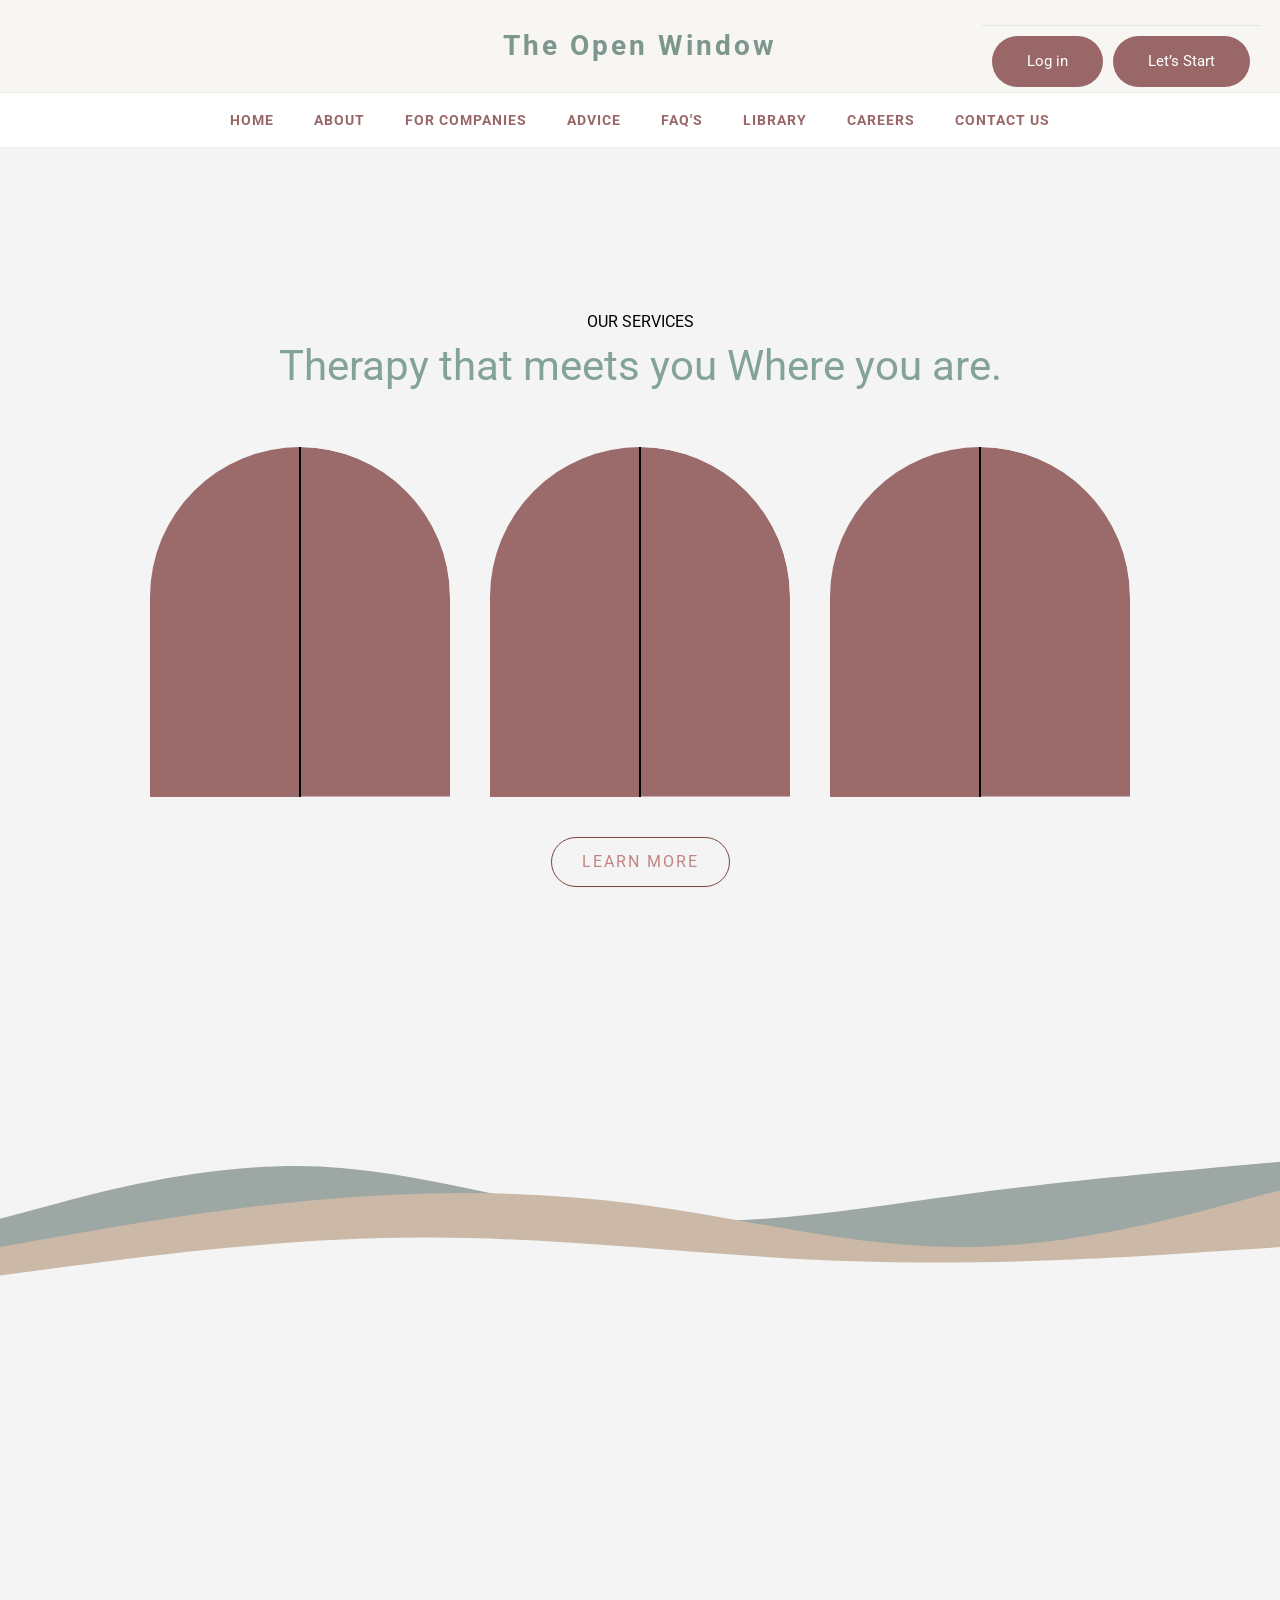
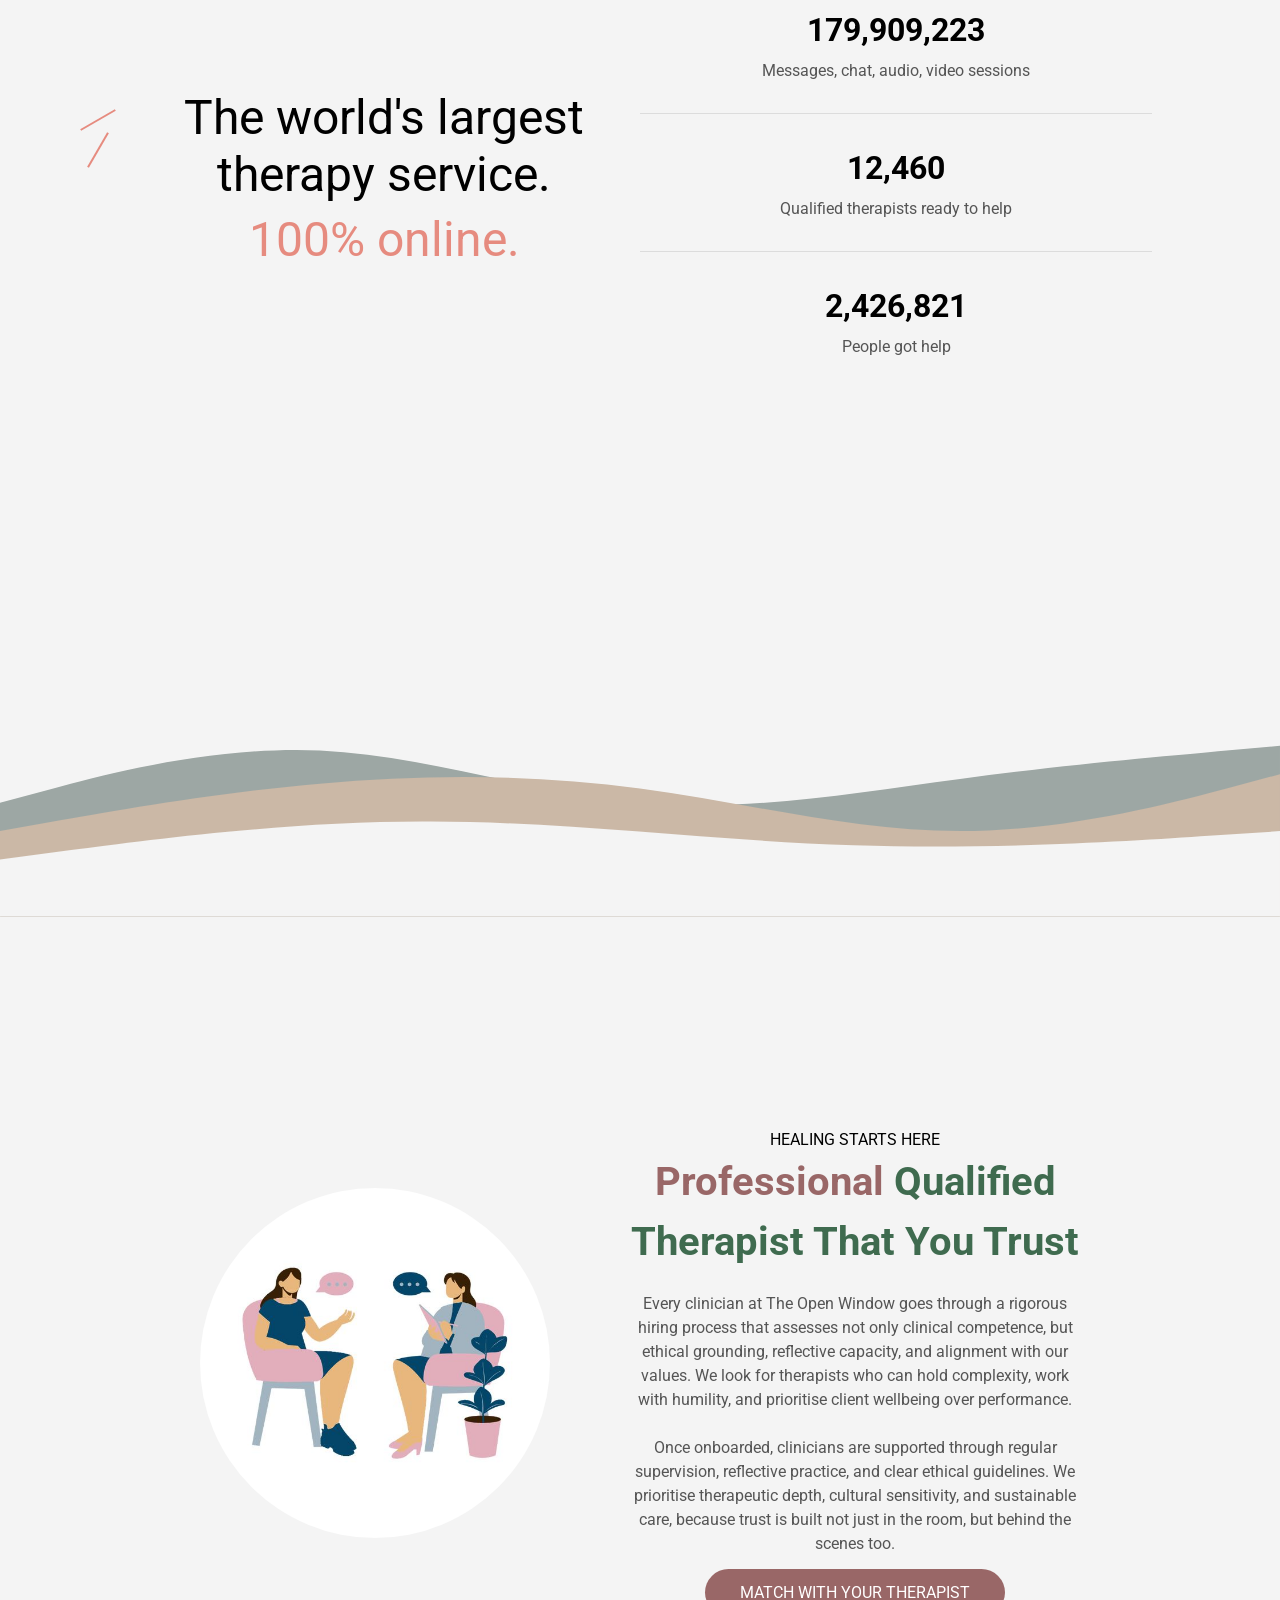
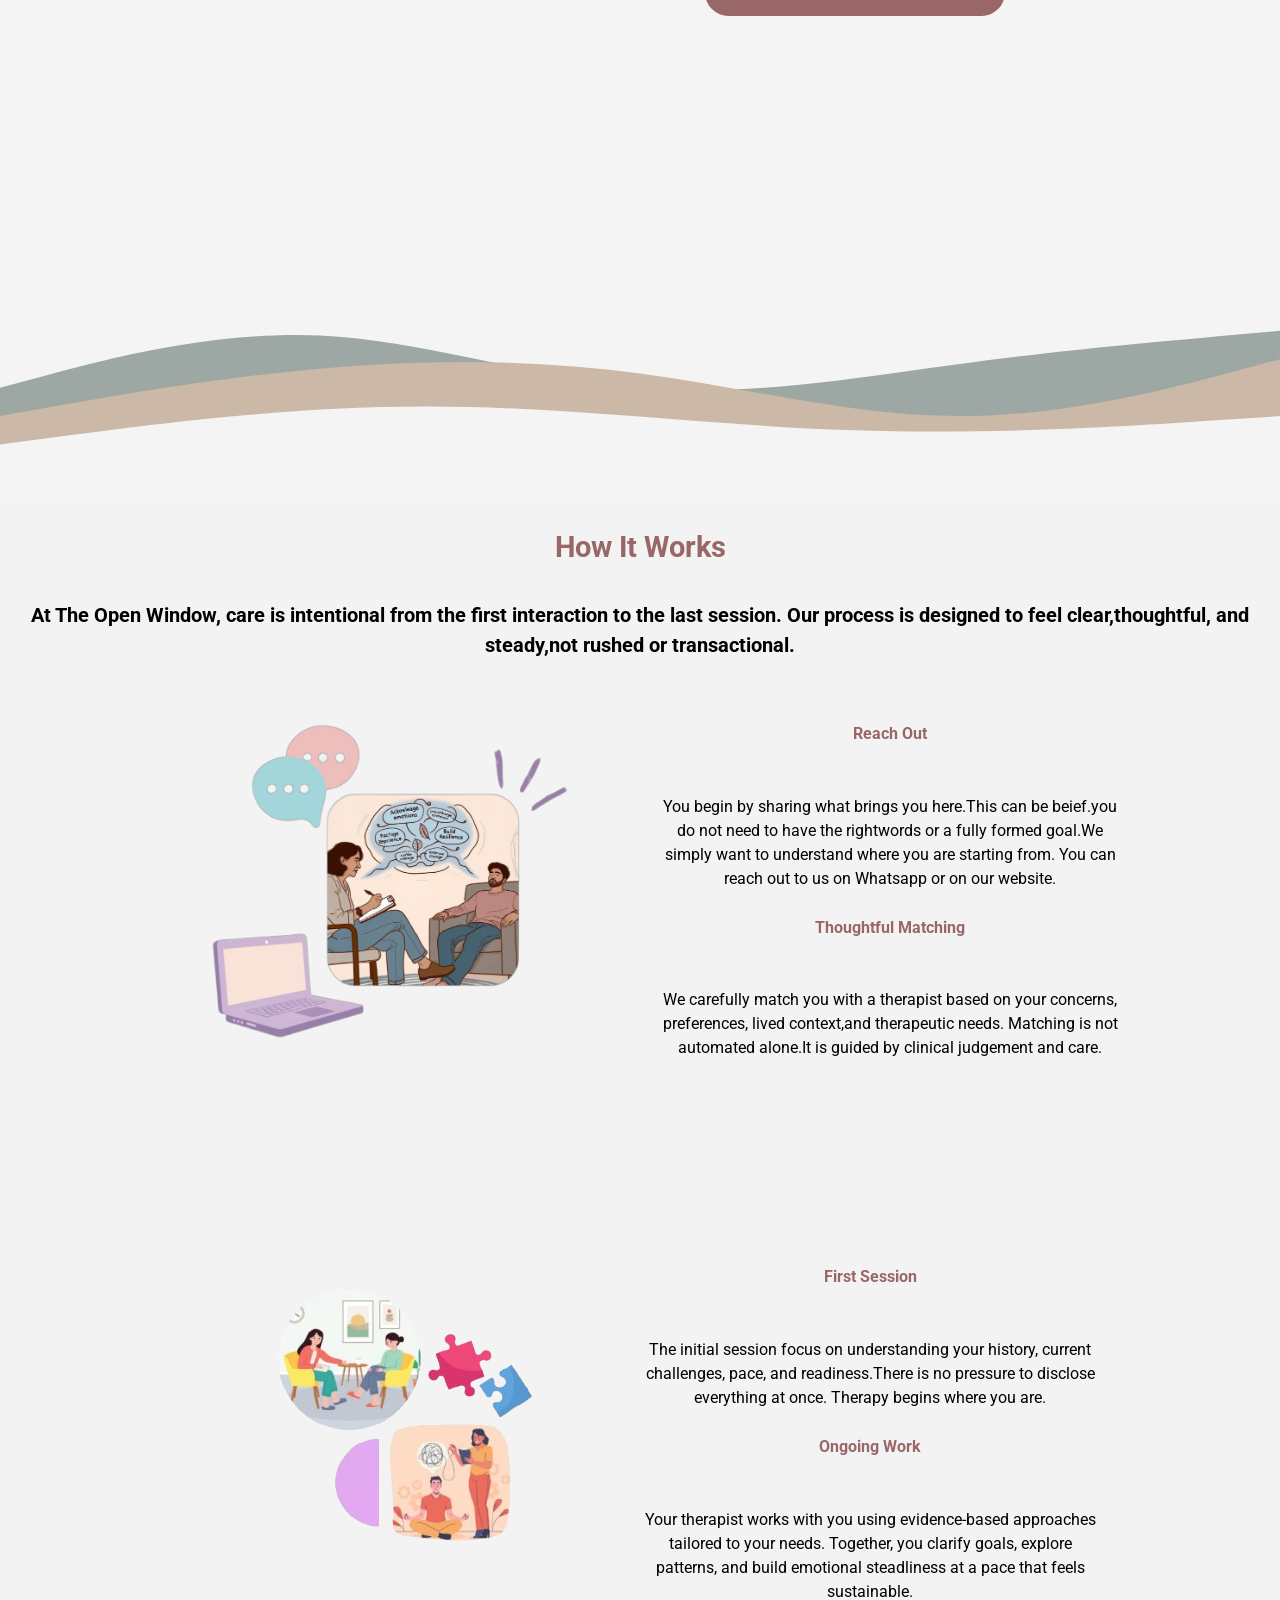
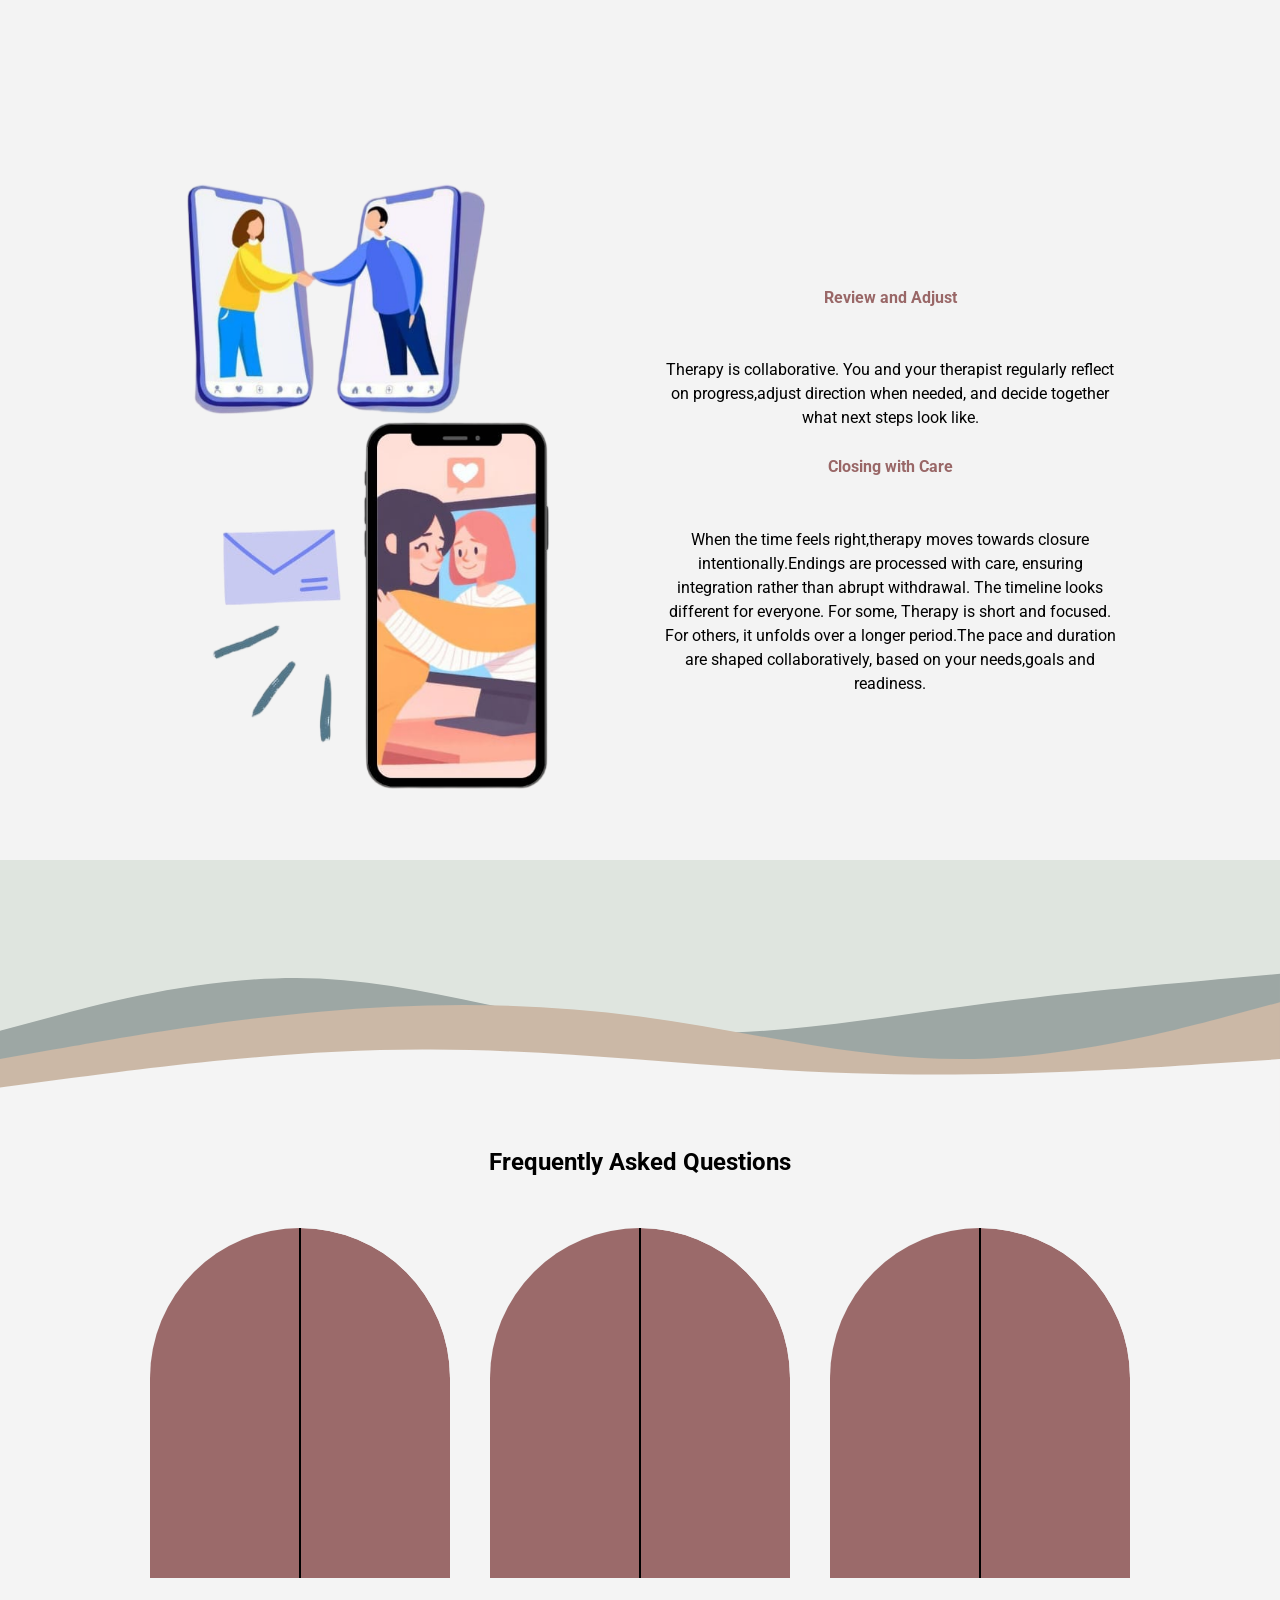
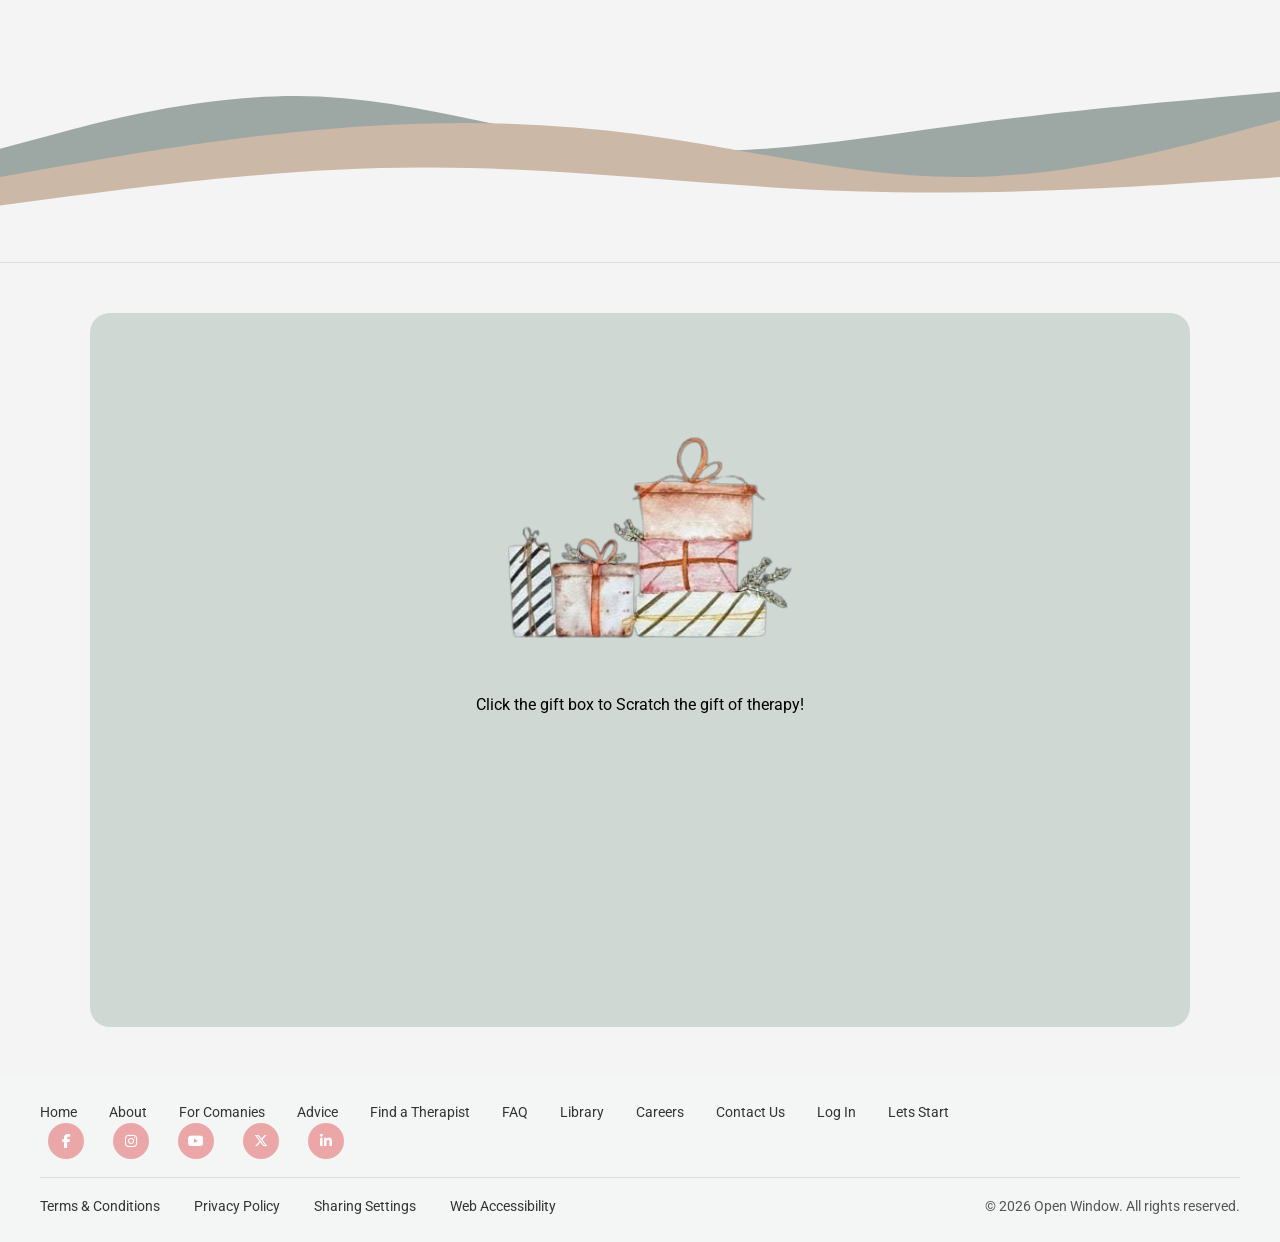
<file: index.html>
<!DOCTYPE html>
<html lang="en">

<head>
  <meta charset="UTF-8">
  <meta name="viewport" content="width=device-width, initial-scale=1.0">
  <title>The Open Window</title>
  <link rel="stylesheet" href="style.css">
  <link rel="stylesheet" href="https://cdnjs.cloudflare.com/ajax/libs/font-awesome/6.5.0/css/all.min.css">
  <link rel="stylesheet" href="https://fonts.googleapis.com/css2?family=Roboto:wght@400;700&display=swap"
    rel="stylesheet">


</head>

<body>

  <!-- BRAND HEADER -->
  <header class="brand-header">
    <h1 class="brand">The Open Window</h1>
    <!-- <p class="tagline">Mental Health</p> -->
  </header>

  <!-- NAVBAR -->
  <nav class="navbar" id="navbar">
    <div class="menu-toggle" id="menu-toggle">&#9776;</div>

    <ul class="nav-links" id="nav-links">
      <li><a href="index.html">HOME</a></li>
      <li><a href="about.html">ABOUT</a></li>
      <li><a href="forcompanies.html">FOR COMPANIES</a></li>
      <li><a href="advise.html">ADVICE</a></li>
      <li><a href="individual.html">FAQ'S</a></li>
      <li><a href="library.html">LIBRARY</a></li>
      <li><a href="careers.html">CAREERS</a></li>
      <li><a href="contactus.html">CONTACT US</a></li>
      <!-- <li><a href="#">LOG IN</a></li>
    <li><a href="#">LET'S START</a></li> -->
  </ul>
  </nav>



  <div class="auth-bar">
    <a href="login.html" class="login-btn">Log in</a>
    <a href="getstart.html" class="start-btn">Let’s Start</a>
  </div>
  <!-- i make this change  -->
  <!-- </header> -->

  <!-- SERVICES SECTION -->
  <section class="services">
    <p class="SUBtitle"> OUR SERVICES</p>
    <h1 class="title">Therapy that meets you Where you are.</h1>



    <section class="windows-section">

      <div class="windows-container">

        <!-- Window 1 -->
        <div class="wrapper">

          <div class="inside-content">
            <h1>For Individuals</h1>
            <img src="indivisual-removebg-preview.png" alt="minion" class="individual-img">
          </div>

          <div class="door left-door">
            <div class="shapeup"></div>
            <div class="shapelow"></div>
          </div>

          <div class="door right-door">
            <div class="shapeup"></div>
            <div class="shapelow"></div>
          </div>

        </div>
        </a>


        <!-- Window 2 -->
        <div class="wrapper">

          <div class="inside-content">
            <h1>For Couples</h1>
            <img src="couple-removebg-preview.png" alt="minion" class="couple-img">
          </div>

          <div class="door left-door">
            <div class="shapeup"></div>
            <div class="shapelow"></div>
          </div>

          <div class="door right-door">
            <div class="shapeup"></div>
            <div class="shapelow"></div>
          </div>

        </div>


        <!-- Window 3 -->
        <div class="wrapper">

          <div class="inside-content">
            <h1>For Teens</h1>
            <img src="teens-removebg-preview.png" alt="minion" class="teen-img">
          </div>

          <div class="door left-door">
            <div class="shapeup"></div>
            <div class="shapelow"></div>
          </div>

          <div class="door right-door">
            <div class="shapeup"></div>
            <div class="shapelow"></div>
          </div>

        </div>
        </a>

      </div>
    </section>


    <!--  -->




    <!-- <h1 class="title">Therapy that meets you <em> Where you are </em>.</h1> -->

    <!-- <div class="card-container">

      

      

      <div class="service-card peach">
        <div class="icon">
          <!-- 🌿 -->
    <!-- </div>
        <h2>Individual Therapy</h2>
        <p>Lorem ipsum quis dolor sit amet, consectetur.</p>
      </div>

      <div class="service-card sage">
        <div class="icon"> -->
    <!-- 🌱 -->
    <!-- </div>
        <h2>Couples Therapy</h2>
        <p>Lorem ipsum quis dolor sit amet, consectetur.</p>
      </div>

      <div class="service-card peach">
        <div class="icon"> -->
    <!-- 🍃 -->
    <!-- </div>
        <h2>Teens Therapy</h2>
        <p>Lorem ipsum quis dolor sit amet, consectetur.</p>
      </div>

    </div>  -->
    <!--  -->
    <!--  -->


    <!-- <div class="video-container">
  <video autoplay muted loop playsinline class="service-video">
    <source src="single.mp4" type="video/mp4">
   
  </video>
</div>

<div class="video-container">
  <video autoplay muted loop playsinline class="service-video">
    <source src="couple.mp4" type="video/mp4">
   
  </video>
</div>

<div class="video-container">
  <video autoplay muted loop playsinline class="service-video">
    <source src="kidss.mp4" type="video/mp4">
   
  </video>
</div> -->

    <!-- <div class="video-container">
  <video autoplay muted loop playsinline class="service-video">
    <source src="single.mp4" type="video/mp4">
  </video> -->
    <!-- <p class="video-text">Individual Therapy</p> -->


    <!-- <video autoplay muted loop playsinline class="service-video">
    <source src="couple.mp4" type="video/mp4">
  </video> -->
    <!-- <p class="video-text">Couples Therapy</p> -->

    <!-- <video autoplay muted loop playsinline class="service-video">
    <source src="kidss.mp4" type="video/mp4">
  </video> -->
    <!-- <p class="video-text">Teens Therapy</p> -->
    <!-- </div> -->


    <div class="card-container">

      <!-- Individual Therapy -->
      <!-- <div class="service-card peach">
        <div class="card-door"></div>
        <div class="card-content">
          <h2>Individual Therapy</h2>
          <p></p>
        </div>
        <div class="bird-container">
          <div class="bird">
            <svg viewBox="0 0 64 64">
              <path d="M2 32c16-8 32-8 60-30-4 20-20 32-32 34-12 2-16 2-28-4z" />
            </svg>
          </div>
        </div>
      </div> -->

      <!-- Couples Therapy -->
      <!-- <div class="service-card sage">
        <div class="card-door"></div>
        <div class="card-content">
          <h2>Couples Therapy</h2>
          <p></p>
        </div>
        <div class="bird-container">
          <div class="bird">
            <svg viewBox="0 0 64 64">
              <path d="M2 32c16-8 32-8 60-30-4 20-20 32-32 34-12 2-16 2-28-4z" />
            </svg>
          </div>
          <div class="bird">
            <svg viewBox="0 0 64 64">
              <path d="M2 32c16-8 32-8 60-30-4 20-20 32-32 34-12 2-16 2-28-4z" />
            </svg>
          </div>
        </div>
      </div> -->

      <!-- Teens Therapy -->
      <!-- <div class="service-card peach">
        <div class="card-door"></div>
        <div class="card-content">
          <h2>Teens Therapy</h2>
          <p></p>
        </div>
        <div class="bird-container">
          <div class="bird">
            <svg viewBox="0 0 64 64">
              <path d="M2 32c16-8 32-8 60-30-4 20-20 32-32 34-12 2-16 2-28-4z" />
            </svg>
          </div>
          <div class="bird">
            <svg viewBox="0 0 64 64">
              <path d="M2 32c16-8 32-8 60-30-4 20-20 32-32 34-12 2-16 2-28-4z" />
            </svg>
          </div>
          <div class="bird">
            <svg viewBox="0 0 64 64">
              <path d="M2 32c16-8 32-8 60-30-4 20-20 32-32 34-12 2-16 2-28-4z" />
            </svg>
          </div>
        </div>
      </div>

    </div> -->

      <!-- new buttons -->

      <!-- NEW BUTTONS -->


      <!--  -->


      <!-- <a href="about.html" class="learn-btn">LEARN MORE</a> -->
      <a href="#howSection" class="learn-btn">LEARN MORE</a>

      <!-- <button  class="learn-btn">LEARN MORE</button> -->


  </section>

  <!-- 
   <div class="how-waves">
        <svg viewBox="0 0 1440 320" preserveAspectRatio="none">

             MAIN WAVE -->
  <!-- <path class="wave-base" d="M0,120C240,200,480,80,720,140C960,200,1200,100,1440,140L1440,320L0,320Z">
            </path> -->

  <!-- SECOND WAVE -->
  <!-- <path class="wave-mid" d="M0,160C240,240,480,120,720,180C960,240,1200,140,1440,180L1440,320L0,320Z">
            </path> -->

  <!-- TOP WAVE -->
  <!-- <path class="wave-top" d="M0,200C240,280,480,160,720,220C960,280,1200,180,1440,220L1440,320L0,320Z">
            </path>

        </svg>
    </div> -->


  <div class="therapist-wave-wrapper">
    <svg viewBox="0 0 1440 320" class="therapist-wave">

      <!-- Back Wave -->
      <path fill="#9da7a4"
        d="M0,192L60,176C120,160,240,128,360,133.3C480,139,600,181,720,192C840,203,960,181,1080,165.3C1200,149,1320,139,1380,133.3L1440,128L1440,320L0,320Z">
      </path>

      <!-- Front Wave -->
      <path fill="#cbb8a6"
        d="M0,224L60,213.3C120,203,240,181,360,170.7C480,160,600,160,720,176C840,192,960,224,1080,224C1200,224,1320,192,1380,176L1440,160L1440,320L0,320Z">
      </path>

      <!-- White Wave -->
      <path fill="#F4F4F4"
        d="M0,256L80,245.3C160,235,320,213,480,213.3C640,213,800,235,960,240C1120,245,1280,235,1360,229.3L1440,224L1440,320L0,320Z">
      </path>

    </svg>
  </div>


  <!-- INTRO / STATS SECTION -->
  <section class="stats-section">

    <div class="stats-left reveal">
      <div class="decor-lines"></div>
      <h1>
        The world's largest<br>
        therapy service.<br>
        <span>100% online.</span>
      </h1>
    </div>

    <div class="stats-right">

      <div class="stat reveal">
        <h2 class="counter" data-target="462623718">0</h2>
        <p>Messages, chat, audio, video sessions</p>
      </div>
      <div class="line"></div>

      <div class="stat reveal">
        <h2 class="counter" data-target="32041">0</h2>
        <p>Qualified therapists ready to help</p>
      </div>

      <div class="line"></div>

      <div class="stat reveal">
        <h2 class="counter" data-target="6240398">0</h2>
        <p>People got help</p>
      </div>

    </div>
  </section>

  <!-- THERAPIST MERGED WAVE -->
  <div class="therapist-wave-wrapper">
    <svg viewBox="0 0 1440 320" class="therapist-wave">

      <!-- Back Wave -->
      <path fill="#9da7a4"
        d="M0,192L60,176C120,160,240,128,360,133.3C480,139,600,181,720,192C840,203,960,181,1080,165.3C1200,149,1320,139,1380,133.3L1440,128L1440,320L0,320Z">
      </path>

      <!-- Front Wave -->
      <path fill="#cbb8a6"
        d="M0,224L60,213.3C120,203,240,181,360,170.7C480,160,600,160,720,176C840,192,960,224,1080,224C1200,224,1320,192,1380,176L1440,160L1440,320L0,320Z">
      </path>

      <!-- White Wave -->
      <path fill="#F4F4F4"
        d="M0,256L80,245.3C160,235,320,213,480,213.3C640,213,800,235,960,240C1120,245,1280,235,1360,229.3L1440,224L1440,320L0,320Z">
      </path>

    </svg>
  </div>


  <!-- THERAPIST SECTION -->
  <section class="therapist-section">

    <div class="therapist-image reveal">
      <img src="profesional therapist.png" alt="Therapist">
    </div>

    <div class="therapist-content reveal">
      <!-- <p class="small-title">HEALING STARTS HERE</p> -->
      <p class="SUBtitle">HEALING STARTS HERE</p>

      <h2>
        <span>Professional</span> Qualified Therapist That You Trust <em></em>

      </h2>

      <p class="desc">
        Every clinician at The Open Window goes through a rigorous hiring process that assesses not only clinical
        competence, but ethical grounding, reflective capacity, and alignment with our values. We look for therapists
        who can hold complexity, work with humility, and prioritise client wellbeing over performance.

        <br></br>

        Once onboarded, clinicians are supported through regular supervision, reflective practice, and clear ethical
        guidelines. We prioritise therapeutic depth, cultural sensitivity, and sustainable care, because trust is built
        not just in the room, but behind the scenes too.


      </p>
      <!-- <button class="btn" > MATCH WITH YOUR THERAPIST</button>  -->
      <a href="getstart.html" class="btn">MATCH WITH YOUR THERAPIST</a>
      <!-- <a href="getstart.html" class="login-btn">MATCH WITH YOUR THERAPIST</a> -->

    </div>



  </section>
  <!-- how it works -->
  <!-- ===== WAVE BEFORE SECTION ===== -->
  <!-- HOW SECTION MERGED WAVES -->
  <!-- HOW SECTION WAVES -->
  <!-- <div class="how-waves">
    <svg viewBox="0 0 1440 320" preserveAspectRatio="none"> -->

  <!-- MAIN WAVE -->
  <!-- <path class="wave-base" d="M0,120C240,200,480,80,720,140C960,200,1200,100,1440,140L1440,320L0,320Z">
      </path> -->

  <!-- SECOND WAVE -->
  <!-- <path class="wave-mid" d="M0,160C240,240,480,120,720,180C960,240,1200,140,1440,180L1440,320L0,320Z">
      </path> -->

  <!-- TOP WAVE -->
  <!-- <path class="wave-top" d="M0,200C240,280,480,160,720,220C960,280,1200,180,1440,220L1440,320L0,320Z">
      </path>

    </svg>
  </div> -->

  <div class="therapist-wave-wrapper">
    <svg viewBox="0 0 1440 320" class="therapist-wave">

      <!-- Back Wave -->
      <path fill="#9da7a4"
        d="M0,192L60,176C120,160,240,128,360,133.3C480,139,600,181,720,192C840,203,960,181,1080,165.3C1200,149,1320,139,1380,133.3L1440,128L1440,320L0,320Z">
      </path>

      <!-- Front Wave -->
      <path fill="#cbb8a6"
        d="M0,224L60,213.3C120,203,240,181,360,170.7C480,160,600,160,720,176C840,192,960,224,1080,224C1200,224,1320,192,1380,176L1440,160L1440,320L0,320Z">
      </path>

      <!-- White Wave -->
      <path fill="#F4F4F4"
        d="M0,256L80,245.3C160,235,320,213,480,213.3C640,213,800,235,960,240C1120,245,1280,235,1360,229.3L1440,224L1440,320L0,320Z">
      </path>

    </svg>
  </div>


  <!-- ===== HOW IT WORKS ===== -->

  <section class="how-section" id="howSection">

    <h2 class="heading"><span>How It Works</span>
      <br></br>
      At The Open Window, care is intentional from the first interaction to the last session. Our process is designed to
      feel clear,thoughtful, and steady,not rushed or transactional.
    </h2>


    <div class="how-container">

      <!-- IMAGE -->
      <div class="how-image">
        <img src="WhatsApp Image 2026-02-19 at 1_uuid_f51aee2c-2fe1-44b6-afc3-0eea934e3bc7.png" alt="How it works">
      </div>

      <!-- TEXT -->
      <div class="how-text">
        <p><strong><span>Reach Out</span></strong></p>
        <br></br>
        You begin by sharing what brings you here.This can be beief.you do not need to have the rightwords or a fully
        formed goal.We simply want to understand where you are starting from. You can reach out to us on Whatsapp or on
        our website.
        <br></br>

        <p><strong><span>Thoughtful Matching</span></strong></p>

        <br></br>
        We carefully match you with a therapist based on your concerns, preferences, lived context,and therapeutic
        needs. Matching is not automated alone.It is guided by clinical judgement and care.


        </p>
      </div>


      <!-- second  -->

      <div class="how-image">
        <img src="new-removebg-preview.png" alt="How it works">
      </div>

      <!-- TEXT -->
      <div class="how-text">

        <p>
        <p><strong><span>First Session</span></strong></p>


        <br></br>
        The initial session focus on understanding your history, current challenges, pace, and readiness.There is no
        pressure to disclose everything at once. Therapy begins where you are.
        <br></br>

        <p><strong><span>Ongoing Work</span></strong></p>

        <br></br>
        Your therapist works with you using evidence-based approaches tailored to your needs. Together, you clarify
        goals, explore patterns, and build emotional steadliness at a pace that feels sustainable.


        </p>
      </div>

      <!-- third -->

      <div class="how-image">
        <img src="2nd (1).png" alt="How it works" class="third-photo-Review">
      </div>

      <!-- TEXT -->
      <div class="how-text">

        <p>
        <p><strong><span>Review and Adjust</span></strong></p>


        <br></br>
        Therapy is collaborative. You and your therapist regularly reflect on progress,adjust direction when needed, and
        decide together what next steps look like.
        <br></br>

        <p><strong><span>Closing with Care</span></strong></p>

        <br></br>
        When the time feels right,therapy moves towards closure intentionally.Endings are processed with care, ensuring
        integration rather than abrupt withdrawal. The timeline looks different for everyone. For some, Therapy is short
        and focused. For others, it unfolds over a longer period.The pace and duration are shaped collaboratively, based
        on your needs,goals and readiness.


        </p>
      </div>


    </div>
  </section>
  <!-- 
  </section> -->

  <!-- POPUP -->
  <div class="popup" id="popup">
    <div class="popup-box">
      <h3>Welcome</h3>
      <p>You reached this section!</p>
      <button onclick="closePopup()">Close</button>
    </div>
  </div>

  <!-- section 2 -->

  <!-- <section class="how-section">

    <h1 class="title">
      <!-- First Sessions -->

  <!-- </h1>

    <div class="how-container reveal"> -->

  <!-- IMAGE -->
  <!-- <div class="how-image">
        <img src="new-removebg-preview.png" alt="therapy">
      </div> -->

  <!-- TEXT -->
  <!-- <div class="how-text"> -->
  <!-- <h3>3.First Session</h3> -->
  <!-- <p>
        <p><strong>
            <span>First Session</span> </strong></p>


        <br></br>
        The initial session focus on understanding your history, current challenges, pace, and readiness.There is no
        pressure to disclose everything at once. Therapy begins where you are.
        <br></br>
        <p><strong><span>Ongoing Work</span> </strong></p>


        <br></br>
        Your therapist works with you using evidence-based approaches tailored to your needs. Together, you clarify
        goals, explore patterns, and build emotional steadliness at a pace that feels sustainable.
        </p>
      </div>

    </div>

  </section> -->

  <!-- <section class="wave-section">

    <div class="wave-top"> -->
  <!-- Back wave -->
  <!-- <svg viewBox="0 0 1440 200" preserveAspectRatio="none">
    <path d="M0,0 
             C300,100 600,130 900,100 
             C1200,70 1350,60 1440,90
             L1440,200 L0,200 Z"
          class="wave-front"/>
  </svg>

</div> -->

  <!-- Front wave -->
  <!-- <svg viewBox="0 0 1440 200" preserveAspectRatio="none">
        <path d="M0,150 C240,100 480,80 720,110 C960,140 1200,150 1440,130 L1440,0 L0,0 Z" class="wave2"></path>
      </svg>
    </div>

  </section> -->


  <!-- 3rd how to work -->

  <!-- <section class="therapy-section">

    <div class="therapy-container reveal"> -->

  <!-- IMAGE -->
  <!-- <div class="therapy-image">
        <img src="2nd (1).png" alt="Therapy">
      </div> -->

  <!-- TEXT -->
  <!-- <div class="therapy-text">
        <h2> -->
  <!-- 5. Review and Adjust -->
  <!-- </h2>
        <p>

        <p><strong><span>Review and Adjust</span></strong></p>

        <br></br>
        Therapy is collaborative. You and your therapist regularly reflect on progress,adjust direction when needed, and
        decide together what next steps look like.
        <br></br> -->
  <!-- 
        <p><strong><span>Closing with Care</span></strong></p>
        <br></br>
        When the time feels right,therapy moves towards closure intentionally.Endings are processed with care, ensuring
        integration rather than abrupt withdrawal. The timeline looks different for everyone. For some, Therapy is short
        and focused. For others, it unfolds over a longer period.The pace and duration are shaped collaboratively, based
        on your needs,goals and readiness.
        </p>
      </div>

    </div>

  </section> -->


  <!-- faq before waves -->

  <!-- MERGED WAVE -->
  <div class="wave-wrapper">
    <svg viewBox="0 0 1440 320" class="wave">

      <!-- Back Wave -->
      <path fill="#9da7a4"
        d="M0,192L60,176C120,160,240,128,360,133.3C480,139,600,181,720,192C840,203,960,181,1080,165.3C1200,149,1320,139,1380,133.3L1440,128L1440,320L0,320Z">
      </path>

      <!-- Front Wave -->
      <path fill="#cbb8a6"
        d="M0,224L60,213.3C120,203,240,181,360,170.7C480,160,600,160,720,176C840,192,960,224,1080,224C1200,224,1320,192,1380,176L1440,160L1440,320L0,320Z">
      </path>

      <!-- white wave  -->

      <path fill="#F4F4F4"
        d="
        M0,256L80,245.3C160,235,320,213,480,213.3C640,213,800,235,960,240C1120,245,1280,235,1360,229.3L1440,224L1440,320L0,320Z">
      </path>

    </svg>
  </div>

  <!-- FAQ -->

  <h2><strong>Frequently Asked Questions</strong></h2>
  <br></br>


  <section class="windows-section">

    <div class="windows-container">

      <!-- Window 1 -->
      <a href="individual.html" class="wrapper-link">
        <div class="wrapper">
          <!-- <div class="wrapper" onclick="window.location.href='individual.html'"></div> -->

          <div class="inside-content">
            <h1>For Individuals</h1>
            <!-- <img src="indivisual-removebg-preview.png" alt="minion"  class="individual-img"> -->
          </div>

          <div class="door left-door">
            <div class="shapeup"></div>
            <div class="shapelow"></div>
          </div>

          <div class="door right-door">
            <div class="shapeup"></div>
            <div class="shapelow"></div>
          </div>

        </div>
      </a>


      <!-- Window 2 -->
      <a href="organization.html" class="wrapper-link">

        <div class="wrapper">

          <div class="inside-content">
            <h1>For Organization</h1>
            <!-- <img src="couple-removebg-preview.png" alt="minion"  class="couple-img"> -->
          </div>




          <div class="door left-door">
            <div class="shapeup"></div>
            <div class="shapelow"></div>
          </div>

          <div class="door right-door">
            <div class="shapeup"></div>
            <div class="shapelow"></div>
          </div>

        </div>
      </a>


      <!-- Window 3 -->
      <a href="participants.html" class="wrapper-link">

        <div class="wrapper">

          <div class="inside-content">
            <h1>For Therapists & Practitioners</h1>
            <!-- <img src="teens-removebg-preview.png" alt="minion" class="teen-img"> -->
          </div>

          <div class="door left-door">
            <div class="shapeup"></div>
            <div class="shapelow"></div>
          </div>

          <div class="door right-door">
            <div class="shapeup"></div>
            <div class="shapelow"></div>
          </div>

        </div>

    </div>
    </a>


    <!-- <div class="video-container" onclick="window.location.href='individual.html';">
    <video autoplay muted loop playsinline class="service-video">
      <source src="indivisual.mp4" type="video/mp4">
    </video> -->
    <!-- <p class="video-text">Individual Therapy</p> -->

    <!-- <a href="organization.html" class="video-link"></a> -->
    <!-- 
    <video autoplay muted loop playsinline class="service-video">
      <source src="organization.mp4" type="video/mp4">
    </video>
    </a> -->
    <!-- <p class="video-text">Couples Therapy</p> -->
    <!-- <a href="participants.html" class="video-link"></a>
    <video autoplay muted loop playsinline class="service-video">
      <source src="therapist.mp4" type="video/mp4">
    </video>
    </a> -->
    <!-- <p class="video-text">Teens Therapy</p> -->
    <!-- </div> -->


    <!--  -->

    <!-- 
<div class="video-container">

  
  <div class="video-card" onclick="window.location.href='individual.html';">
    <video autoplay muted loop playsinline class="service-video">
      <source src="indivisual.mp4" type="video/mp4">
    </video>
    <p class="video-text">For Individual</p>
  </div>

  <div class="video-card" onclick="window.location.href='organization.html';">
    <video autoplay muted loop playsinline class="service-video">
      <source src="organization.mp4" type="video/mp4">
    </video>
    <p class="video-text">For Organization</p>
  </div>

  <div class="video-card" onclick="window.location.href='participants.html';">
    <video autoplay muted loop playsinline class="service-video">
      <source src="therapist.mp4" type="video/mp4">
    </video>
    <p class="video-text">For Therapists and Practitioners </p>
  </div>
</div> -->


    <!--  -->
    <!-- <section class="faq-section">
    <h2><Frequently Asked Questions</h2>

    <div class="card-container">
      <div class="faq-card" onclick="openPage('individual.html')">
        <h3>For Individuals</h3>
        <p></p>
      </div>

      <div class="faq-card green" onclick="openPage('organization.html')">
        <h3> For Organisations</h3>
        <p></p>
      </div>

      <div class="faq-card" onclick="openPage('participants.html')">
        <h3> For Therapists And Practitioners</h3>
        <p></p>
      </div>
    </div>
  </section>
 -->


    <!-- <p class="faq-subtitle">
    Your frequently asked questions FOR Individuals....
  </p>

  <div class="faq-container">

    <div class="faq-item">
      <button class="faq-question">
        What kind of support do you offer?
        <span>+</span>
      </button>
      <div class="faq-answer">
        <p>This is the answer to the question. You can write details here.</p>
      </div>
    </div>

    <div class="faq-item">
      <button class="faq-question">
        Who are your Therapists and Practitioners?
        <span>+</span>
      </button>
      <div class="faq-answer">
        <p>This is the answer to the question. You can write details here.</p>
      </div>
    </div>

    <div class="faq-item">
      <button class="faq-question">
        How do I know if therapy is right for me?
        <span>+</span>
      </button>
      <div class="faq-answer">
        <p>This is the answer to the question. You can write details here.</p>
      </div>
    </div>

    <div class="faq-item">
      <button class="faq-question">
        What can I expect in my first session?
        <span>+</span>
      </button>
      <div class="faq-answer">
        <p>This is the answer to the question. You can write details here.</p>
      </div>
    </div>

  </div>
</section>

 CTA SECTION -->
    <!-- <section class="cta-section reveal"> -->
    <!-- <a href="#" class="faq-link">More frequently asked questions</a> -->

    <!-- <button class="cta-btn">Get started</button>
</section>

<section class="process-section">
  <h1 class="section-title">Frequently Asked Questions</h1>
  <p class="faq-subtitle">
    Your frequently asked questions FOR Organization.......
  </p>


  <div class="accordion-container">

    <div class="accordion-item">
      <button class="accordion-question">
        How is your EAP different from Standard offerings?
        <span>+</span>
      </button>
      <div class="accordion-answer">
        <p>
          i can write the detailed ans later.
        </p>
      </div>
    </div>

    <div class="accordion-item">
      <button class="accordion-question">
        Do your leadership workshops go beyond awareness sessions?
        <span>+</span>
      </button>
      <div class="accordion-answer">
        <p>
        </p>
   

<  CTA SECTION -->
    <!-- <section class="cta-section reveal">
    <a href="#" class="faq-link">More frequently asked questions</a>

    <button class="cta-btn">Get started</button>
  </section> -->

    <!-- GIFT MEMBERSHIP SECTION -->
    <!-- <section class="gift-section reveal">
    <div class="gift-container">

      <div class="gift-text">
        <h2>
          <span>Sometimes</span> the most meaningful gift is support.
        </h2>

        <p>
          Gift therapy allows you to offer someone professional mental health care with thoughtfulness and  respect.Whether it is for a loved one going through a difficult time,a life transition,or simply needing space to talk,this is a gift rooted in care,not assumptions. 
          <br></br>
          Gift session are confidential, flexible, and guided by the recipient's comfort and consent.
        </p>

        <button class="gift-btn">Gift a membership</button>
      </div>

      <div class="gift-image">
        <img src="gift.jpg" alt="Gift membership">
      </div>

    </div>
  </section> -->


    <!-- <div class="gift-container">

      <div class="gift-text">
        <h2>
          <span>Sometimes</span> the most meaningful gift is support.
        </h2>

        <p>
          Gift therapy allows you to offer someone professional mental health care with thoughtfulness and  respect.Whether it is for a loved one going through a difficult time,a life transition,or simply needing space to talk,this is a gift rooted in care,not assumptions. 
          <br></br>
          Gift session are confidential, flexible, and guided by the recipient's comfort and consent.
        </p>

        <button class="gift-btn">Gift a membership</button>
      </div>

      <div class="gift-image">
        <img src="gift.jpg" alt="Gift membership">
      </div>

    </div>
  </section> -->
    <div class="therapist-wave-wrapper">
      <svg viewBox="0 0 1440 320" class="therapist-wave">

        <!-- Back Wave -->
        <path fill="#9da7a4"
          d="M0,192L60,176C120,160,240,128,360,133.3C480,139,600,181,720,192C840,203,960,181,1080,165.3C1200,149,1320,139,1380,133.3L1440,128L1440,320L0,320Z">
        </path>

        <!-- Front Wave -->
        <path fill="#cbb8a6"
          d="M0,224L60,213.3C120,203,240,181,360,170.7C480,160,600,160,720,176C840,192,960,224,1080,224C1200,224,1320,192,1380,176L1440,160L1440,320L0,320Z">
        </path>

        <!-- White Wave -->
        <path fill="#F4F4F4"
          d="M0,256L80,245.3C160,235,320,213,480,213.3C640,213,800,235,960,240C1120,245,1280,235,1360,229.3L1440,224L1440,320L0,320Z">
        </path>

      </svg>
    </div>




    <section class="gift-section">

      <div class="gift-box-trigger">
        <img src="giftbox-removebg-preview.png" alt="Open Gift">
        <p>
          Click the gift box to Scratch the gift of therapy!
        </p>
      </div>

      <!-- Scratch overlay -->
      <div class="scratch-overlay hidden">

        <canvas id="giftScratchCanvas"></canvas>
        <div class="scratch-text">Scratch to Reveal Gift Therapy</div>
      </div>

      <!-- Gift content -->
      <div class="gift-container">
        <div class="gift-text">
          <h2><span>Sometimes</span> the most meaningful gift is support.</h2>
          <p>
            Gift therapy allows you to offer someone professional mental health care with thoughtfulness and respect.
            Gift sessions are confidential, flexible, and guided by the recipient's comfort and consent.
          </p>
          <!-- <button class="gift-btn">Gift a membership</button> -->
        </div>
        <div class="gift-image">
          <img src="handgift.png" alt="Gift membership">
        </div>
      </div>
    </section>

    <!-- Footer -->
    <footer class="footer">
      <div class="footer-top">
        <div class="footer-links">
          <a href="index.html">Home</a>
          <a href="about.html">About</a>
          <a href="forcompanies.html">For Comanies</a>
          <a href="#">Advice</a>
          <a href="#">Find a Therapist</a>
          <a href="#">FAQ</a>
          <a href="#">Library</a>
          <a href="#">Careers</a>
          <a href="contactus.html">Contact Us</a>
          <a href="login.html">Log In </a>
          <a href="getstart.html">Lets Start</a>
        </div>

        <div class="social-icons">
          <a href="#"><i class="fab fa-facebook-f"></i></a>
          <a href="#"><i class="fab fa-instagram"></i></a>
          <a href="#"><i class="fab fa-youtube"></i></a>
          <a href="#"><i class="fab fa-x-twitter"></i></a>
          <a href="#"><i class="fab fa-linkedin-in"></i></a>
        </div>
      </div>

      <hr>

      <div class="footer-bottom">
        <div class="bottom-links">
          <a href="#">Terms & Conditions</a>
          <a href="#">Privacy Policy</a>
          <a href="#">Sharing Settings</a>
          <a href="#">Web Accessibility</a>
        </div>

        <div class="copyright">

          © 2026 Open Window. All rights reserved.
        </div>
      </div>
    </footer>



    <script src="script.js">


    </script>
</body>

</html>
</file>
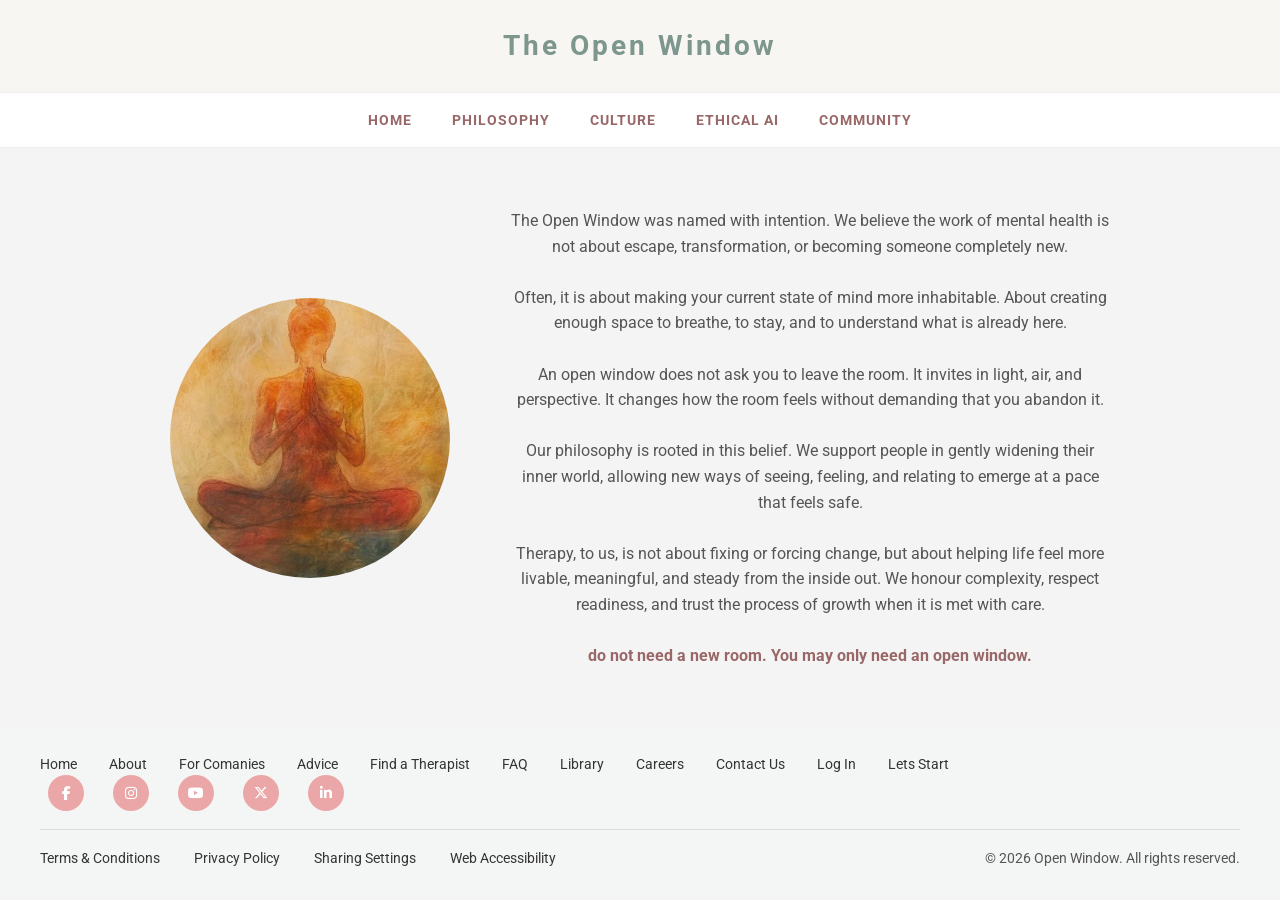
<file: about.html>
<!DOCTYPE html>
<html lang="en">

<head>
  <meta charset="UTF-8">
  <meta name="viewport" content="width=device-width, initial-scale=1.0">
  <title>The Open Window</title>
  <link rel="stylesheet" href="style.css">
  <link rel="stylesheet" href="https://cdnjs.cloudflare.com/ajax/libs/font-awesome/6.5.0/css/all.min.css">
  <link rel="stylesheet" href="https://fonts.googleapis.com/css2?family=Roboto:wght@400;700&display=swap"
    rel="stylesheet">
  <style>
    /* .wave svg {
    display: block;
    width: 100%;
    height: 150px;
}  */

    .how-image img {
      width: 100%;
      max-width: 350px;
      aspect-ratio: 1 / 1;
      border-radius: 50%;
      object-fit: cover;
      display: block;
      margin: 0 auto;
      display: flex;
      justify-content: center;
    }

    .how-waves svg {
    /* display: block;
    width: 100%; */
    height: 132px;
}

/* new css */
.how-container {
  display: flex;
  align-items: flex-start;   /* top-aligns content */
  justify-content: flex-start;
  gap: 60px;                 /* space between image & text */
  position: relative;        /* allows image to move freely */
  /* padding: 40px 20px; */
  flex-wrap: wrap;           /* for mobile */

    align-items: center;   /* 👈 auto adjusts vertically */
  justify-content: center;
 
  padding: 60px 20px;
  
}

/* IMAGE */
.how-image {
  position: relative;
                 /* move image slightly up */
  left: 0;                   /* push to the left corner */
  max-width: 280px;          /* controls size */
  flex-shrink: 0;            /* prevents shrinking on small screens */
}

.how-image img {
  width: 100%;
  border-radius: 50%;
  object-fit: cover;
  display: block;
}

/* TEXT */
.how-text {
  max-width: 600px;
  text-align: left;
  font-size: 16px;
  line-height: 1.6;
}

/* RESPONSIVE */
@media (max-width: 768px) {
  .how-container {
    flex-direction: column;
    align-items: center;
    padding: 20px 10px;
  }

  .how-image {
    top: 0;                  /* reset on mobile */
    left: 0;
    margin-bottom: 20px;
  }

  .how-text {
    max-width: 100%;
    text-align: center;
  }
}
  </style>
</head>

<body>

  <!-- BRAND HEADER -->
  <header class="brand-header">
    <h1 class="brand">The Open Window</h1>
    <!-- <p class="tagline">Mental Health</p> -->
  </header>

  <!-- NAVBAR -->
  <nav class="navbar" id="navbar">
    <div class="menu-toggle" id="menu-toggle">&#9776;</div>

    <ul class="nav-links" id="nav-links">
      <li><a href="index.html">HOME</a></li>
      <li><a href="phylosophy.html">PHILOSOPHY</a></li>
      <li><a href="culture.html">CULTURE</a></li>
      <li><a href="ethicalai.html">ETHICAL AI</a></li>
      <li><a href="community.html">COMMUNITY</a></li>
    </ul>
  </nav>

  <!-- ===== HOW IT WORKS ===== -->

  <div class="how-container">

    <!-- IMAGE -->
    <div class="how-image">
      <img src="phylosophy.png" alt="phylosophy">
    </div>

    <!-- TEXT -->
    <div class="how-text">
      <!-- <h3> At The Open Window, care is intentional from the first interaction to the last session. Our process is designed to feel clear,thoughtful, and steady,not rushed or transactional.</h3> -->
    <p>
                The Open Window was named with intention. We believe the work of mental health is not about escape,
                transformation, or becoming someone completely new. 
                <br></br>
                Often, it is about making your current state of mind
                more inhabitable. About creating enough space to breathe, to stay, and to understand what is already
                here.
                <br></br>
                An open window does not ask you to leave the room. It invites in light, air, and perspective. It
                changes how the room feels without demanding that you abandon it.
                <br></br>
                Our philosophy is rooted in this belief. We support people in gently widening their inner world,
                allowing new ways of seeing, feeling, and relating to emerge at a pace that feels safe.
                <br></br>
                 Therapy, to us,
                is not about fixing or forcing change, but about helping life feel more livable, meaningful, and steady
                from the inside out. We honour complexity, respect readiness, and trust the process of growth when it is
                met with care.
                <br></br>
                <p><strong><span> do not need a new room. You may only need an open window.</span></strong></p>
                <!-- You do not need a new room. You may only need an open window. -->



            </p>
    </div>

  </div>

  </section>
  <script>
    const toggle = document.getElementById("menu-toggle");
    const navLinks = document.getElementById("nav-links");

    toggle.addEventListener("click", function () {
      navLinks.classList.toggle("active");
    });
  </script>

  <!-- Footer -->
  <footer class="footer">
    <div class="footer-top">
      <div class="footer-links">
        <a href="index.html">Home</a>
        <a href="about.html">About</a>
        <a href="forcompanies.html">For Comanies</a>
        <a href="#">Advice</a>
        <a href="#">Find a Therapist</a>
        <a href="#">FAQ</a>
        <a href="#">Library</a>
        <a href="#">Careers</a>
        <a href="#">Contact Us</a>
        <a href="login.html">Log In </a>
        <a href="getstart.html">Lets Start</a>
      </div>

      <div class="social-icons">
        <a href="#"><i class="fab fa-facebook-f"></i></a>
        <a href="#"><i class="fab fa-instagram"></i></a>
        <a href="#"><i class="fab fa-youtube"></i></a>
        <a href="#"><i class="fab fa-x-twitter"></i></a>
        <a href="#"><i class="fab fa-linkedin-in"></i></a>
      </div>
    </div>

    <hr>

    <div class="footer-bottom">
      <div class="bottom-links">
        <a href="#">Terms & Conditions</a>
        <a href="#">Privacy Policy</a>
        <a href="#">Sharing Settings</a>
        <a href="#">Web Accessibility</a>
      </div>

      <div class="copyright">
        © 2026 Open Window. All rights reserved. 
      </div>
    </div>
  </footer>
</file>
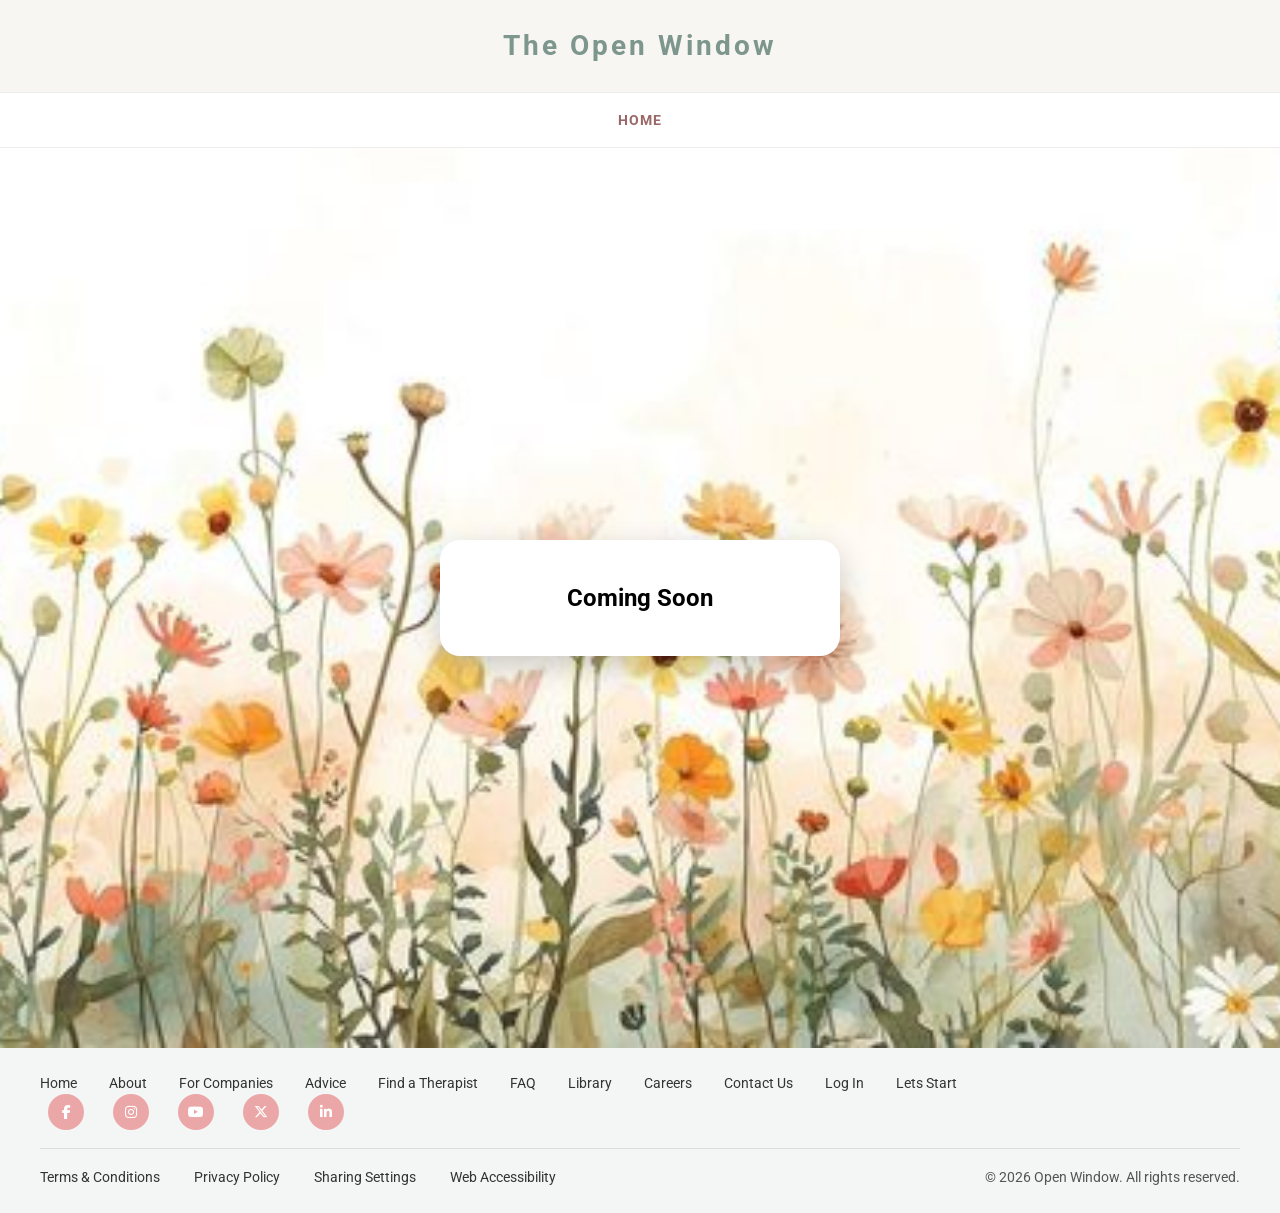
<file: advise.html>
<!DOCTYPE html>
<html lang="en">

<head>
    <meta charset="UTF-8">
    <meta name="viewport" content="width=device-width, initial-scale=1.0">
    <title>The Open Window</title>
    <link rel="stylesheet" href="style.css">
    <link rel="stylesheet" href="https://cdnjs.cloudflare.com/ajax/libs/font-awesome/6.5.0/css/all.min.css">

     <link rel="stylesheet" href="https://fonts.googleapis.com/css2?family=Roboto:wght@400;700&display=swap" rel="stylesheet">

    <style>
        /* .wave svg {
    display: block;
    width: 100%;
    height: 150px;
}  */

        .how-image img {
            width: 100%;
            max-width: 350px;
            aspect-ratio: 1 / 1;
            border-radius: 50%;
            object-fit: cover;
            display: block;
            margin: 0 auto;
        }
        /* Default desktop */
.nav-links {
  display: flex;
  list-style: none;
  gap: 30px;
}

/* Hide menu toggle on desktop */
.menu-toggle {
  display: none;
  font-size: 28px;
  cursor: pointer;
}

/* Mobile */
@media (max-width: 768px) {

  .menu-toggle {
    display: block;
  }

  .nav-links {
    position: absolute;
    top: 70px;
    right: 0;
    background: #cfd8d3;
    width: 100%;
    flex-direction: column;
    align-items: center;
    display: none;
    padding: 20px 0;
  }

  .nav-links.active {
    display: flex;
  }
}

/* ================= LOGIN BACKGROUND SECTION ================= */
.login-section{
  background:url("wallpaper\ \(1\).png") no-repeat center center;
  background-size:cover;
  min-height:100vh;
  display:flex;
  justify-content:center;
  align-items:center;
  position:relative;
  padding:40px 20px;
}

/* Overlay */
.login-section::before{
  content:"";
  position:absolute;
  inset:0;
  /* background: #f4f4f4;
  z-index: 1; */
  /* background:rgba(0,0,0,0.4); */
}

.login-section > *{
  position:relative;
  z-index:2;
  
}

/* ================= LOGIN CARD ================= */
.login-card{
  background:white;
  padding:40px;
  border-radius:20px;
  width:100%;
  max-width:400px;
  box-shadow:0 10px 30px rgba(0,0,0,0.2);
  text-align:center;
}

.login-card input{
  width:100%;
  padding:12px;
  margin-bottom:15px;
  border-radius:25px;
  border:1px solid #ccc;
}

.login-card button{
  width:100%;
  padding:12px;
  border:none;
  border-radius:25px;
  background:#f3aaaa;
  color:white;
  cursor:pointer;
  transition:0.3s;
}

.login-card button:hover{
  background:#996767;
}

.forgot{
  display:block;
  margin-top:10px;
  font-size:14px;
  text-decoration:none;
  color:#333;
}

.how-waves svg {
    display: block;
    width: 100%;
    height: 109px;
}
    </style>
</head>

<body>

    <!-- BRAND HEADER -->
    <header class="brand-header">
        <h1 class="brand">The Open Window</h1>
        <!-- <p class="tagline">Mental Health</p> -->
    </header>

    <!-- NAVBAR -->
    <nav class="navbar" id="navbar">
        <div class="menu-toggle" id="menu-toggle">&#9776;</div>

        <ul class="nav-links" id="nav-links">
            <li><a href="index.html">HOME</a></li>
          
        </ul>
    </nav>

   


   <section class="login-section">

  <div class="login-card">
    <h2>Coming Soon</h2>
    

</section>

    
       

     <script>
  const toggle = document.getElementById("menu-toggle");
  const navLinks = document.getElementById("nav-links");

  toggle.addEventListener("click", function () {
    navLinks.classList.toggle("active");
  });
</script>

      <!-- Footer -->
  <footer class="footer">
    <div class="footer-top">
      <div class="footer-links">
        <a href="index.html">Home</a>
        <a href="about.html">About</a>
        <a href="forcompanies.html">For Companies</a>
        <a href="">Advice</a>
        <a href="advise.html">Find a Therapist</a>
        <a href="individual.html">FAQ</a>
        <a href="#">Library</a>
        <a href="#">Careers</a>
        <a href="contactus.html">Contact Us</a>
        <a href="login.html">Log In </a>
        <a href="getstart.html">Lets Start</a>
      </div>

      <div class="social-icons">
        <a href="#"><i class="fab fa-facebook-f"></i></a>
        <a href="#"><i class="fab fa-instagram"></i></a>
        <a href="#"><i class="fab fa-youtube"></i></a>
        <a href="#"><i class="fab fa-x-twitter"></i></a>
        <a href="#"><i class="fab fa-linkedin-in"></i></a>
      </div>
    </div>

    <hr>

    <div class="footer-bottom">
      <div class="bottom-links">
        <a href="#">Terms & Conditions</a>
        <a href="#">Privacy Policy</a>
        <a href="#">Sharing Settings</a>
        <a href="#">Web Accessibility</a>
      </div>

      <div class="copyright">
        © 2026 Open Window. All rights reserved. 
      </div>
    </div>
  </footer>
</file>
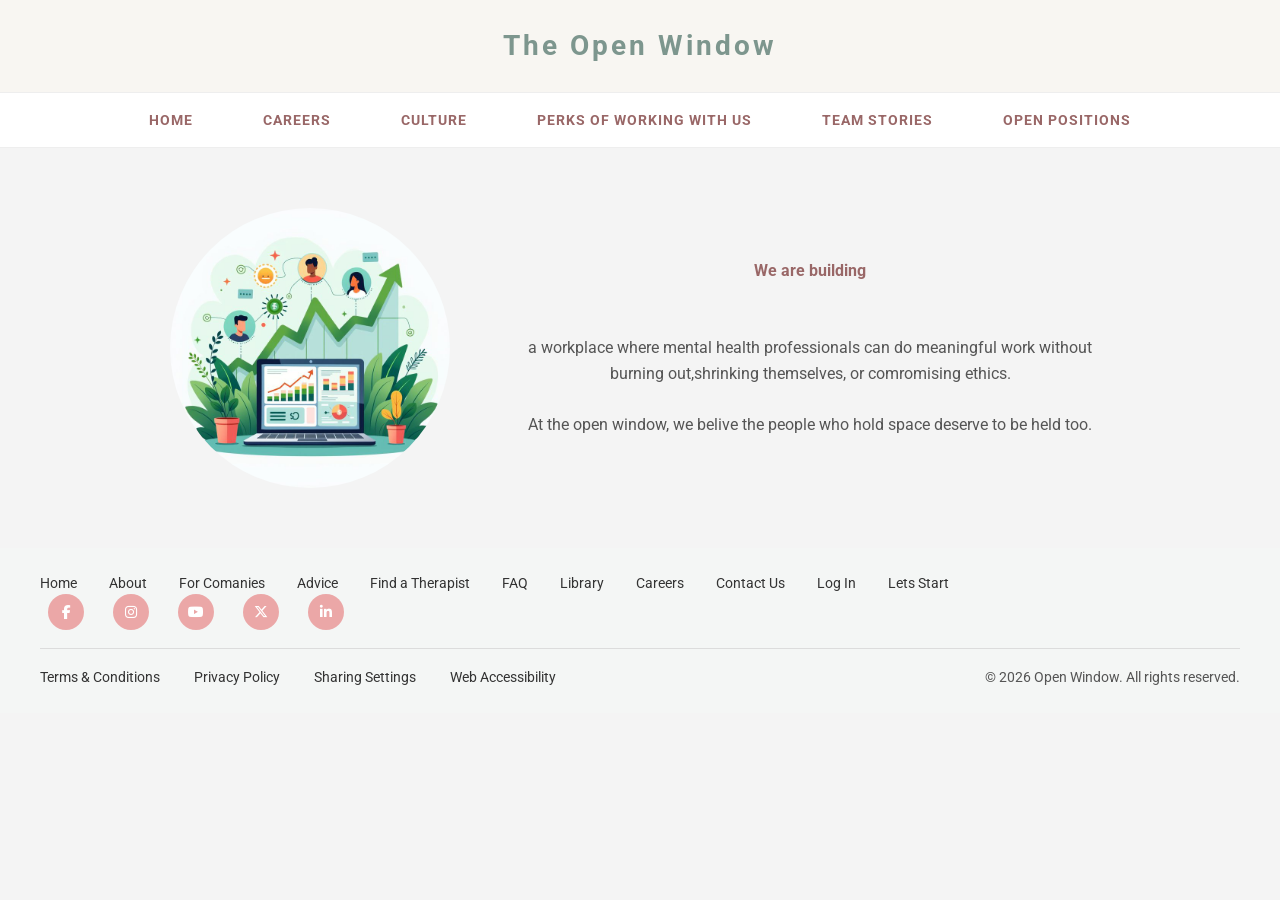
<file: careers.html>
<!DOCTYPE html>
<html lang="en">

<head>
    <meta charset="UTF-8">
    <meta name="viewport" content="width=device-width, initial-scale=1.0">
    <title>The Open Window</title>
    <link rel="stylesheet" href="style.css">
    <link rel="stylesheet" href="https://cdnjs.cloudflare.com/ajax/libs/font-awesome/6.5.0/css/all.min.css">
 <link rel="stylesheet" href="https://fonts.googleapis.com/css2?family=Roboto:wght@400;700&display=swap" rel="stylesheet">
    <style>
        /* .wave svg {
    display: block;
    width: 100%;
    height: 150px;
}  */

        .how-image img {
            width: 100%;
            max-width: 350px;
            aspect-ratio: 1 / 1;
            border-radius: 50%;
            object-fit: cover;
            display: block;
            margin: 0 auto;
        }

        /* Default desktop */
.nav-links {
  display: flex;
  list-style: none;
  gap: 30px;
}

/* Hide menu toggle on desktop */
.menu-toggle {
  display: none;
  font-size: 28px;
  cursor: pointer;
}

/* Mobile */
@media (max-width: 768px) {

  .menu-toggle {
    display: block;
  }

  .nav-links {
    position: absolute;
    top: 70px;
    right: 0;
    background: #cfd8d3;
    width: 100%;
    flex-direction: column;
    align-items: center;
    display: none;
    padding: 20px 0;
  }

  .nav-links.active {
    display: flex;
  }
}
 .how-waves svg {
    /* display: block;
    width: 100%; */
    height: 132px;
}

/* new css */
.how-container {
  display: flex;
  align-items: flex-start;   /* top-aligns content */
  justify-content: flex-start;
  gap: 60px;                 /* space between image & text */
  position: relative;        /* allows image to move freely */
  /* padding: 40px 20px; */
  flex-wrap: wrap;           /* for mobile */

    align-items: center;   /* 👈 auto adjusts vertically */
  justify-content: center;
 
  padding: 60px 20px;
  
}

/* IMAGE */
.how-image {
  position: relative;
                 /* move image slightly up */
  left: 0;                   /* push to the left corner */
  max-width: 280px;          /* controls size */
  flex-shrink: 0;            /* prevents shrinking on small screens */
}

.how-image img {
  width: 100%;
  border-radius: 50%;
  object-fit: cover;
  display: block;
}

/* TEXT */
.how-text {
  max-width: 600px;
  text-align: left;
  font-size: 16px;
  line-height: 1.6;
}

/* RESPONSIVE */
@media (max-width: 768px) {
  .how-container {
    flex-direction: column;
    align-items: center;
    padding: 20px 10px;
  }

  .how-image {
    top: 0;                  /* reset on mobile */
    left: 0;
    margin-bottom: 20px;
  }

  .how-text {
    max-width: 100%;
    text-align: center;
  }
}
    </style>
</head>

<body>

    <!-- BRAND HEADER -->
    <header class="brand-header">
        <h1 class="brand">The Open Window</h1>
        <!-- <p class="tagline">Mental Health</p> -->
    </header>

    <!-- NAVBAR -->
    <nav class="navbar" id="navbar">
        <div class="menu-toggle" id="menu-toggle">&#9776;</div>

        <ul class="nav-links" id="nav-links">
            <li><a href="index.html">HOME</a></li>
            <li><a href="careers.html">CAREERS</a></li>
            <li><a href="cultureee.html">CULTURE</a></li>
            <li><a href="workwithus.html">PERKS OF WORKING WITH US</a></li>
            <li><a href="teamstory.html">TEAM STORIES</a></li>
            <li><a href="openposition.html">OPEN POSITIONS</a></li>
        </ul>
    </nav>


    <!-- ===== HOW IT WORKS ===== -->

    <div class="how-container">

        <!-- IMAGE -->
        <div class="how-image">
            <img src="careear.png" alt="phylosophy">
        </div>

        <!-- TEXT -->
        <div class="how-text">
            <p><strong><span> We are building </span></strong></p>
             <br></br>
            <p>
               a workplace where mental health professionals can do meaningful work without burning out,shrinking themselves, or comromising ethics.
 <br></br>
               At the open window, we belive the people who hold space deserve to be held too.
 


            </p>
        </div>

    </div>

    </section>

   
        <script>
  const toggle = document.getElementById("menu-toggle");
  const navLinks = document.getElementById("nav-links");

  toggle.addEventListener("click", function () {
    navLinks.classList.toggle("active");
  });
</script>
    

  <!-- Footer -->
  <footer class="footer">
    <div class="footer-top">
      <div class="footer-links">
        <a href="index.html">Home</a>
        <a href="about.html">About</a>
        <a href="#">For Comanies</a>
        <a href="#">Advice</a>
        <a href="#">Find a Therapist</a>
        <a href="#">FAQ</a>
        <a href="#">Library</a>
        <a href="careers.html">Careers</a>
        <a href="#">Contact Us</a>
        <a href="login.html">Log In </a>
        <a href="getstart.html">Lets Start</a>
      </div>

      <div class="social-icons">
        <a href="#"><i class="fab fa-facebook-f"></i></a>
        <a href="#"><i class="fab fa-instagram"></i></a>
        <a href="#"><i class="fab fa-youtube"></i></a>
        <a href="#"><i class="fab fa-x-twitter"></i></a>
        <a href="#"><i class="fab fa-linkedin-in"></i></a>
      </div>
    </div>

    <hr>

    <div class="footer-bottom">
      <div class="bottom-links">
        <a href="#">Terms & Conditions</a>
        <a href="#">Privacy Policy</a>
        <a href="#">Sharing Settings</a>
        <a href="#">Web Accessibility</a>
      </div>

      <div class="copyright">
        © 2026 Open Window. All rights reserved. 
      </div>
    </div>
  </footer>
</file>
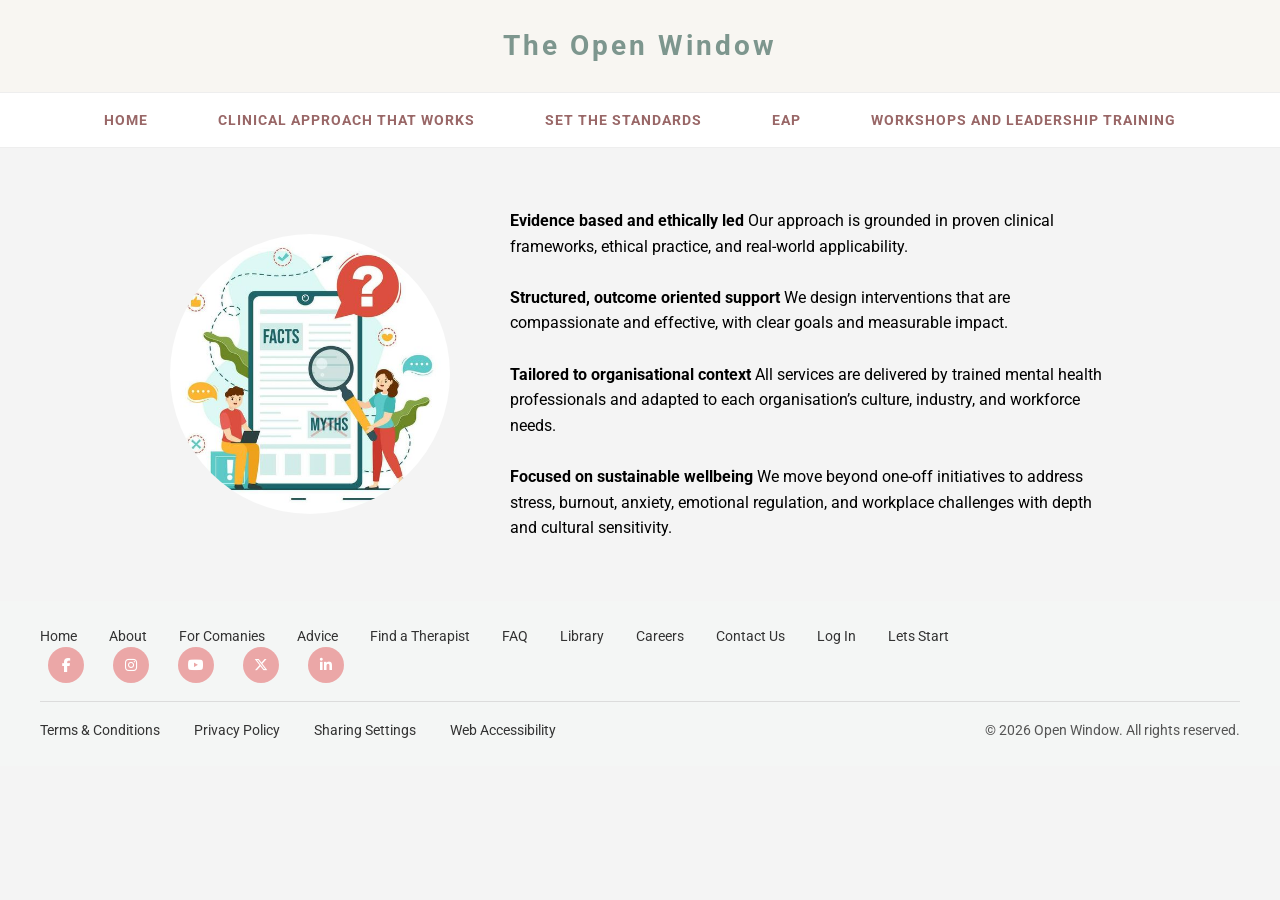
<file: clinicalapp.html>
<!DOCTYPE html>
<html lang="en">

<head>
    <meta charset="UTF-8">
    <meta name="viewport" content="width=device-width, initial-scale=1.0">
    <title>The Open Window</title>
    <link rel="stylesheet" href="style.css">
    <link rel="stylesheet" href="https://cdnjs.cloudflare.com/ajax/libs/font-awesome/6.5.0/css/all.min.css">
 <link rel="stylesheet" href="https://fonts.googleapis.com/css2?family=Roboto:wght@400;700&display=swap" rel="stylesheet">
    <style>
        /* .wave svg {
    display: block;
    width: 100%;
    height: 150px;
}  */

         .how-image img {
            width: 100%;
            max-width: 350px;
            aspect-ratio: 1 / 1;
            border-radius: 50%;
            object-fit: cover;
            display: block;
            margin: 0 auto;
        }

        /* Default desktop */
.nav-links {
  display: flex;
  list-style: none;
  gap: 30px;
}

/* Hide menu toggle on desktop */
.menu-toggle {
  display: none;
  font-size: 28px;
  cursor: pointer;
}

/* Mobile */
@media (max-width: 768px) {

  .menu-toggle {
    display: block;
  }

  .nav-links {
    position: absolute;
    top: 70px;
    right: 0;
    background: #cfd8d3;
    width: 100%;
    flex-direction: column;
    align-items: center;
    display: none;
    padding: 20px 0;
  }

  .nav-links.active {
    display: flex;
  }
}
 .how-waves svg {
    /* display: block;
    width: 100%; */
    height: 132px;
}

/* new css */
.how-container {
  display: flex;
  align-items: flex-start;   /* top-aligns content */
  justify-content: flex-start;
  gap: 60px;                 /* space between image & text */
  position: relative;        /* allows image to move freely */
  /* padding: 40px 20px; */
  flex-wrap: wrap;           /* for mobile */

    align-items: center;   /* 👈 auto adjusts vertically */
  justify-content: center;
 
  padding: 60px 20px;
  
}

/* IMAGE */
.how-image {
  position: relative;
               /* move image slightly up */
  left: 0;                   /* push to the left corner */
  max-width: 280px;          /* controls size */
  flex-shrink: 0;            /* prevents shrinking on small screens */
}

.how-image img {
  width: 100%;
  border-radius: 50%;
  object-fit: cover;
  display: block;
}

/* TEXT */
.how-text {
  max-width: 600px;
  text-align: left;
  font-size: 16px;
  line-height: 1.6;
}

/* RESPONSIVE */
@media (max-width: 768px) {
  .how-container {
    flex-direction: column;
    align-items: center;
    padding: 20px 10px;
  }

  .how-image {
    top: 0;                  /* reset on mobile */
    left: 0;
    margin-bottom: 20px;
  }

  .how-text {
    max-width: 100%;
    text-align: center;
  }
}

    </style>
</head>

<body>

    <!-- BRAND HEADER -->
    <header class="brand-header">
        <h1 class="brand">The Open Window</h1>
        <!-- <p class="tagline">Mental Health</p> -->
    </header>

    <!-- NAVBAR -->
    <nav class="navbar" id="navbar">
        <div class="menu-toggle" id="menu-toggle">&#9776;</div>

        <ul class="nav-links" id="nav-links">
            <li><a href="index.html">HOME</a></li>
            <li><a href="clinicalapp.html">CLINICAL APPROACH THAT WORKS</a></li>
            <li><a href="setthestandard.html">SET THE STANDARDS</a></li>
            <li><a href="eap.html">EAP</a></li>
            <li><a href="workwithus.html">WORKSHOPS AND LEADERSHIP TRAINING</a></li>
            <!-- <li><a href="openposition.html">OPEN POSITIONS</a></li> -->
        </ul>
    </nav>

    <!-- ===== HOW IT WORKS ===== -->

   <section class="middle-bg">

  <div class="how-container">

      <div class="how-image">
          <img src="evidence.png" alt="phylosophy">
      </div>

      <div class="how-text">
       <strong>  Evidence based and ethically led</strong>
Our approach is grounded in proven clinical frameworks, ethical practice, and real-world applicability.

<br></br>

<strong>   Structured, outcome oriented support </strong>
We design interventions that are compassionate and effective, with clear goals and measurable impact.
<br></br>
<strong>Tailored to organisational context</strong>
All services are delivered by trained mental health professionals and adapted to each organisation’s culture, industry, and workforce needs.
<br></br>
<strong>Focused on sustainable wellbeing</strong>
We move beyond one-off initiatives to address stress, burnout, anxiety, emotional regulation, and workplace challenges with depth and cultural sensitivity.
      </div>

  </div>

</section>

   
        <script>
  const toggle = document.getElementById("menu-toggle");
  const navLinks = document.getElementById("nav-links");

  toggle.addEventListener("click", function () {
    navLinks.classList.toggle("active");
  });
</script>
    

  <!-- Footer -->
  <footer class="footer">
    <div class="footer-top">
      <div class="footer-links">
        <a href="index.html">Home</a>
        <a href="about.html">About</a>
        <a href="forcompanies.html">For Comanies</a>
        <a href="#">Advice</a>
        <a href="#">Find a Therapist</a>
        <a href="#">FAQ</a>
        <a href="#">Library</a>
        <a href="careers.html">Careers</a>
        <a href="#">Contact Us</a>
        <a href="login.html">Log In </a>
        <a href="getstart.html">Lets Start</a>
      </div>

      <div class="social-icons">
        <a href="#"><i class="fab fa-facebook-f"></i></a>
        <a href="#"><i class="fab fa-instagram"></i></a>
        <a href="#"><i class="fab fa-youtube"></i></a>
        <a href="#"><i class="fab fa-x-twitter"></i></a>
        <a href="#"><i class="fab fa-linkedin-in"></i></a>
      </div>
    </div>

    <hr>

    <div class="footer-bottom">
      <div class="bottom-links">
        <a href="#">Terms & Conditions</a>
        <a href="#">Privacy Policy</a>
        <a href="#">Sharing Settings</a>
        <a href="#">Web Accessibility</a>
      </div>

      <div class="copyright">
        © 2026 Open Window. All rights reserved. 
      </div>
    </div>
  </footer>
</file>
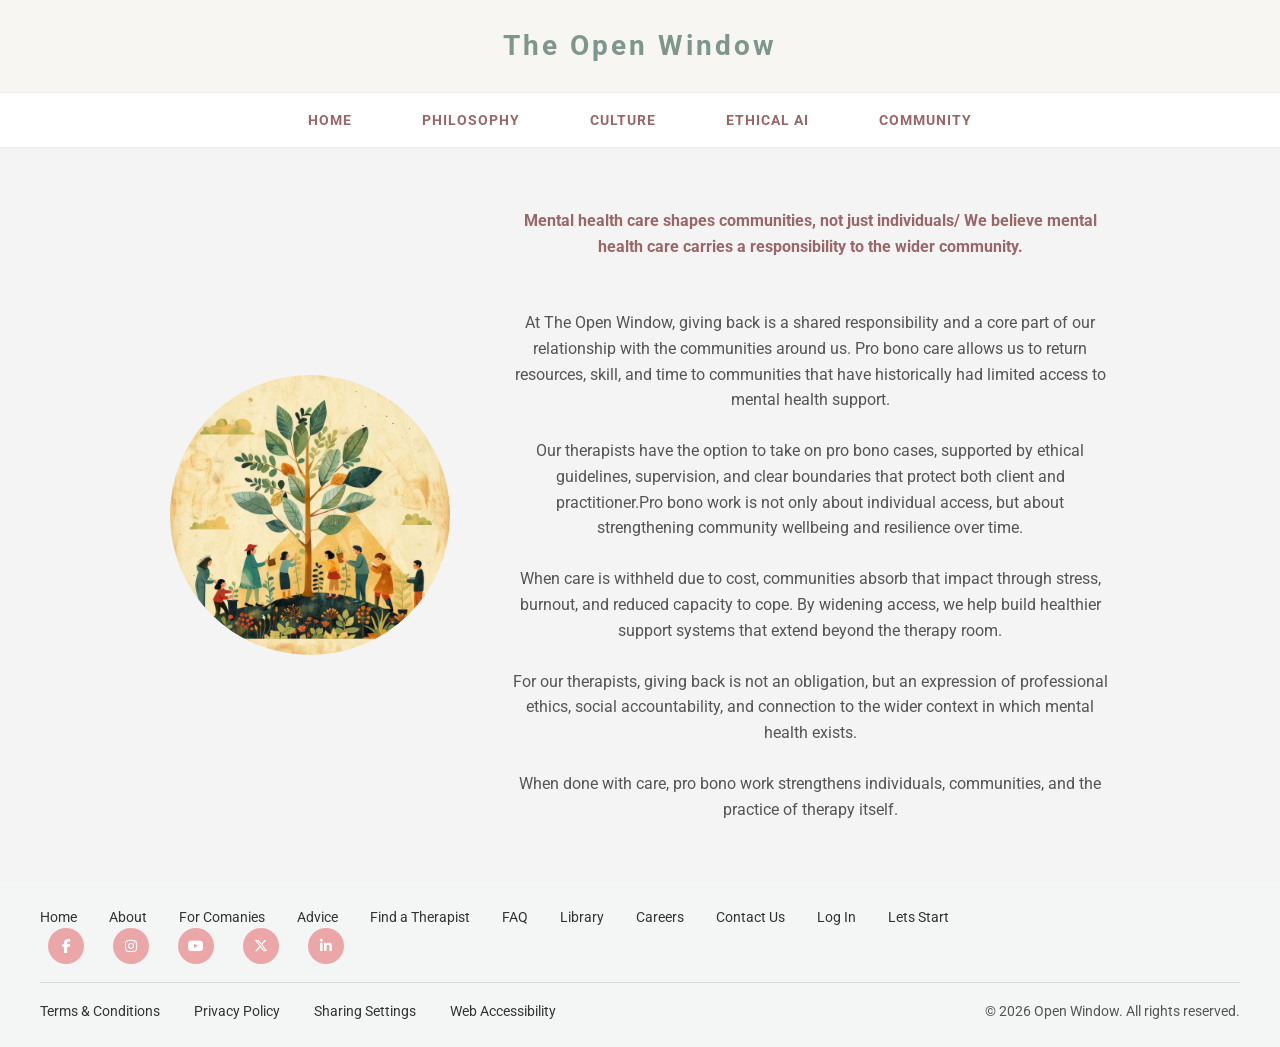
<file: community.html>
<!DOCTYPE html>
<html lang="en">

<head>
    <meta charset="UTF-8">
    <meta name="viewport" content="width=device-width, initial-scale=1.0">
    <title>The Open Window</title>
    <link rel="stylesheet" href="style.css">
    <link rel="stylesheet" href="https://cdnjs.cloudflare.com/ajax/libs/font-awesome/6.5.0/css/all.min.css">
 <link rel="stylesheet" href="https://fonts.googleapis.com/css2?family=Roboto:wght@400;700&display=swap" rel="stylesheet">
    <style>
        /* .wave svg {
    display: block;
    width: 100%;
    height: 150px;
}  */

        .how-image img {
            width: 100%;
            max-width: 350px;
            aspect-ratio: 1 / 1;
            border-radius: 50%;
            object-fit: cover;
            display: block;
            margin: 0 auto;
        }
        
        /* Default desktop */
.nav-links {
  display: flex;
  list-style: none;
  gap: 30px;
}

/* Hide menu toggle on desktop */
.menu-toggle {
  display: none;
  font-size: 28px;
  cursor: pointer;
}

/* Mobile */
@media (max-width: 768px) {

  .menu-toggle {
    display: block;
  }

  .nav-links {
    position: absolute;
    top: 70px;
    right: 0;
    background: #cfd8d3;
    width: 100%;
    flex-direction: column;
    align-items: center;
    display: none;
    padding: 20px 0;
  }

  .nav-links.active {
    display: flex;
  }
}
 .how-waves svg {
    /* display: block;
    width: 100%; */
    height: 132px;
}

/* new css */
.how-container {
  display: flex;
  align-items: flex-start;   /* top-aligns content */
  justify-content: flex-start;
  gap: 60px;                 /* space between image & text */
  position: relative;        /* allows image to move freely */
  /* padding: 40px 20px; */
  flex-wrap: wrap;           /* for mobile */

    align-items: center;   /* 👈 auto adjusts vertically */
  justify-content: center;
 
  padding: 60px 20px;
  
}

/* IMAGE */
.how-image {
  position: relative;
               /* move image slightly up */
  left: 0;                   /* push to the left corner */
  max-width: 280px;          /* controls size */
  flex-shrink: 0;            /* prevents shrinking on small screens */
}

.how-image img {
  width: 100%;
  border-radius: 50%;
  object-fit: cover;
  display: block;
}

/* TEXT */
.how-text {
  max-width: 600px;
  text-align: left;
  font-size: 16px;
  line-height: 1.6;
}

/* RESPONSIVE */
@media (max-width: 768px) {
  .how-container {
    flex-direction: column;
    align-items: center;
    padding: 20px 10px;
  }

  .how-image {
    top: 0;                  /* reset on mobile */
    left: 0;
    margin-bottom: 20px;
  }

  .how-text {
    max-width: 100%;
    text-align: center;
  }
}
    </style>
</head>

<body>

    <!-- BRAND HEADER -->
    <header class="brand-header">
        <h1 class="brand">The Open Window</h1>
        <!-- <p class="tagline">Mental Health</p> -->
    </header>

    <!-- NAVBAR -->
    <nav class="navbar" id="navbar">
        <div class="menu-toggle" id="menu-toggle">&#9776;</div>

        <ul class="nav-links" id="nav-links">
            <li><a href="index.html">HOME</a></li>
            <li><a href="phylosophy.html">PHILOSOPHY</a></li>
            <li><a href="culture.html">CULTURE</a></li>
            <li><a href="ethicalai.html">ETHICAL AI</a></li>
            <li><a href="community.html">COMMUNITY</a></li>
        </ul>
    </nav>

    <!-- ===== HOW IT WORKS ===== -->

    <div class="how-container">

        <!-- IMAGE -->
        <div class="how-image">
            <img src="community (2).png" alt="phylosophy">
        </div>

        <!-- TEXT -->
        <div class="how-text">
            <p><strong><span> Mental health care shapes communities, not just individuals/ We believe mental health care
                    carries a responsibility to the wider community.</strong></p>
            <br></br>
            <p>
                At The Open Window, giving back is a shared responsibility and a core part of our relationship with the
                communities around us. Pro bono care allows us to return resources, skill, and time to communities that
                have historically had limited access to mental health support.
<br></br>
                Our therapists have the option to take on pro bono cases, supported by ethical guidelines, supervision,
                and clear boundaries that protect both client and practitioner.Pro bono work is not only about
                individual access, but about strengthening community wellbeing and resilience over time.
<br></br>
                When care is withheld due to cost, communities absorb that impact through stress, burnout, and reduced
                capacity to cope. By widening access, we help build healthier support systems that extend beyond the
                therapy room.
<br></br>
                For our therapists, giving back is not an obligation, but an expression of professional ethics, social
                accountability, and connection to the wider context in which mental health exists.
<br></br>
                When done with care, pro bono work strengthens individuals, communities, and the practice of therapy
                itself.

            </p>
        </div>

    </div>

    </section>

 <script>
  const toggle = document.getElementById("menu-toggle");
  const navLinks = document.getElementById("nav-links");

  toggle.addEventListener("click", function () {
    navLinks.classList.toggle("active");
  });
</script>
      <!-- Footer -->
  <footer class="footer">
    <div class="footer-top">
      <div class="footer-links">
        <a href="index.html">Home</a>
        <a href="about.html">About</a>
        <a href="#">For Comanies</a>
        <a href="#">Advice</a>
        <a href="#">Find a Therapist</a>
        <a href="#">FAQ</a>
        <a href="#">Library</a>
        <a href="#">Careers</a>
        <a href="#">Contact Us</a>
        <a href="login.html">Log In </a>
        <a href="getstart.html">Lets Start</a>
      </div>

      <div class="social-icons">
        <a href="#"><i class="fab fa-facebook-f"></i></a>
        <a href="#"><i class="fab fa-instagram"></i></a>
        <a href="#"><i class="fab fa-youtube"></i></a>
        <a href="#"><i class="fab fa-x-twitter"></i></a>
        <a href="#"><i class="fab fa-linkedin-in"></i></a>
      </div>
    </div>

    <hr>

    <div class="footer-bottom">
      <div class="bottom-links">
        <a href="#">Terms & Conditions</a>
        <a href="#">Privacy Policy</a>
        <a href="#">Sharing Settings</a>
        <a href="#">Web Accessibility</a>
      </div>

      <div class="copyright">
        © 2026 Open Window. All rights reserved. 
      </div>
    </div>
  </footer>
</file>
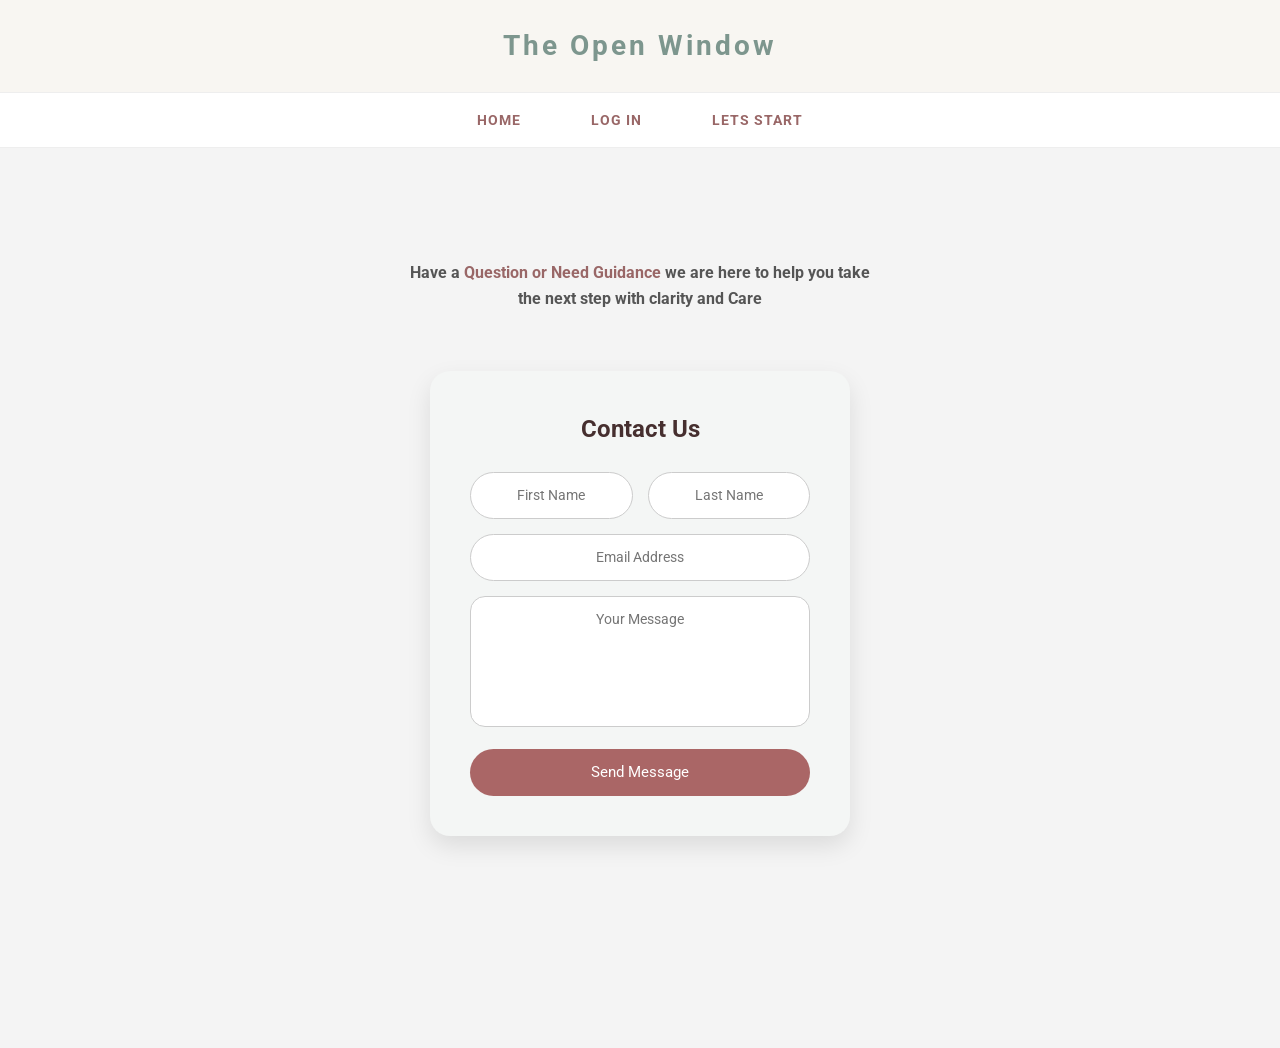
<file: contactus.html>
<!DOCTYPE html>
<html lang="en">

<head>
    <meta charset="UTF-8">
    <meta name="viewport" content="width=device-width, initial-scale=1.0">
    <title>The Open Window</title>
    <link rel="stylesheet" href="style.css">
    <link rel="stylesheet" href="https://cdnjs.cloudflare.com/ajax/libs/font-awesome/6.5.0/css/all.min.css">

     <link rel="stylesheet" href="https://fonts.googleapis.com/css2?family=Roboto:wght@400;700&display=swap" rel="stylesheet">

    <style>
        /* .wave svg {
    display: block;
    width: 100%;
    height: 150px;
}  */

        .how-image img {
            width: 100%;
            max-width: 350px;
            aspect-ratio: 1 / 1;
            border-radius: 50%;
            object-fit: cover;
            display: block;
            margin: 0 auto;
             
        }

        
        /* Default desktop */
.nav-links {
  display: flex;
  list-style: none;
  gap: 30px;
}

/* Hide menu toggle on desktop */
.menu-toggle {
  display: none;
  font-size: 28px;
  cursor: pointer;
}

/* Mobile */
@media (max-width: 768px) {

  .menu-toggle {
    display: block;
  }

  .nav-links {
    position: absolute;
    top: 70px;
    right: 0;
    background: #2a8553;
    width: 100%;
    flex-direction: column;
    align-items: center;
    display: none;
    padding: 20px 0;
  }

  .nav-links.active {
    display: flex;
  }
}
/* CONTACT SECTION */
.contact-container {
  display: flex;
  justify-content: center;
  align-items: center;
  padding: 60px 20px;
  
}

.contact-card {
  background: #f4f6f5;
  padding: 40px;
  border-radius: 20px;
  width: 100%;
  max-width: 500px;
  box-shadow: 0 10px 25px rgba(0,0,0,0.1);
}

.contact-card h2 {
  text-align: center;
  margin-bottom: 25px;
  color: #462f2f;
}

.input-row {
  display: flex;
  gap: 15px;
}

.contact-card input,
.contact-card textarea {
  width: 100%;
  padding: 12px 15px;
  margin-bottom: 15px;
  border-radius: 25px;
  border: 1px solid #ccc;
  font-size: 14px;
  outline: none;
}

.contact-card textarea {
  border-radius: 15px;
  resize: none;
}

.contact-card input:focus,
.contact-card textarea:focus {
  border-color: #3d7c4b;
}

.contact-card button {
  width: 100%;
  padding: 12px;
  border: none;
  border-radius: 25px;
  background: #aa6666;
  color: white;
  font-size: 15px;
  cursor: pointer;
  transition: 0.3s;
}

.contact-card button:hover {
  background: #996767;
}

/* Responsive */
@media (max-width: 600px) {
  .input-row {
    flex-direction: column;
  }
}

.how-waves svg {
    display: block;
    width: 100%;
    height: 100px;
}

/* 
.how-container {
    background-image: url("wallpaper.png");
     min-height: 100vh;
    background-size: cover;
    background-position: center;
    padding-top: 30px;
  
  display:flex;
  justify-content:center;
  align-items:center;
  position:relative;
  padding:40px 20px;
} */

.how-container {
    min-height: 100vh;
    width: 100%;

    /* background-image: url("wallpaper.png"); */
    background-size: cover;
    background-position: center;
    background-repeat: no-repeat;

    padding: 80px 20px;
}

.how-text {
    margin-bottom: 40px;
    text-align: center;
}


/* ================= FOOTER ================= */


    </style>
</head>

<body>

    <!-- BRAND HEADER -->
    <header class="brand-header">
        <h1 class="brand">The Open Window</h1>
        <!-- <p class="tagline">Mental Health</p> -->
    </header>

    <!-- NAVBAR -->
    <nav class="navbar" id="navbar">
        <div class="menu-toggle" id="menu-toggle">&#9776;</div>
    
    <ul class="nav-links" id="nav-links">
      <li><a href="index.html">HOME</a></li>

        <ul class="nav-links" id="nav-links">
            <li><a href="login.html">LOG IN</a></li>
            <li><a href="getstart.html">LETS START</a></li>
          
        </ul>
    </nav>


  


   

    
        <!-- TEXT -->

         <!-- ===== form  ===== -->
          <div class="how-container">
         

        <!-- TEXT -->
        <div class="how-text">
            <p><strong>Have a<span> Question or Need Guidance</span> we are here to help you take the next step with clarity and Care</strong></p>

         <!-- ===== CONTACT FORM ===== -->
<div class="contact-container">
  <div class="contact-card">
    <h2>Contact Us</h2>


    <form id="contactForm">
      <div class="input-row">
        <input type="text" id="firstName" placeholder="First Name" required>
        <input type="text" id="lastName" placeholder="Last Name" required>
      </div>

      <input type="email" id="email" placeholder="Email Address" required>

      <textarea id="message" rows="5" placeholder="Your Message" required></textarea>

      <button type="submit">Send Message</button>
    </form>
  </div>
</div>

   

     <script>
document.getElementById("contactForm").addEventListener("submit", function(e){
  e.preventDefault();

  const firstName = document.getElementById("firstName").value;
  const lastName = document.getElementById("lastName").value;
  const email = document.getElementById("email").value;
  const message = document.getElementById("message").value;

  const fullMessage =
    `Hello, my name is ${firstName} ${lastName}%0A` +
    `Email: ${email}%0A` +
    `Message: ${message}`;

  const phoneNumber = "YOURNUMBER"; // replace this

  window.open(`https://wa.me/${phoneNumber}?text=${fullMessage}`, "_blank");
});



</script>
</file>
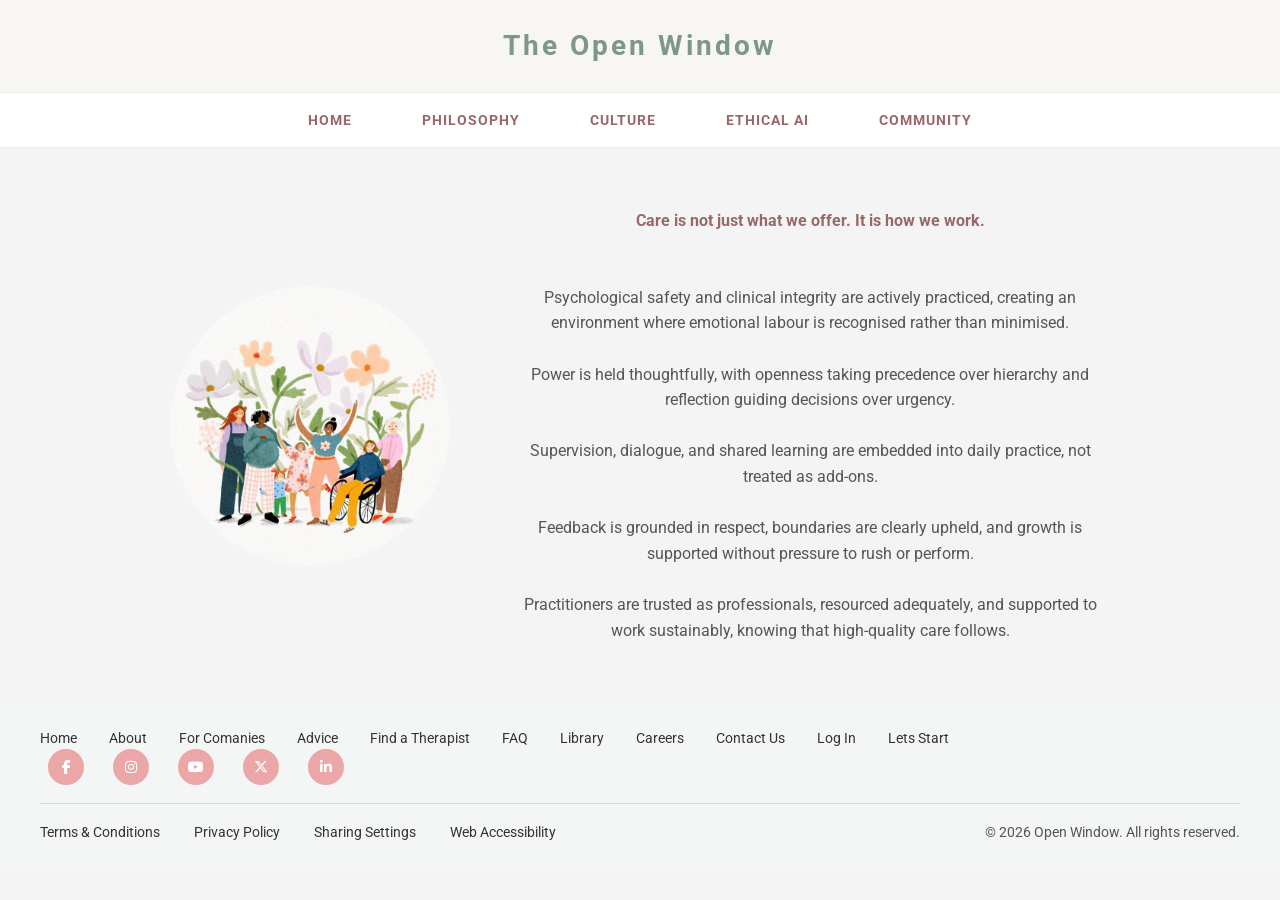
<file: culture.html>
<!DOCTYPE html>
<html lang="en">

<head>
    <meta charset="UTF-8">
    <meta name="viewport" content="width=device-width, initial-scale=1.0">
    <title>The Open Window</title>
    <link rel="stylesheet" href="style.css">
    <link rel="stylesheet" href="https://cdnjs.cloudflare.com/ajax/libs/font-awesome/6.5.0/css/all.min.css">
 <link rel="stylesheet" href="https://fonts.googleapis.com/css2?family=Roboto:wght@400;700&display=swap" rel="stylesheet">
    <style>
        /* .wave svg {
    display: block;
    width: 100%;
    height: 150px;
}  */

        .how-image img {
            width: 100%;
            max-width: 350px;
            aspect-ratio: 1 / 1;
            border-radius: 50%;
            object-fit: cover;
            display: block;
            margin: 0 auto;
        }

        
        /* Default desktop */
.nav-links {
  display: flex;
  list-style: none;
  gap: 30px;
}

/* Hide menu toggle on desktop */
.menu-toggle {
  display: none;
  font-size: 28px;
  cursor: pointer;
}

/* Mobile */
@media (max-width: 768px) {

  .menu-toggle {
    display: block;
  }

  .nav-links {
    position: absolute;
    top: 70px;
    right: 0;
    background: #cfd8d3;
    width: 100%;
    flex-direction: column;
    align-items: center;
    display: none;
    padding: 20px 0;
  }

  .nav-links.active {
    display: flex;
  }
}

 .how-waves svg {
    /* display: block;
    width: 100%; */
    height: 132px;
}

/* new css */
.how-container {
  display: flex;
  align-items: flex-start;   /* top-aligns content */
  justify-content: flex-start;
  gap: 60px;                 /* space between image & text */
  position: relative;        /* allows image to move freely */
  padding: 40px 20px;
  flex-wrap: wrap;           /* for mobile */
}

.how-container {
  display: flex;
  align-items: flex-start;   /* top-aligns content */
  justify-content: flex-start;
  gap: 60px;                 /* space between image & text */
  position: relative;        /* allows image to move freely */
  /* padding: 40px 20px; */
  flex-wrap: wrap;           /* for mobile */

    align-items: center;   /* 👈 auto adjusts vertically */
  justify-content: center;
 
  padding: 60px 20px;
  
}

/* IMAGE */
.how-image {
  position: relative;
                /* move image slightly up */
  left: 0;                   /* push to the left corner */
  max-width: 280px;          /* controls size */
  flex-shrink: 0;            /* prevents shrinking on small screens */
}

.how-image img {
  width: 100%;
  border-radius: 50%;
  object-fit: cover;
  display: block;
}

/* TEXT */
.how-text {
  max-width: 600px;
  text-align: left;
  font-size: 16px;
  line-height: 1.6;
}

/* RESPONSIVE */
@media (max-width: 768px) {
  .how-container {
    flex-direction: column;
    align-items: center;
    padding: 20px 10px;
  }

  .how-image {
    top: 0;                  /* reset on mobile */
    left: 0;
    margin-bottom: 20px;
  }

  .how-text {
    max-width: 100%;
    text-align: center;
  }
}
    </style>
</head>

<body>

    <!-- BRAND HEADER -->
    <header class="brand-header">
        <h1 class="brand">The Open Window</h1>
        <!-- <p class="tagline">Mental Health</p> -->
    </header>

    <!-- NAVBAR -->
    <nav class="navbar" id="navbar">
        <div class="menu-toggle" id="menu-toggle">&#9776;</div>

        <ul class="nav-links" id="nav-links">
            <li><a href="index.html">HOME</a></li>
            <li><a href="phylosophy.html">PHILOSOPHY</a></li>
            <li><a href="culture.html">CULTURE</a></li>
            <li><a href="ethicalai.html">ETHICAL AI</a></li>
            <li><a href="community.html">COMMUNITY</a></li>
        </ul>
    </nav>


    <!-- ===== HOW IT WORKS ===== -->

    <div class="how-container">

        <!-- IMAGE -->
        <div class="how-image">
            <img src="culture.png" alt="phylosophy">
        </div>

        <!-- TEXT -->
        <div class="how-text">
            <p><strong><span> Care is not just what we offer. It is how we work.</span></strong></p>
            <br></br>

            <p>
                Psychological safety and clinical integrity are actively practiced, creating an environment where emotional labour is recognised rather than minimised.
 <br></br>
Power is held thoughtfully, with openness taking precedence over hierarchy and reflection guiding decisions over urgency.
 <br></br>
Supervision, dialogue, and shared learning are embedded into daily practice, not treated as add-ons.
 <br></br>
Feedback is grounded in respect, boundaries are clearly upheld, and growth is supported without pressure to rush or perform.
 <br></br>
Practitioners are trusted as professionals, resourced adequately, and supported to work sustainably, knowing that high-quality care follows.



            </p>
        </div>

    </div>

    </section>

     <script>
  const toggle = document.getElementById("menu-toggle");
  const navLinks = document.getElementById("nav-links");

  toggle.addEventListener("click", function () {
    navLinks.classList.toggle("active");
  });
</script>

      <!-- Footer -->
  <footer class="footer">
    <div class="footer-top">
      <div class="footer-links">
        <a href="index.html">Home</a>
        <a href="about.html">About</a>
        <a href="#">For Comanies</a>
        <a href="#">Advice</a>
        <a href="#">Find a Therapist</a>
        <a href="#">FAQ</a>
        <a href="#">Library</a>
        <a href="#">Careers</a>
        <a href="#">Contact Us</a>
        <a href="login.html">Log In </a>
        <a href="getstart.html">Lets Start</a>
      </div>

      <div class="social-icons">
        <a href="#"><i class="fab fa-facebook-f"></i></a>
        <a href="#"><i class="fab fa-instagram"></i></a>
        <a href="#"><i class="fab fa-youtube"></i></a>
        <a href="#"><i class="fab fa-x-twitter"></i></a>
        <a href="#"><i class="fab fa-linkedin-in"></i></a>
      </div>
    </div>

    <hr>

    <div class="footer-bottom">
      <div class="bottom-links">
        <a href="#">Terms & Conditions</a>
        <a href="#">Privacy Policy</a>
        <a href="#">Sharing Settings</a>
        <a href="#">Web Accessibility</a>
      </div>

      <div class="copyright">
        © 2026 Open Window. All rights reserved.
      </div>
    </div>
  </footer>
</file>
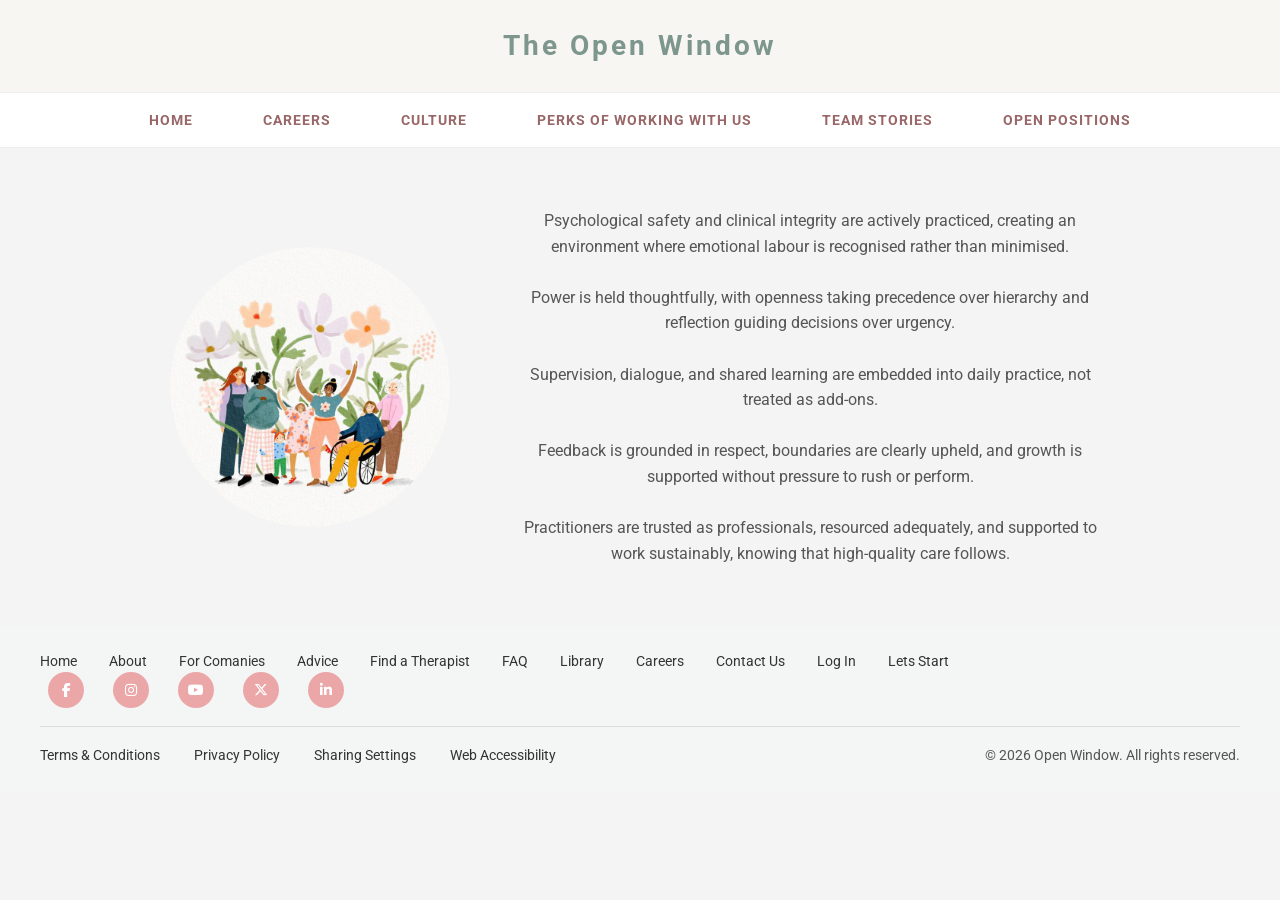
<file: cultureee.html>
<!DOCTYPE html>
<html lang="en">

<head>
    <meta charset="UTF-8">
    <meta name="viewport" content="width=device-width, initial-scale=1.0">
    <title>The Open Window</title>
    <link rel="stylesheet" href="style.css">
    <link rel="stylesheet" href="https://cdnjs.cloudflare.com/ajax/libs/font-awesome/6.5.0/css/all.min.css">
 <link rel="stylesheet" href="https://fonts.googleapis.com/css2?family=Roboto:wght@400;700&display=swap" rel="stylesheet">
    <style>
        /* .wave svg {
    display: block;
    width: 100%;
    height: 150px;
}  */

        .how-image img {
            width: 100%;
            max-width: 350px;
            aspect-ratio: 1 / 1;
            border-radius: 50%;
            object-fit: cover;
            display: block;
            margin: 0 auto;
        }

        /* Default desktop */
.nav-links {
  display: flex;
  list-style: none;
  gap: 30px;
}

/* Hide menu toggle on desktop */
.menu-toggle {
  display: none;
  font-size: 28px;
  cursor: pointer;
}

/* Mobile */
@media (max-width: 768px) {

  .menu-toggle {
    display: block;
  }

  .nav-links {
    position: absolute;
    top: 70px;
    right: 0;
    background: #cfd8d3;
    width: 100%;
    flex-direction: column;
    align-items: center;
    display: none;
    padding: 20px 0;
  }

  .nav-links.active {
    display: flex;
  }
}
 .how-waves svg {
    /* display: block;
    width: 100%; */
    height: 132px;
}

/* new css */
.how-container {
  display: flex;
  align-items: flex-start;   /* top-aligns content */
  justify-content: flex-start;
  gap: 60px;                 /* space between image & text */
  position: relative;        /* allows image to move freely */
  /* padding: 40px 20px; */
  flex-wrap: wrap;           /* for mobile */

    align-items: center;   /* 👈 auto adjusts vertically */
  justify-content: center;
 
  padding: 60px 20px;
  
}

/* IMAGE */
.how-image {
  position: relative;
                 /* move image slightly up */
  left: 0;                   /* push to the left corner */
  max-width: 280px;          /* controls size */
  flex-shrink: 0;            /* prevents shrinking on small screens */
}

.how-image img {
  width: 100%;
  border-radius: 50%;
  object-fit: cover;
  display: block;
}

/* TEXT */
.how-text {
  max-width: 600px;
  text-align: left;
  font-size: 16px;
  line-height: 1.6;
}

/* RESPONSIVE */
@media (max-width: 768px) {
  .how-container {
    flex-direction: column;
    align-items: center;
    padding: 20px 10px;
  }

  .how-image {
    top: 0;                  /* reset on mobile */
    left: 0;
    margin-bottom: 20px;
  }

  .how-text {
    max-width: 100%;
    text-align: center;
  }
}
    </style>
</head>

<body>

    <!-- BRAND HEADER -->
    <header class="brand-header">
        <h1 class="brand">The Open Window</h1>
        <!-- <p class="tagline">Mental Health</p> -->
    </header>

    <!-- NAVBAR -->
    <nav class="navbar" id="navbar">
        <div class="menu-toggle" id="menu-toggle">&#9776;</div>
 <ul class="nav-links" id="nav-links">
            <li><a href="index.html">HOME</a></li>
            <li><a href="careers.html">CAREERS</a></li>
            <li><a href="cultureee.html">CULTURE</a></li>
            <li><a href="workwithus.html">PERKS OF WORKING WITH US</a></li>
            <li><a href="teamstory.html">TEAM STORIES</a></li>
            <li><a href="openposition.html">OPEN POSITIONS</a></li>
        </ul>
    </nav>

    <!-- ===== HOW IT WORKS ===== -->

    <div class="how-container">

        <!-- IMAGE -->
        <div class="how-image">
            <img src="culture.png" alt="phylosophy">
        </div>

        <!-- TEXT -->
        <div class="how-text">
            <p>
              Psychological safety and clinical integrity are actively practiced, creating an environment where emotional labour is recognised rather than minimised.
<br></br>
Power is held thoughtfully, with openness taking precedence over hierarchy and reflection guiding decisions over urgency.
<br></br>
Supervision, dialogue, and shared learning are embedded into daily practice, not treated as add-ons.
<br></br>
Feedback is grounded in respect, boundaries are clearly upheld, and growth is supported without pressure to rush or perform.
<br></br>
Practitioners are trusted as professionals, resourced adequately, and supported to work sustainably, knowing that high-quality care follows.
 


            </p>
        </div>

    </div>

    </section>

   
        <script>
  const toggle = document.getElementById("menu-toggle");
  const navLinks = document.getElementById("nav-links");

  toggle.addEventListener("click", function () {
    navLinks.classList.toggle("active");
  });
</script>
    

  <!-- Footer -->
  <footer class="footer">
    <div class="footer-top">
      <div class="footer-links">
        <a href="index.html">Home</a>
        <a href="about.html">About</a>
        <a href="#">For Comanies</a>
        <a href="#">Advice</a>
        <a href="#">Find a Therapist</a>
        <a href="#">FAQ</a>
        <a href="#">Library</a>
        <a href="careers.html">Careers</a>
        <a href="#">Contact Us</a>
        <a href="login.html">Log In </a>
        <a href="getstart.html">Lets Start</a>
      </div>

      <div class="social-icons">
        <a href="#"><i class="fab fa-facebook-f"></i></a>
        <a href="#"><i class="fab fa-instagram"></i></a>
        <a href="#"><i class="fab fa-youtube"></i></a>
        <a href="#"><i class="fab fa-x-twitter"></i></a>
        <a href="#"><i class="fab fa-linkedin-in"></i></a>
      </div>
    </div>

    <hr>

    <div class="footer-bottom">
      <div class="bottom-links">
        <a href="#">Terms & Conditions</a>
        <a href="#">Privacy Policy</a>
        <a href="#">Sharing Settings</a>
        <a href="#">Web Accessibility</a>
      </div>

      <div class="copyright">
        © 2026 Open Window. All rights reserved.
      </div>
    </div>
  </footer>
</file>
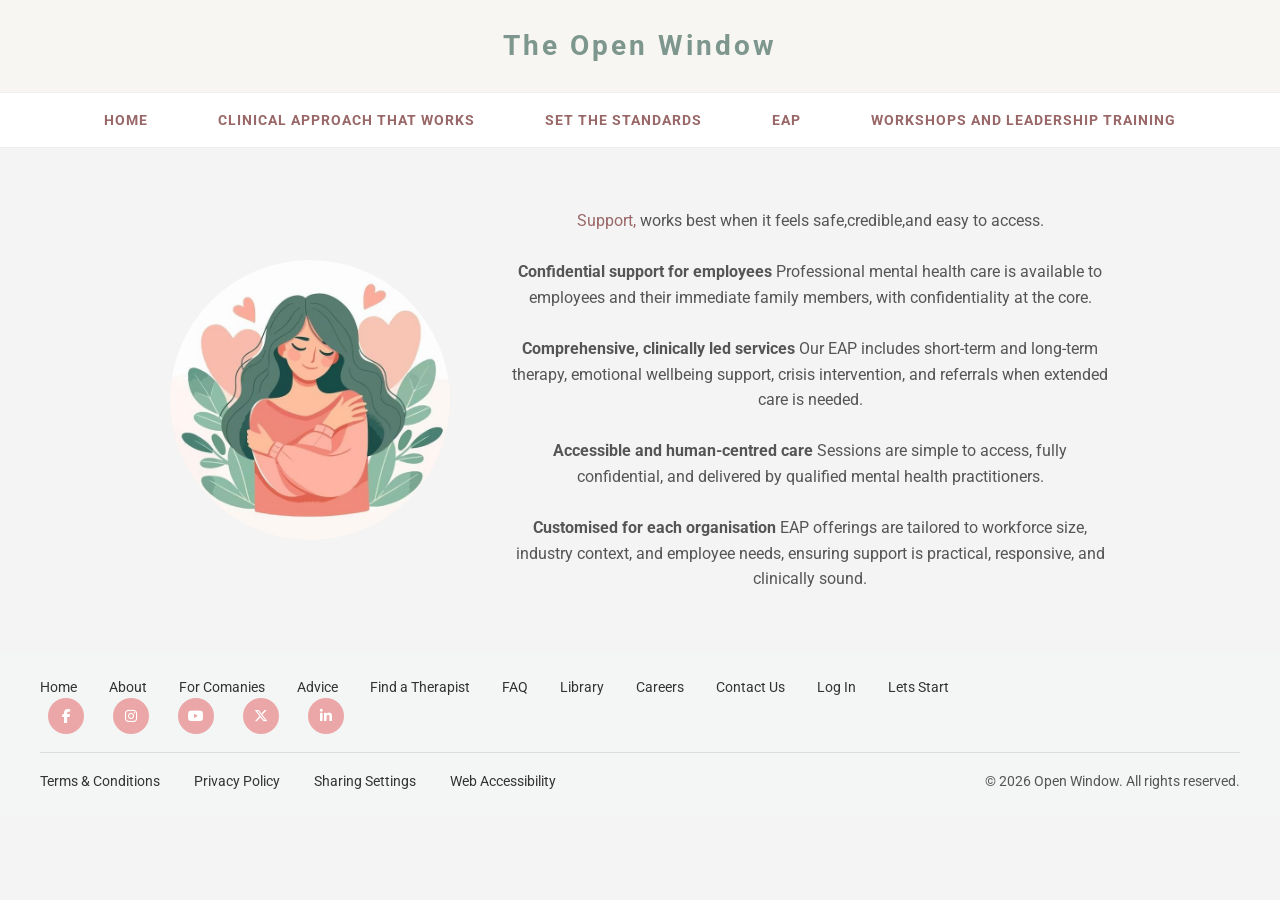
<file: eap.html>
<!DOCTYPE html>
<html lang="en">

<head>
    <meta charset="UTF-8">
    <meta name="viewport" content="width=device-width, initial-scale=1.0">
    <title>The Open Window</title>
    <link rel="stylesheet" href="style.css">
    <link rel="stylesheet" href="https://cdnjs.cloudflare.com/ajax/libs/font-awesome/6.5.0/css/all.min.css">
 <link rel="stylesheet" href="https://fonts.googleapis.com/css2?family=Roboto:wght@400;700&display=swap" rel="stylesheet">
    <style>
        /* .wave svg {
    display: block;
    width: 100%;
    height: 150px;
}  */

         .how-image img {
            width: 100%;
            max-width: 350px;
            aspect-ratio: 1 / 1;
            border-radius: 50%;
            object-fit: cover;
            display: block;
            margin: 0 auto;
        }

        /* Default desktop */
.nav-links {
  display: flex;
  list-style: none;
  gap: 30px;
}

/* Hide menu toggle on desktop */
.menu-toggle {
  display: none;
  font-size: 28px;
  cursor: pointer;
}

/* Mobile */
@media (max-width: 768px) {

  .menu-toggle {
    display: block;
  }

  .nav-links {
    position: absolute;
    top: 70px;
    right: 0;
    background: #cfd8d3;
    width: 100%;
    flex-direction: column;
    align-items: center;
    display: none;
    padding: 20px 0;
  }

  .nav-links.active {
    display: flex;
  }
}
 .how-waves svg {
    /* display: block;
    width: 100%; */
    height: 132px;
}

/* new css */
.how-container {
  display: flex;
  align-items: flex-start;   /* top-aligns content */
  justify-content: flex-start;
  gap: 60px;                 /* space between image & text */
  position: relative;        /* allows image to move freely */
  /* padding: 40px 20px; */
  flex-wrap: wrap;           /* for mobile */

    align-items: center;   /* 👈 auto adjusts vertically */
  justify-content: center;
 
  padding: 60px 20px;
  
}

/* IMAGE */
.how-image {
  position: relative;
                 /* move image slightly up */
  left: 0;                   /* push to the left corner */
  max-width: 280px;          /* controls size */
  flex-shrink: 0;            /* prevents shrinking on small screens */
}

.how-image img {
  width: 100%;
  border-radius: 50%;
  object-fit: cover;
  display: block;
}

/* TEXT */
.how-text {
  max-width: 600px;
  text-align: left;
  font-size: 16px;
  line-height: 1.6;
}

/* RESPONSIVE */
@media (max-width: 768px) {
  .how-container {
    flex-direction: column;
    align-items: center;
    padding: 20px 10px;
  }

  .how-image {
    top: 0;                  /* reset on mobile */
    left: 0;
    margin-bottom: 20px;
  }

  .how-text {
    max-width: 100%;
    text-align: center;
  }
}

    </style>
</head>

<body>

    <!-- BRAND HEADER -->
    <header class="brand-header">
        <h1 class="brand">The Open Window</h1>
        <!-- <p class="tagline">Mental Health</p> -->
    </header>

    <!-- NAVBAR -->
    <nav class="navbar" id="navbar">
        <div class="menu-toggle" id="menu-toggle">&#9776;</div>

        <ul class="nav-links" id="nav-links">
            <li><a href="index.html">HOME</a></li>
            <li><a href="clinicalapp.html">CLINICAL APPROACH THAT WORKS</a></li>
            <li><a href="setthestandard.html">SET THE STANDARDS</a></li>
            <li><a href="eap.html">EAP</a></li>
            <li><a href="workwithus.html">WORKSHOPS AND LEADERSHIP TRAINING</a></li>
            <!-- <li><a href="openposition.html">OPEN POSITIONS</a></li> -->
        </ul>
    </nav>

    <!-- ===== HOW IT WORKS ===== -->

   <section class="middle-bg">

  <div class="how-container">

      <div class="how-image">
          <img src="support.png" alt="phylosophy">
      </div>

      <div class="how-text">
          <p>
             <span>Support,</span>
             works best when it feels safe,credible,and easy to access.
             <br></br>


<strong>Confidential support for employees </strong>
Professional mental health care is available to employees and their immediate family members, with confidentiality at the core.
 <br></br>
<strong>Comprehensive, clinically led services</strong>
Our EAP includes short-term and long-term therapy, emotional wellbeing support, crisis intervention, and referrals when extended care is needed.
 <br></br>
<strong>Accessible and human-centred care</strong>
Sessions are simple to access, fully confidential, and delivered by qualified mental health practitioners.
 <br></br>
<strong>Customised for each organisation</strong>
EAP offerings are tailored to workforce size, industry context, and employee needs, ensuring support is practical, responsive, and clinically sound.
          </p>
      </div>

  </div>

</section>

   
        <script>
  const toggle = document.getElementById("menu-toggle");
  const navLinks = document.getElementById("nav-links");

  toggle.addEventListener("click", function () {
    navLinks.classList.toggle("active");
  });
</script>
    

  <!-- Footer -->
  <footer class="footer">
    <div class="footer-top">
      <div class="footer-links">
        <a href="index.html">Home</a>
        <a href="about.html">About</a>
        <a href="forcompanies.html">For Comanies</a>
        <a href="#">Advice</a>
        <a href="#">Find a Therapist</a>
        <a href="#">FAQ</a>
        <a href="#">Library</a>
        <a href="careers.html">Careers</a>
        <a href="#">Contact Us</a>
        <a href="login.html">Log In </a>
        <a href="getstart.html">Lets Start</a>
      </div>

      <div class="social-icons">
        <a href="#"><i class="fab fa-facebook-f"></i></a>
        <a href="#"><i class="fab fa-instagram"></i></a>
        <a href="#"><i class="fab fa-youtube"></i></a>
        <a href="#"><i class="fab fa-x-twitter"></i></a>
        <a href="#"><i class="fab fa-linkedin-in"></i></a>
      </div>
    </div>

    <hr>

    <div class="footer-bottom">
      <div class="bottom-links">
        <a href="#">Terms & Conditions</a>
        <a href="#">Privacy Policy</a>
        <a href="#">Sharing Settings</a>
        <a href="#">Web Accessibility</a>
      </div>

      <div class="copyright">
        © 2026 Open Window. All rights reserved.
      </div>
    </div>
  </footer>
</file>
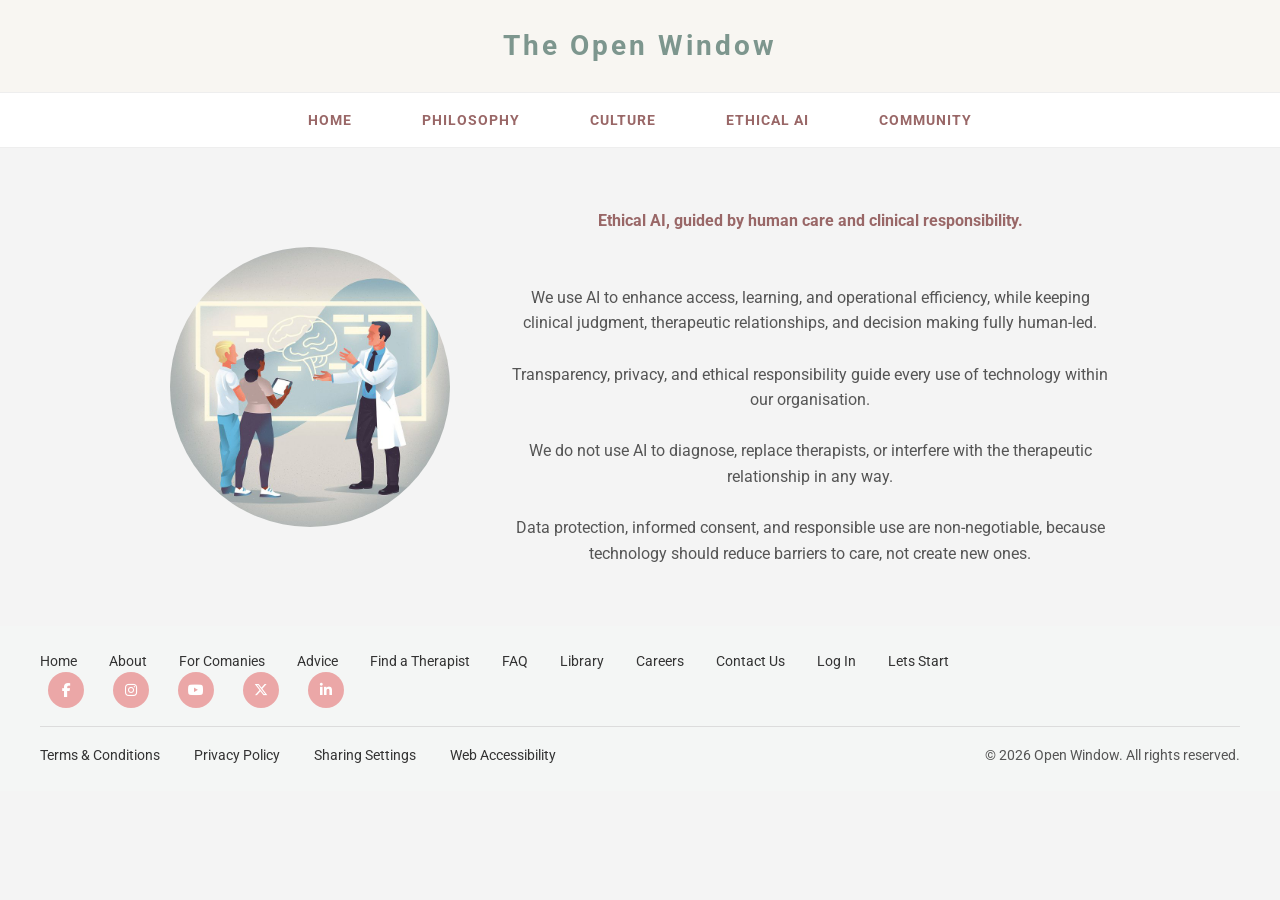
<file: ethicalai.html>
<!DOCTYPE html>
<html lang="en">

<head>
    <meta charset="UTF-8">
    <meta name="viewport" content="width=device-width, initial-scale=1.0">
    <title>The Open Window</title>
    <link rel="stylesheet" href="style.css">
    <link rel="stylesheet" href="https://cdnjs.cloudflare.com/ajax/libs/font-awesome/6.5.0/css/all.min.css">
 <link rel="stylesheet" href="https://fonts.googleapis.com/css2?family=Roboto:wght@400;700&display=swap" rel="stylesheet">
    <style>
        /* .wave svg {
    display: block;
    width: 100%;
    height: 150px;
}  */

        .how-image img {
            width: 100%;
            max-width: 350px;
            aspect-ratio: 1 / 1;
            border-radius: 50%;
            object-fit: cover;
            display: block;
            margin: 0 auto;
        }

        /* Default desktop */
.nav-links {
  display: flex;
  list-style: none;
  gap: 30px;
}

/* Hide menu toggle on desktop */
.menu-toggle {
  display: none;
  font-size: 28px;
  cursor: pointer;
}

/* Mobile */
@media (max-width: 768px) {

  .menu-toggle {
    display: block;
  }

  .nav-links {
    position: absolute;
    top: 70px;
    right: 0;
    background: #cfd8d3;
    width: 100%;
    flex-direction: column;
    align-items: center;
    display: none;
    padding: 20px 0;
  }

  .nav-links.active {
    display: flex;
  }
}
 .how-waves svg {
    /* display: block;
    width: 100%; */
    height: 132px;
}

/* new css */


.how-container {
  display: flex;
  align-items: flex-start;   /* top-aligns content */
  justify-content: flex-start;
  gap: 60px;                 /* space between image & text */
  position: relative;        /* allows image to move freely */
  /* padding: 40px 20px; */
  flex-wrap: wrap;           /* for mobile */

    align-items: center;   /* 👈 auto adjusts vertically */
  justify-content: center;
 
  padding: 60px 20px;
  
}

/* IMAGE */
.how-image {
  position: relative;
                  /* move image slightly up */
  left: 0;                   /* push to the left corner */
  max-width: 280px;          /* controls size */
  flex-shrink: 0;            /* prevents shrinking on small screens */
}

.how-image img {
  width: 100%;
  border-radius: 50%;
  object-fit: cover;
  display: block;
}

/* TEXT */
.how-text {
  max-width: 600px;
  text-align: left;
  font-size: 16px;
  line-height: 1.6;
}

/* RESPONSIVE */
@media (max-width: 768px) {
  .how-container {
    flex-direction: column;
    align-items: center;
    padding: 20px 10px;
  }

  .how-image {
    top: 0;                  /* reset on mobile */
    left: 0;
    margin-bottom: 20px;
  }

  .how-text {
    max-width: 100%;
    text-align: center;
  }
}
    </style>
</head>

<body>

    <!-- BRAND HEADER -->
    <header class="brand-header">
        <h1 class="brand">The Open Window</h1>
        <!-- <p class="tagline">Mental Health</p> -->
    </header>

    <!-- NAVBAR -->
    <nav class="navbar" id="navbar">
        <div class="menu-toggle" id="menu-toggle">&#9776;</div>

        <ul class="nav-links" id="nav-links">
            <li><a href="index.html">HOME</a></li>
            <li><a href="phylosophy.html">PHILOSOPHY</a></li>
            <li><a href="culture.html">CULTURE</a></li>
            <li><a href="ethicalai.html">ETHICAL AI</a></li>
            <li><a href="community.html">COMMUNITY</a></li>
        </ul>
    </nav>

 

    <!-- ===== HOW IT WORKS ===== -->

    <div class="how-container">

        <!-- IMAGE -->
        <div class="how-image">
            <img src="ethicalai.png" alt="phylosophy">
        </div>

        <!-- TEXT -->
        <div class="how-text">
            <p><strong><span> Ethical AI, guided by human care and clinical responsibility.</span></strong></p>
             <br></br>
            <p>
                We use AI to enhance access, learning, and operational efficiency, while keeping clinical judgment,
                therapeutic relationships, and decision making fully human-led.
 <br></br>
                Transparency, privacy, and ethical responsibility guide every use of technology within our organisation.
 <br></br>
                We do not use AI to diagnose, replace therapists, or interfere with the therapeutic relationship in any
                way.
 <br></br>
                Data protection, informed consent, and responsible use are non-negotiable, because technology should
                reduce barriers to care, not create new ones.
               
                <!-- You do not need a new room. You may only need an open window. -->



            </p>
        </div>

    </div>

    </section>

   
        <script>
  const toggle = document.getElementById("menu-toggle");
  const navLinks = document.getElementById("nav-links");

  toggle.addEventListener("click", function () {
    navLinks.classList.toggle("active");
  });
</script>
    

  <!-- Footer -->
  <footer class="footer">
    <div class="footer-top">
      <div class="footer-links">
        <a href="index.html">Home</a>
        <a href="about.html">About</a>
        <a href="#">For Comanies</a>
        <a href="#">Advice</a>
        <a href="#">Find a Therapist</a>
        <a href="#">FAQ</a>
        <a href="#">Library</a>
        <a href="#">Careers</a>
        <a href="#">Contact Us</a>
        <a href="login.html">Log In </a>
        <a href="getstart.html">Lets Start</a>
      </div>

      <div class="social-icons">
        <a href="#"><i class="fab fa-facebook-f"></i></a>
        <a href="#"><i class="fab fa-instagram"></i></a>
        <a href="#"><i class="fab fa-youtube"></i></a>
        <a href="#"><i class="fab fa-x-twitter"></i></a>
        <a href="#"><i class="fab fa-linkedin-in"></i></a>
      </div>
    </div>

    <hr>

    <div class="footer-bottom">
      <div class="bottom-links">
        <a href="#">Terms & Conditions</a>
        <a href="#">Privacy Policy</a>
        <a href="#">Sharing Settings</a>
        <a href="#">Web Accessibility</a>
      </div>

      <div class="copyright">
        © 2026 Open Window. All rights reserved.
      </div>
    </div>
  </footer>
</file>
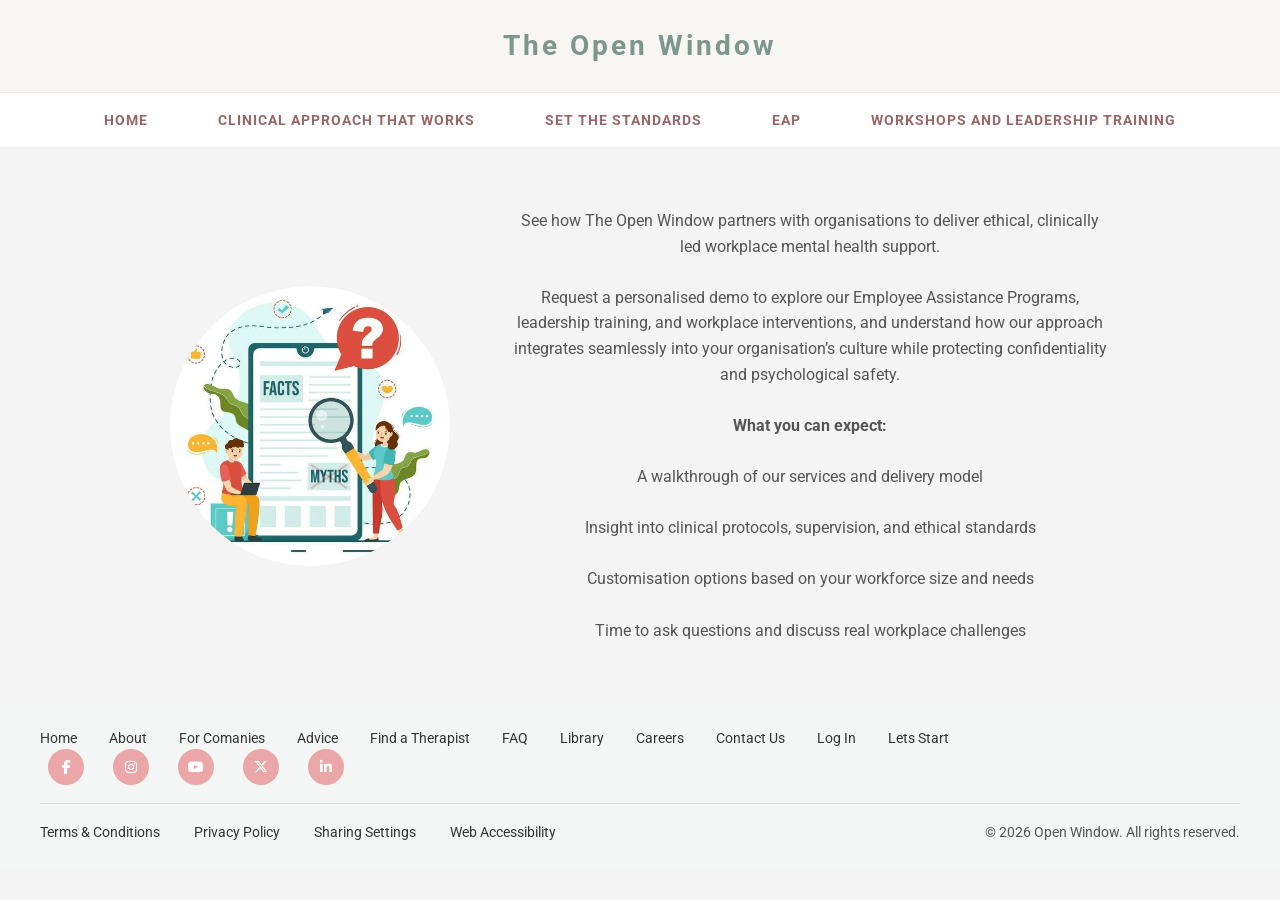
<file: forcompanies.html>
<!DOCTYPE html>
<html lang="en">

<head>
  <meta charset="UTF-8">
  <meta name="viewport" content="width=device-width, initial-scale=1.0">
  <title>The Open Window</title>
  <link rel="stylesheet" href="style.css">
  <link rel="stylesheet" href="https://cdnjs.cloudflare.com/ajax/libs/font-awesome/6.5.0/css/all.min.css">
  <link rel="stylesheet" href="https://fonts.googleapis.com/css2?family=Roboto:wght@400;700&display=swap"
    rel="stylesheet">
  <style>
    /* .wave svg {
    display: block;
    width: 100%;
    height: 150px;
}  */

    .how-image img {
      width: 100%;
      max-width: 350px;
      aspect-ratio: 1 / 1;
      border-radius: 50%;
      object-fit: cover;
      display: block;
      margin: 0 auto;
    }

    /* Default desktop */
    .nav-links {
      display: flex;
      list-style: none;
      gap: 30px;
    }

    /* Hide menu toggle on desktop */
    .menu-toggle {
      display: none;
      font-size: 28px;
      cursor: pointer;
    }

    /* Mobile */
    @media (max-width: 768px) {

      .menu-toggle {
        display: block;
      }

      .nav-links {
        position: absolute;
        top: 70px;
        right: 0;
        background: #cfd8d3;
        width: 100%;
        flex-direction: column;
        align-items: center;
        display: none;
        padding: 20px 0;
      }

      .nav-links.active {
        display: flex;
      }
    }

    .how-waves svg {
      /* display: block;
    width: 100%; */
      height: 132px;
    }

    /* new css */
    .how-container {
      display: flex;
      align-items: flex-start;
      /* top-aligns content */
      justify-content: flex-start;
      gap: 60px;
      /* space between image & text */
      position: relative;
      /* allows image to move freely */
      /* padding: 40px 20px; */
      flex-wrap: wrap;
      /* for mobile */

      align-items: center;
      /* 👈 auto adjusts vertically */
      justify-content: center;

      padding: 60px 20px;

    }

    /* IMAGE */
    .how-image {
      position: relative;
      /* move image slightly up */
      left: 0;
      /* push to the left corner */
      max-width: 280px;
      /* controls size */
      flex-shrink: 0;
      /* prevents shrinking on small screens */
    }

    .how-image img {
      width: 100%;
      border-radius: 50%;
      object-fit: cover;
      display: block;
    }

    /* TEXT */
    .how-text {
      max-width: 600px;
      text-align: left;
      font-size: 16px;
      line-height: 1.6;
    }

    /* RESPONSIVE */
    @media (max-width: 768px) {
      .how-container {
        flex-direction: column;
        align-items: center;
        padding: 20px 10px;
      }

      .how-image {
        top: 0;
        /* reset on mobile */
        left: 0;
        margin-bottom: 20px;
      }

      .how-text {
        max-width: 100%;
        text-align: center;
      }
    }
  </style>
</head>

<body>

  <!-- BRAND HEADER -->
  <header class="brand-header">
    <h1 class="brand">The Open Window</h1>
    <!-- <p class="tagline">Mental Health</p> -->
  </header>

  <!-- NAVBAR -->
  <nav class="navbar" id="navbar">
    <div class="menu-toggle" id="menu-toggle">&#9776;</div>

    <ul class="nav-links" id="nav-links">
      <li><a href="index.html">HOME</a></li>
      <li><a href="clinicalapp.html">CLINICAL APPROACH THAT WORKS</a></li>
      <li><a href="setthestandard.html">SET THE STANDARDS</a></li>
      <li><a href="eap.html">EAP</a></li>
      <li><a href="workwithus.html">WORKSHOPS AND LEADERSHIP TRAINING</a></li>
      <!-- <li><a href="openposition.html">OPEN POSITIONS</a></li> -->
    </ul>
  </nav>

  <!-- ===== HOW IT WORKS ===== -->

  <section class="middle-bg">

    <div class="how-container">

      <div class="how-image">
        <img src="evidence.png" alt="phylosophy">
      </div>

      <div class="how-text">
        <p>
          See how The Open Window partners with organisations to deliver ethical, clinically led workplace mental health
          support.

          <br> </br>

          Request a personalised demo to explore our Employee Assistance Programs, leadership training, and workplace
          interventions, and understand how our approach integrates seamlessly into your organisation’s culture while
          protecting confidentiality and psychological safety.
<br> </br>
      <strong>   What you can expect: </strong> 
<br> </br>
          A walkthrough of our services and delivery model
<br> </br>
          Insight into clinical protocols, supervision, and ethical standards
<br> </br>
          Customisation options based on your workforce size and needs
<br> </br>
          Time to ask questions and discuss real workplace challenges
        </p>
      </div>

    </div>

  </section>


  <script>
    const toggle = document.getElementById("menu-toggle");
    const navLinks = document.getElementById("nav-links");

    toggle.addEventListener("click", function () {
      navLinks.classList.toggle("active");
    });
  </script>


  <!-- Footer -->
  <footer class="footer">
    <div class="footer-top">
      <div class="footer-links">
        <a href="index.html">Home</a>
        <a href="about.html">About</a>
        <a href="forcompanies.html">For Comanies</a>
        <a href="#">Advice</a>
        <a href="#">Find a Therapist</a>
        <a href="#">FAQ</a>
        <a href="#">Library</a>
        <a href="careers.html">Careers</a>
        <a href="#">Contact Us</a>
        <a href="login.html">Log In </a>
        <a href="getstart.html">Lets Start</a>
      </div>

      <div class="social-icons">
        <a href="#"><i class="fab fa-facebook-f"></i></a>
        <a href="#"><i class="fab fa-instagram"></i></a>
        <a href="#"><i class="fab fa-youtube"></i></a>
        <a href="#"><i class="fab fa-x-twitter"></i></a>
        <a href="#"><i class="fab fa-linkedin-in"></i></a>
      </div>
    </div>

    <hr>

    <div class="footer-bottom">
      <div class="bottom-links">
        <a href="#">Terms & Conditions</a>
        <a href="#">Privacy Policy</a>
        <a href="#">Sharing Settings</a>
        <a href="#">Web Accessibility</a>
      </div>

      <div class="copyright">
        © 2026 Open Window. All rights reserved.
      </div>
    </div>
  </footer>
</file>
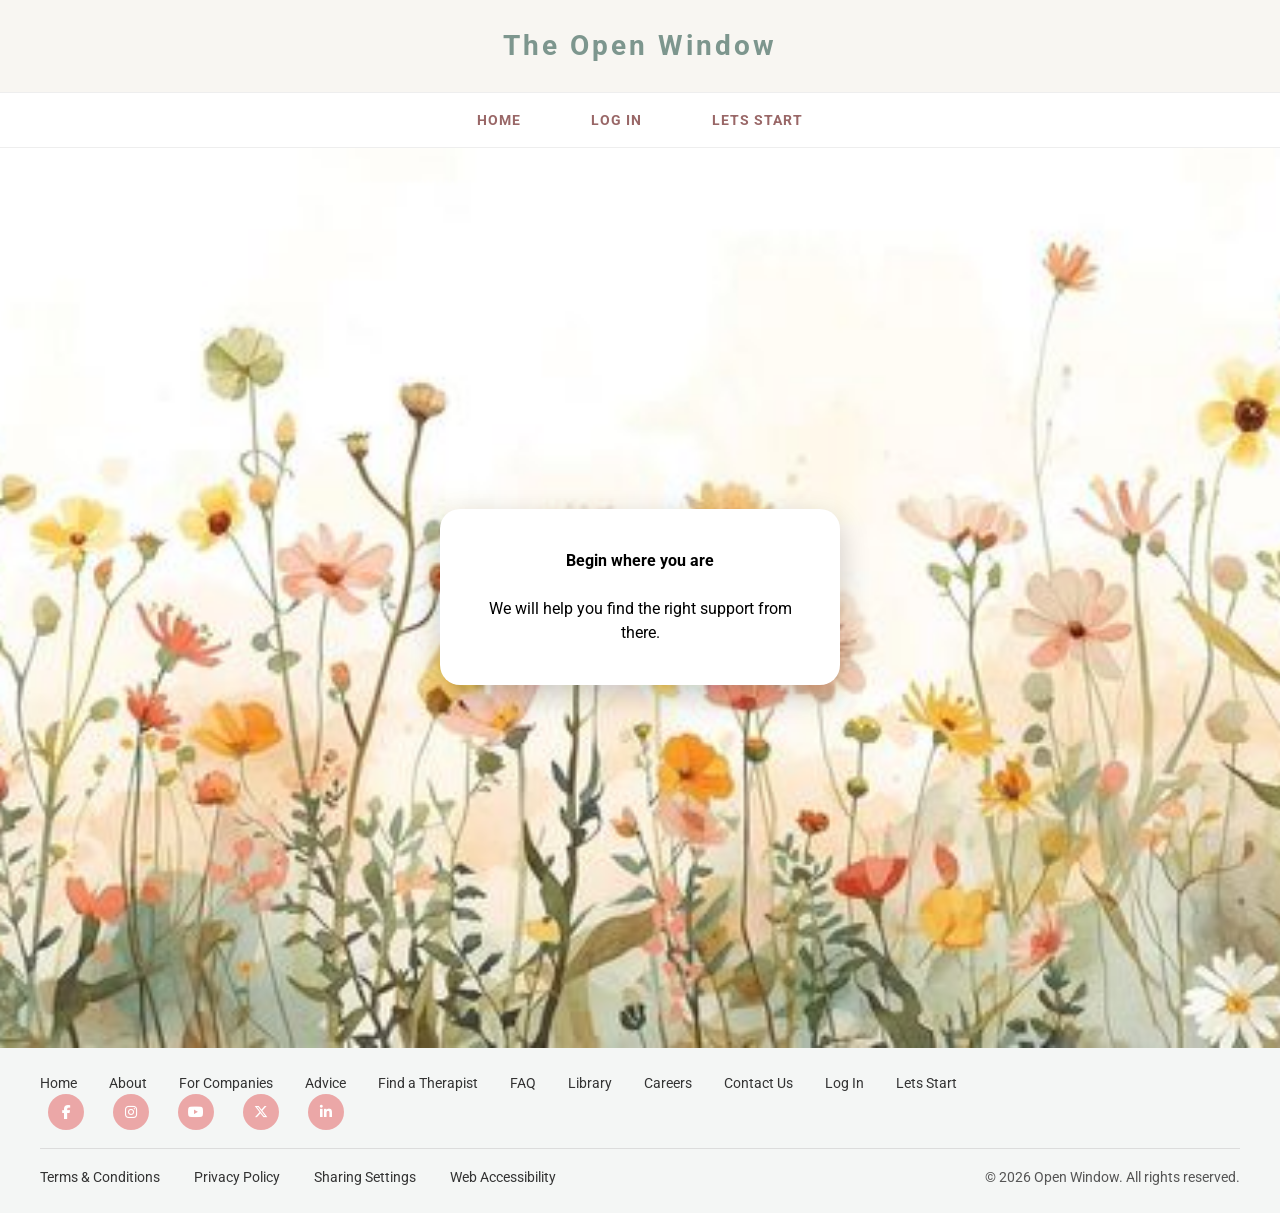
<file: getstart.html>
<!DOCTYPE html>
<html lang="en">

<head>
    <meta charset="UTF-8">
    <meta name="viewport" content="width=device-width, initial-scale=1.0">
    <title>The Open Window</title>
    <link rel="stylesheet" href="style.css">
    <link rel="stylesheet" href="https://cdnjs.cloudflare.com/ajax/libs/font-awesome/6.5.0/css/all.min.css">

     <link rel="stylesheet" href="https://fonts.googleapis.com/css2?family=Roboto:wght@400;700&display=swap" rel="stylesheet">

    <style>
        

        .how-image img {
            width: 100%;
            max-width: 350px;
            aspect-ratio: 1 / 1;
            border-radius: 50%;
            object-fit: cover;
            display: block;
            margin: 0 auto;
        }
        /* Default desktop */
.nav-links {
  display: flex;
  list-style: none;
  gap: 30px;
}

/* Hide menu toggle on desktop */
.menu-toggle {
  display: none;
  font-size: 28px;
  cursor: pointer;
}

/* Mobile */
@media (max-width: 768px) {

  .menu-toggle {
    display: block;
  }

  .nav-links {
    position: absolute;
    top: 70px;
    right: 0;
    background: #cfd8d3;
    width: 100%;
    flex-direction: column;
    align-items: center;
    display: none;
    padding: 20px 0;
  }

  .nav-links.active {
    display: flex;
  }
}

/* ================= LOGIN BACKGROUND SECTION ================= */
.login-section{
  background:url("wallpaper\ \(1\).png") no-repeat center center;
  background-size:cover;
  min-height:100vh;
  display:flex;
  justify-content:center;
  align-items:center;  
  position:relative; 
  /* padding:40px 20px; */
  padding-top: 0px;
}

/* Overlay */
.login-section::before{
  content:"";
  position:absolute;
  inset:0;
  /* background: #f4f4f4;
  z-index: 1; */
  /* background:rgba(0,0,0,0.4); */
}

.login-section {
  position:relative;
  z-index:2;
  
}

/* ================= LOGIN CARD ================= */
.login-card{
  background:white;
  padding:40px;
  border-radius:20px;
  width:100%;
  max-width:400px;
  box-shadow:0 10px 30px rgba(0,0,0,0.2);
  text-align:center;
  margin-top:-2px;
}

.login-card input{
  width:100%;
  padding:12px;
  margin-bottom:15px;
  border-radius:25px;
  border:1px solid #ccc;
}

.login-card button{
  width:100%;
  padding:12px;
  border:none;
  border-radius:25px;
  background:#f3aaaa;
  color:white;
  cursor:pointer;
  transition:0.3s;
}

.login-card button:hover{
  background:#996767;
}

.forgot{
  display:block;
  margin-top:10px;
  font-size:14px;
  text-decoration:none;
  color:#333;
}

.how-waves svg {
    display: block;
    width: 100%;
    height: 109px;
}
    </style>
</head>

<body>

    <!-- BRAND HEADER -->
    <header class="brand-header">
        <h1 class="brand">The Open Window</h1>
        <!-- <p class="tagline">Mental Health</p> -->
    </header>

    <!-- NAVBAR -->
    <nav class="navbar" id="navbar">
        <div class="menu-toggle" id="menu-toggle">&#9776;</div>

        <ul class="nav-links" id="nav-links">
            <li><a href="index.html">HOME</a></li>
            <li><a href="login.html">LOG IN</a></li>
            <li><a href="getstart.html">LETS START</a></li>
          
        </ul>
    </nav>

   


   <section class="login-section">

  <div class="login-card">
    <p>
  <strong>Begin where you are </strong>

      <br></br>
We will help you find the right support from there.
    </p>

</section>

     <script>
  const toggle = document.getElementById("menu-toggle");
  const navLinks = document.getElementById("nav-links");

  toggle.addEventListener("click", function () {
    navLinks.classList.toggle("active");
  });

</script>

      <!-- Footer -->
  <footer class="footer">
    <div class="footer-top">
      <div class="footer-links">
        <a href="index.html">Home</a>
        <a href="about.html">About</a>
        <a href="forcompanies.html">For Companies</a>
        <a href="#">Advice</a>
        <a href="#">Find a Therapist</a>
        <a href="individual.html">FAQ</a>
        <a href="#">Library</a>
        <a href="#">Careers</a>
        <a href="#">Contact Us</a>
        <a href="login.html">Log In </a>
        <a href="getstart.html">Lets Start</a>
      </div>

      <div class="social-icons">
        <a href="#"><i class="fab fa-facebook-f"></i></a>
        <a href="#"><i class="fab fa-instagram"></i></a>
        <a href="#"><i class="fab fa-youtube"></i></a>
        <a href="#"><i class="fab fa-x-twitter"></i></a>
        <a href="#"><i class="fab fa-linkedin-in"></i></a>
      </div>
    </div>

    <hr>

    <div class="footer-bottom">
      <div class="bottom-links">
        <a href="#">Terms & Conditions</a>
        <a href="#">Privacy Policy</a>
        <a href="#">Sharing Settings</a>
        <a href="#">Web Accessibility</a>
      </div>

      <div class="copyright">
        © 2026 Open Window. All rights reserved. 
      </div>
    </div>
  </footer>
</file>
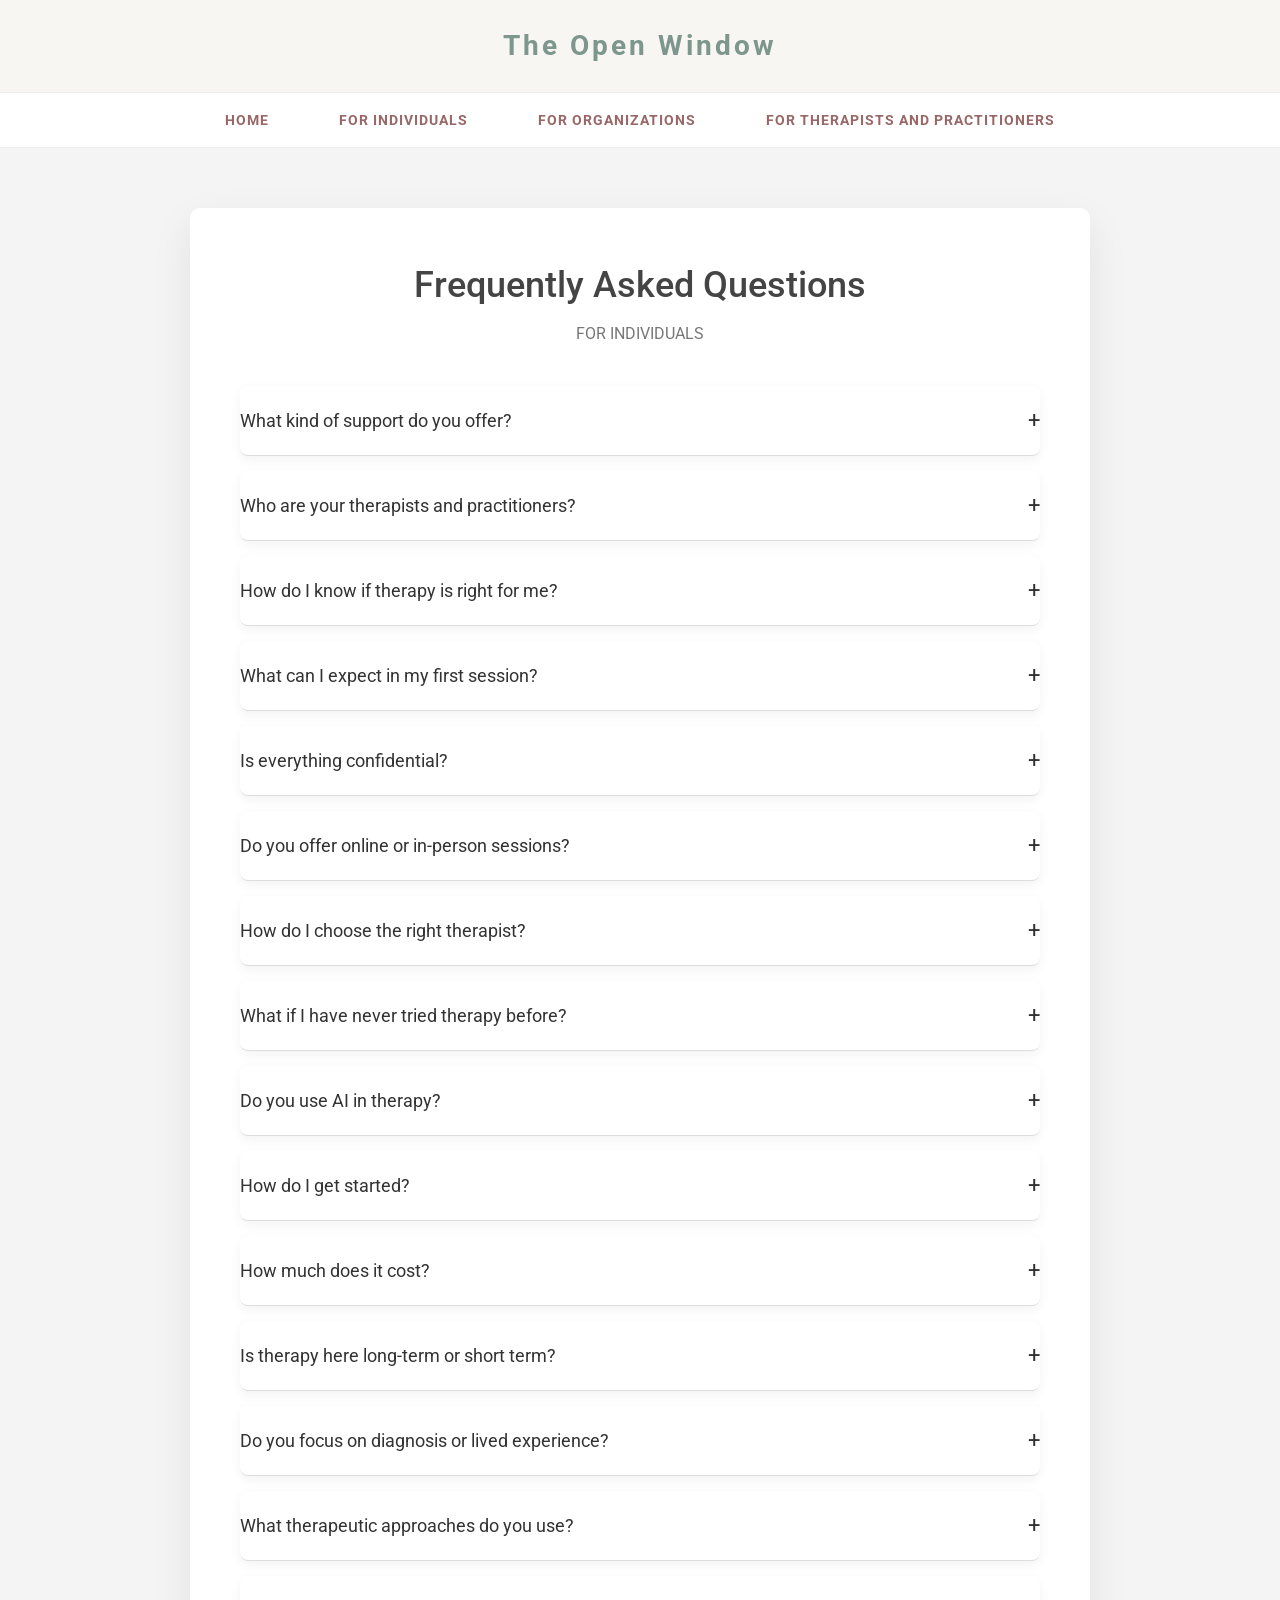
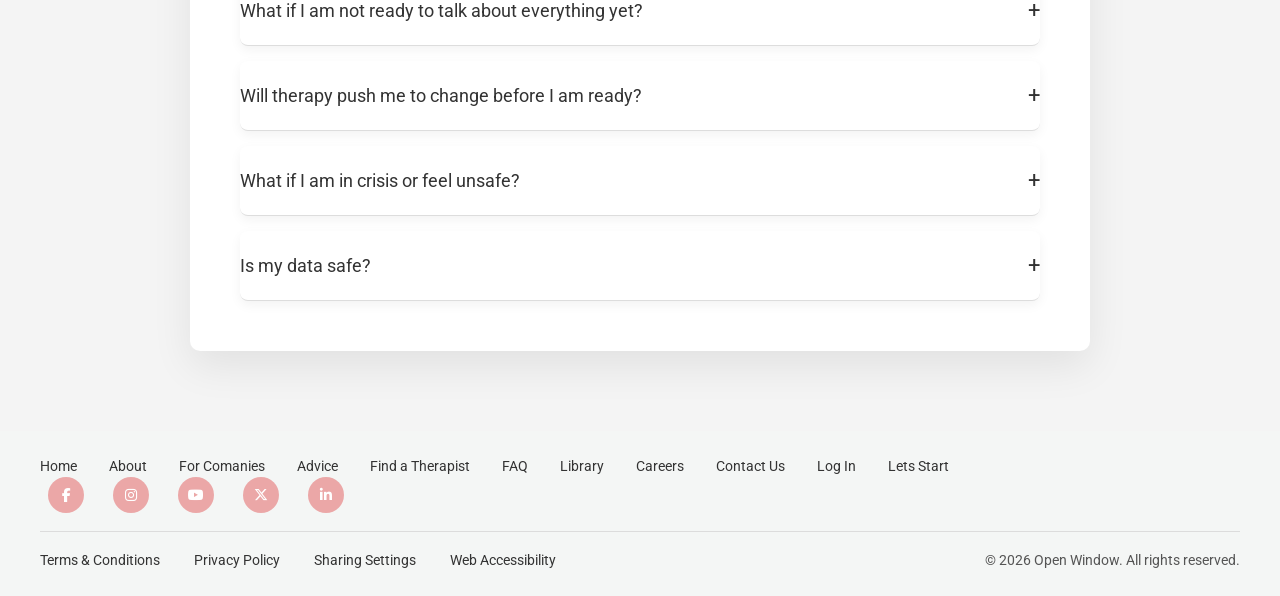
<file: individual.html>
<!DOCTYPE html>
<html lang="en">

<head>
    <meta charset="UTF-8">
    <meta name="viewport" content="width=device-width, initial-scale=1.0">
    <title>The Open Window</title>
    <link rel="stylesheet" href="style.css">
    <link rel="stylesheet" href="https://cdnjs.cloudflare.com/ajax/libs/font-awesome/6.5.0/css/all.min.css">
 <link rel="stylesheet" href="https://fonts.googleapis.com/css2?family=Roboto:wght@400;700&display=swap" rel="stylesheet">
    <style>
        /* .wave svg {
    display: block;
    width: 100%;
    height: 150px;
}  */

         .how-image img {
            width: 100%;
            max-width: 350px;
            aspect-ratio: 1 / 1;
            border-radius: 50%;
            object-fit: cover;
            display: block;
            margin: 0 auto;
        }

        /* Default desktop */
.nav-links {
  display: flex;
  list-style: none;
  gap: 30px;
}

/* Hide menu toggle on desktop */
.menu-toggle {
  display: none;
  font-size: 28px;
  cursor: pointer;
}

/* Mobile */
@media (max-width: 768px) {

  .menu-toggle {
    display: block;
  }

  .nav-links {
    position: absolute;
    top: 70px;
    right: 0;
    background: #cfd8d3;
    width: 100%;
    flex-direction: column;
    align-items: center;
    display: none;
    padding: 20px 0;
  }

  .nav-links.active {
    display: flex;
  }
}
 .how-waves svg {
    /* display: block;
    width: 100%; */
    height: 132px;
}

/* new css */
.how-container {
  display: flex;
  align-items: flex-start;   /* top-aligns content */
  justify-content: flex-start;
  gap: 60px;                 /* space between image & text */
  position: relative;        /* allows image to move freely */
  padding: 40px 20px;
  flex-wrap: wrap;           /* for mobile */
}

/* IMAGE */
.how-image {
  position: relative;
  top: -40px;                /* move image slightly up */
  left: 0;                   /* push to the left corner */
  max-width: 280px;          /* controls size */
  flex-shrink: 0;            /* prevents shrinking on small screens */
}

.how-image img {
  width: 100%;
  border-radius: 50%;
  object-fit: cover;
  display: block;
}

/* TEXT */
.how-text {
  max-width: 600px;
  text-align: left;
  font-size: 16px;
  line-height: 1.6;
}

/* RESPONSIVE */
@media (max-width: 768px) {
  .how-container {
    flex-direction: column;
    align-items: center;
    padding: 20px 10px;
  }

  .how-image {
    top: 0;                  /* reset on mobile */
    left: 0;
    margin-bottom: 20px;
  }

  .how-text {
    max-width: 100%;
    text-align: center;
  }
}

/* CARDS */

 .process-section {
            max-width: 900px;
            margin: -80px auto 80px;
            background: #ffffff;
            padding: 50px;
            border-radius: 10px;
            box-shadow: 0 15px 40px rgba(0, 0, 0, 0.08);
        }

        /* ===== TITLE ===== */
        .section-title {
            text-align: center;
            font-size: 36px;
            font-weight: 500;
            color: #444;
            margin-bottom: 10px;
        }

        .faq-subtitle {
            text-align: center;
            color: #777;
            margin-bottom: 40px;
        }

        /* ===== ACCORDION ===== */
        .accordion-item {
            border-bottom: 1px solid #ddd;
        }

        .accordion-question {
            width: 100%;
            padding: 18px 0;
            background: none;
            border: none;
            font-size: 18px;
            text-align: left;
            cursor: pointer;
            display: flex;
            justify-content: space-between;
            align-items: center;
            color: #333;
        }

        .accordion-question span {
            font-size: 22px;
            transition: transform 0.3s ease;
        }

        .accordion-question.active span {
            transform: rotate(45deg);
            /* + becomes × */
        }

        .accordion-answer {
            max-height: 0;
            overflow: hidden;
            transition: max-height 0.4s ease;
            color: #666;
            font-size: 16px;
        }

        .accordion-answer p {
            padding: 10px 0 20px;
            margin: 0;
        }
        .process-section {
    max-width: 900px;
    margin: 60px auto 80px; /* remove negative margin */
    background: #ffffff;
    padding: 50px;
    border-radius: 10px;
    box-shadow: 0 15px 40px rgba(0, 0, 0, 0.08);
}

    </style>
</head>

<body>

    <!-- BRAND HEADER -->
    <header class="brand-header">
        <h1 class="brand">The Open Window</h1>
        <!-- <p class="tagline">Mental Health</p> -->
    </header>

    <!-- NAVBAR -->
    <nav class="navbar" id="navbar">
        <div class="menu-toggle" id="menu-toggle">&#9776;</div>

        <ul class="nav-links" id="nav-links">
      <li><a href="index.html">HOME</a></li>
      <li><a href="individual.html">FOR INDIVIDUALS</a></li>
      <li><a href="organization.html">FOR ORGANIZATIONS</a></li>
      <li><a href="participants.html">FOR THERAPISTS AND PRACTITIONERS </a></li>
     
            <!-- <li><a href="openposition.html">OPEN POSITIONS</a></li> -->
        </ul>
    </nav>

   


    <!-- ===== HOW IT WORKS ===== -->

   <section class="process-section">
        <h1 class="section-title">Frequently Asked Questions</h1>
        <p class="faq-subtitle">
            FOR INDIVIDUALS
        </p>

        <div class="accordion-container">

            <div class="accordion-item">
                <button class="accordion-question">
                    What kind of support do you offer?
                    <span>+</span>
                </button>
                <div class="accordion-answer">
                    <p>
                        We offer professional mental health support through therapy, counselling, and wellbeing
                        services. Our work is grounded in evidence based practices and delivered by trained, ethical
                        mental health professionals.
                    </p>
                </div>
            </div>

            <div class="accordion-item">
                <button class="accordion-question">
                    Who are your therapists and practitioners?
                    <span>+</span>
                </button>
                <div class="accordion-answer">
                    <p>
                        All our practitioners are qualified, trained, and vetted mental health professionals. We
                        prioritise ethical practice, continuous learning, and supervision to ensure high standards of
                        care.
                    </p>
                </div>
            </div>
            <div class="accordion-item">
                <button class="accordion-question">
                    How do I know if therapy is right for me?
                    <span>+</span>
                </button>

                <div class="accordion-answer">
                    <p>
                        You do not need to be in crisis to seek therapy. If you are feeling overwhelmed, stuck,
                        emotionally exhausted, or simply curious about understanding yourself better, therapy can help.
                        You are welcome exactly where you are.
                    </p>
                </div>
            </div>
            <div class="accordion-item">
                <button class="accordion-question">
                    What can I expect in my first session?
                    <span>+</span>
                </button>
                <div class="accordion-answer">
                    <p>
                        Your first session is a space to share what brings you here at your own pace. There is no
                        pressure to have everything figured out. The therapist will focus on understanding you, your
                        context, and what support might be most helpful.
                    </p>
                </div>
            </div>
            <div class="accordion-item">
                <button class="accordion-question">
                    Is everything confidential?
                    <span>+</span>
                </button>
                <div class="accordion-answer">
                    <p>
                        Yes. Confidentiality is central to our work. All sessions and personal information are handled
                        with care and in line with ethical and legal guidelines. Any limits to confidentiality will
                        always be explained clearly.
                    </p>
                </div>
            </div>
            <div class="accordion-item">
                <button class="accordion-question">
                    Do you offer online or in-person sessions?
                    <span>+</span>
                </button>
                <div class="accordion-answer">
                    <p>
                        We currently offer both online and offline (Bangalore) sessions to make care more accessible.
                        Details about formats, availability, and future offerings will be shared on our website.
                    </p>
                </div>
            </div>
            <div class="accordion-item">
                <button class="accordion-question">
                    How do I choose the right therapist?
                    <span>+</span>
                </button>
                <div class="accordion-answer">
                    <p>
                        We help match you with a therapist based on your needs, preferences, and goals. If at any point
                        the fit does not feel right, we encourage open conversation and will support you in finding a
                        better match.
                    </p>
                </div>
            </div>
            <div class="accordion-item">
                <button class="accordion-question">
                    What if I have never tried therapy before?
                    <span>+</span>
                </button>
                <div class="accordion-answer">
                    <p>
                        That is completely okay. Many people start therapy feeling unsure or nervous. Our role is to
                        make the process feel safe, respectful, and non-intimidating.
                    </p>
                </div>
            </div>

            <div class="accordion-item">
                <button class="accordion-question">
                    Do you use AI in therapy?
                    <span>+</span>
                </button>
                <div class="accordion-answer">
                    <p>
                        Technology may support certain non-clinical aspects of our work, but therapy itself is always
                        human-led. We do not use AI to replace therapists or make clinical decisions.
                    </p>
                </div>
            </div>
            <div class="accordion-item">
                <button class="accordion-question">
                    How do I get started?
                    <span>+</span>
                </button>
                <div class="accordion-answer">
                    <p>
                        You can begin by reaching out through our website or on whatsapp. From there, we will guide you
                        through the next steps and help you find the support that feels right for you.
                    </p>
                </div>
            </div>
            <div class="accordion-item">
                <button class="accordion-question">
                    How much does it cost?
                    <span>+</span>
                </button>
                <div class="accordion-answer">
                    <p>
                        ...
                    </p>
                </div>
            </div>
            <div class="accordion-item">
                <button class="accordion-question">
                    Is therapy here long-term or short term?
                    <span>+</span>
                </button>
                <div class="accordion-answer">
                    <p>
                        ...
                    </p>
                </div>
            </div>
            <div class="accordion-item">
                <button class="accordion-question">
                    Do you focus on diagnosis or lived experience?
                    <span>+</span>
                </button>
                <div class="accordion-answer">
                    <p>
                        .......
                    </p>
                </div>
            </div>
            <div class="accordion-item">
                <button class="accordion-question">
                    What therapeutic approaches do you use?
                    <span>+</span>
                </button>
                <div class="accordion-answer">
                    <p>
                        ...
                    </p>
                </div>
            </div>
            <div class="accordion-item">
                <button class="accordion-question">
                    What if I am not ready to talk about everything yet?
                    <span>+</span>
                </button>
                <div class="accordion-answer">
                    <p>
                        ....
                    </p>
                </div>
            </div>
            <div class="accordion-item">
                <button class="accordion-question">
                    Will therapy push me to change before I am ready?
                    <span>+</span>
                </button>
                <div class="accordion-answer">
                    <p>
                        ........
                    </p>
                </div>
            </div>
            <div class="accordion-item">
                <button class="accordion-question">
                    What if I am in crisis or feel unsafe?
                    <span>+</span>
                </button>
                <div class="accordion-answer">
                    <p>
                        ......
                    </p>
                </div>
            </div>
            <div class="accordion-item">
                <button class="accordion-question">
                    Is my data safe?
                    <span>+</span>
                </button>
                <div class="accordion-answer">
                    <p>
                        ......
                    </p>
                </div>
            </div>

        </div>
    </section>


   
        <script>
  const toggle = document.getElementById("menu-toggle");
  const navLinks = document.getElementById("nav-links");

  toggle.addEventListener("click", function () {
    navLinks.classList.toggle("active");
  });

        document.addEventListener("DOMContentLoaded", function () {

            const questions = document.querySelectorAll(".accordion-question");

            questions.forEach(question => {
                question.addEventListener("click", function () {

                    const answer = this.nextElementSibling;

                    this.classList.toggle("active");

                    if (answer.style.maxHeight) {
                        answer.style.maxHeight = null;
                    } else {
                        answer.style.maxHeight = answer.scrollHeight + "px";
                    }

                });
            });

        });
   
</script>
    

  <!-- Footer -->
  <footer class="footer">
    <div class="footer-top">
      <div class="footer-links">
        <a href="index.html">Home</a>
        <a href="about.html">About</a>
        <a href="forcompanies.html">For Comanies</a>
        <a href="#">Advice</a>
        <a href="#">Find a Therapist</a>
        <a href="#">FAQ</a>
        <a href="#">Library</a>
        <a href="careers.html">Careers</a>
        <a href="#">Contact Us</a>
        <a href="login.html">Log In </a>
        <a href="getstart.html">Lets Start</a>
      </div>

      <div class="social-icons">
        <a href="#"><i class="fab fa-facebook-f"></i></a>
        <a href="#"><i class="fab fa-instagram"></i></a>
        <a href="#"><i class="fab fa-youtube"></i></a>
        <a href="#"><i class="fab fa-x-twitter"></i></a>
        <a href="#"><i class="fab fa-linkedin-in"></i></a>
      </div>
    </div>

    <hr>

    <div class="footer-bottom">
      <div class="bottom-links">
        <a href="#">Terms & Conditions</a>
        <a href="#">Privacy Policy</a>
        <a href="#">Sharing Settings</a>
        <a href="#">Web Accessibility</a>
      </div>

      <div class="copyright">
        © 2026 Open Window. All rights reserved.
      </div>
    </div>
  </footer>
</file>
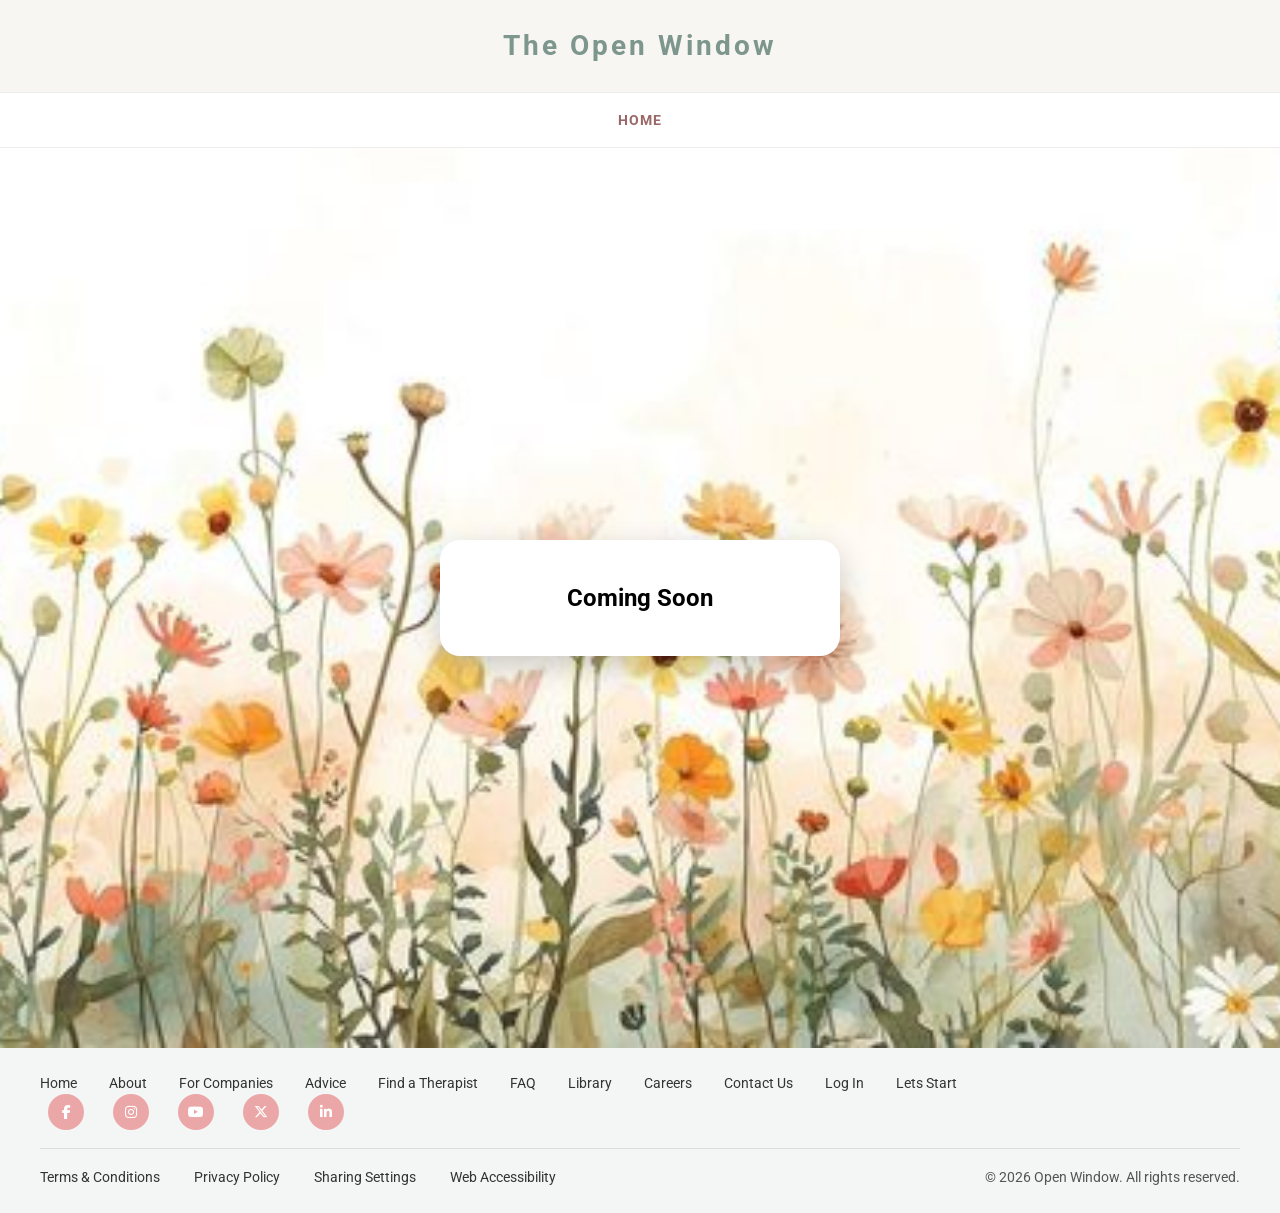
<file: library.html>
<!DOCTYPE html>
<html lang="en">

<head>
    <meta charset="UTF-8">
    <meta name="viewport" content="width=device-width, initial-scale=1.0">
    <title>The Open Window</title>
    <link rel="stylesheet" href="style.css">
    <link rel="stylesheet" href="https://cdnjs.cloudflare.com/ajax/libs/font-awesome/6.5.0/css/all.min.css">

     <link rel="stylesheet" href="https://fonts.googleapis.com/css2?family=Roboto:wght@400;700&display=swap" rel="stylesheet">

    <style>
        /* .wave svg {
    display: block;
    width: 100%;
    height: 150px;
}  */

        .how-image img {
            width: 100%;
            max-width: 350px;
            aspect-ratio: 1 / 1;
            border-radius: 50%;
            object-fit: cover;
            display: block;
            margin: 0 auto;
        }
        /* Default desktop */
.nav-links {
  display: flex;
  list-style: none;
  gap: 30px;
}

/* Hide menu toggle on desktop */
.menu-toggle {
  display: none;
  font-size: 28px;
  cursor: pointer;
}

/* Mobile */
@media (max-width: 768px) {

  .menu-toggle {
    display: block;
  }

  .nav-links {
    position: absolute;
    top: 70px;
    right: 0;
    background: #cfd8d3;
    width: 100%;
    flex-direction: column;
    align-items: center;
    display: none;
    padding: 20px 0;
  }

  .nav-links.active {
    display: flex;
  }
}

/* ================= LOGIN BACKGROUND SECTION ================= */
.login-section{
  background:url("wallpaper\ \(1\).png") no-repeat center center;
  background-size:cover;
  min-height:100vh;
  display:flex;
  justify-content:center;
  align-items:center;
  position:relative;
  padding:40px 20px;
}

/* Overlay */
.login-section::before{
  content:"";
  position:absolute;
  inset:0;
  /* background: #f4f4f4;
  z-index: 1; */
  /* background:rgba(0,0,0,0.4); */
}

.login-section > *{
  position:relative;
  z-index:2;
  
}

/* ================= LOGIN CARD ================= */
.login-card{
  background:white;
  padding:40px;
  border-radius:20px;
  width:100%;
  max-width:400px;
  box-shadow:0 10px 30px rgba(0,0,0,0.2);
  text-align:center;
}

.login-card input{
  width:100%;
  padding:12px;
  margin-bottom:15px;
  border-radius:25px;
  border:1px solid #ccc;
}

.login-card button{
  width:100%;
  padding:12px;
  border:none;
  border-radius:25px;
  background:#f3aaaa;
  color:white;
  cursor:pointer;
  transition:0.3s;
}

.login-card button:hover{
  background:#996767;
}

.forgot{
  display:block;
  margin-top:10px;
  font-size:14px;
  text-decoration:none;
  color:#333;
}

.how-waves svg {
    display: block;
    width: 100%;
    height: 109px;
}
    </style>
</head>

<body>

    <!-- BRAND HEADER -->
    <header class="brand-header">
        <h1 class="brand">The Open Window</h1>
        <!-- <p class="tagline">Mental Health</p> -->
    </header>

    <!-- NAVBAR -->
    <nav class="navbar" id="navbar">
        <div class="menu-toggle" id="menu-toggle">&#9776;</div>

        <ul class="nav-links" id="nav-links">
            <li><a href="index.html">HOME</a></li>
          
        </ul>
    </nav>

   


   <section class="login-section">

  <div class="login-card">
    <h2>Coming Soon</h2>
    

</section>

    
       

     <script>
  const toggle = document.getElementById("menu-toggle");
  const navLinks = document.getElementById("nav-links");

  toggle.addEventListener("click", function () {
    navLinks.classList.toggle("active");
  });
</script>

      <!-- Footer -->
  <footer class="footer">
    <div class="footer-top">
      <div class="footer-links">
        <a href="index.html">Home</a>
        <a href="about.html">About</a>
        <a href="forcompanies.html">For Companies</a>
        <a href="advise.html">Advice</a>
        <a href="advise.html">Find a Therapist</a>
        <a href="individual.html">FAQ</a>
        <a href="library.html">Library</a>
        <a href="#">Careers</a>
        <a href="contactus.html">Contact Us</a>
        <a href="login.html">Log In </a>
        <a href="getstart.html">Lets Start</a>
      </div>

      <div class="social-icons">
        <a href="#"><i class="fab fa-facebook-f"></i></a>
        <a href="#"><i class="fab fa-instagram"></i></a>
        <a href="#"><i class="fab fa-youtube"></i></a>
        <a href="#"><i class="fab fa-x-twitter"></i></a>
        <a href="#"><i class="fab fa-linkedin-in"></i></a>
      </div>
    </div>

    <hr>

    <div class="footer-bottom">
      <div class="bottom-links">
        <a href="#">Terms & Conditions</a>
        <a href="#">Privacy Policy</a>
        <a href="#">Sharing Settings</a>
        <a href="#">Web Accessibility</a>
      </div>

      <div class="copyright">
        © 2026 Open Window. All rights reserved. 
      </div>
    </div>
  </footer>
</file>
<file: style.css>
* {
  margin: 0;
  padding: 0;
  box-sizing: border-box;
  /* font-family: "Georgia", serif; */

  font-family: 'Roboto', sans-serif;
   line-height: 1.5;
  text-align: center;
  text-decoration: none;

}

/* Brand section */
.brand-header {
  text-align: center;
  padding: 25px 10px;
  background: #f8f6f2;
}

.brand {
  letter-spacing: 3px;
  font-size: 28px;
  /* color: #9DA7A4; */
  color: #7d968e;
   
}

.tagline {
  font-size: 12px;
  color: gray;
}

/* Navbar */
.navbar {
  position: sticky;
  top: 0;
  background: white;
  border-top: 1px solid #eee;
  border-bottom: 1px solid #eee;
  z-index: 1000;
  font-weight: bold;
  
}

.nav-links {
  display: flex;
  justify-content: center;
  list-style: none;
}

.nav-links li {
  padding: 15px 20px;
}

.nav-links a {
  text-decoration: none;
  /* color: #333;
   */
   /* color: #BEAD9A; */
   color:#996767;
  font-size: 14px;
  letter-spacing: 1px;
  /* font-family: "Georgia", serif; */
  font-family: revert;
}

.nav-links a:hover {
  color: #7a8a7b;
}

/* Mobile menu button */
.menu-toggle {
  display: none;
  font-size: 24px;
  text-align: right;
  padding: 10px 20px;
  cursor: pointer;
}

/* Responsive */
@media (max-width: 768px) {
  .menu-toggle {
    display: block;
  }

  .nav-links {
    flex-direction: column;
    display: none;
    text-align: center;
    background: white;
  }

  .nav-links.active {
    display: flex;
  }

  .nav-links li {
    border-top: 1px solid #eee;
  }
}

/* Demo content */
.content {
  height: 1500px;
  padding: 40px;
}

/* AUTH BAR */
.auth-bar {
  display: flex;
  justify-content: center;
  gap: 15px;
  padding: 10px;
  border-top: 1px solid #e5e5e5;
}

.login-btn {
  background: transparent;
  border: none;
  cursor: pointer;
  font-family: revert
}

.start-btn {
  /* background: #2f463f; */
  color: white;
  border: none;
  padding: 8px 18px;
  border-radius: 20px;
  cursor: pointer;
  font-family: revert
}

/* RESPONSIVE */
@media (max-width: 768px) {
  .nav-links {
    gap: 12px;
    font-size: 13px;
  }

  .auth-bar {
    flex-direction: column;
  }
}


/* SERVICES SECTION */
.services {
  min-height: 100vh;
  text-align: center;
  padding: 60px 20px;
  display: flex;
  flex-direction: column;
  justify-content: center;
}

.subtitle {
  letter-spacing: 3px;
  font-size: 12px;
  color: #777;
  margin-bottom: 10px;
}

.title {
  font-size: 42px;
  margin-bottom: 50px;
  font-weight: 400;
}

.card-container {
  display: flex;
  justify-content: center;
  gap: 40px;
  flex-wrap: wrap;
}

.service-card {
  width: 260px;
  height: 320px;
  border-radius: 140px 140px 15px 15px;
  padding: 40px 20px;
  display: flex;
  flex-direction: column;
  justify-content: center;
}

.service-card h2 {
  margin: 15px 0;
  font-size: 22px;
}

.service-card p {
  font-size: 14px;
  color: #555;
}

.peach {
  background: #ead6c7;
}

.sage {
  background: #cfd8d3;
}

/* .icon {
  font-size: 30px;
} */

.learn-btn {
  margin-top: 40px;
  background: #2f463f;
  color: white;
  border: none;
  padding: 15px 40px;
  border-radius: 30px;
  letter-spacing: 2px;
  cursor: pointer;
  text-decoration: none;
}

/* RESPONSIVE */
@media (max-width: 768px) {
  .menu-toggle {
    display: block;
    text-align: right;
  }

  .nav-links {
    flex-direction: column;
    display: none;
    text-align: center;
    background: white;
  }

  .nav-links.active {
    display: flex;
  }

  .title {
    font-size: 30px;
  }

  .service-card {
    width: 80%;
    max-width: 300px;
  }
}

/* INTRO SECTION */
.intro {
  min-height: 90vh;
  display: flex;
  align-items: center;
  justify-content: space-between;
  padding: 80px 10%;
  background: #f7f5f2;
  flex-wrap: wrap;
}

.intro-left {
  flex: 1;
  min-width: 300px;
}

.intro-left h1 {
  font-size: 44px;
  font-weight: 400;
  color: #333;
}

.intro-left span {
  color: #3f6b4f;
}

.intro-right {
  flex: 1;
  min-width: 300px;
}

.stat {
  margin: 25px 0;
}

.stat h2 {
  color: #3f6b4f;
  font-size: 28px;
}

.stat p {
  color: #555;
}

.divider {
  height: 1px;
  background: #ddd;
  margin: 10px 0;
}

/* SCROLL ANIMATION */
.reveal {
  opacity: 0;
  transform: translateY(40px);
  transition: 0.8s ease;
}

.reveal.active {
  opacity: 1;
  transform: translateY(0);
}

/* RESPONSIVE */
@media (max-width: 768px) {
  .intro {
    flex-direction: column;
    text-align: center;
    padding: 60px 20px;
  }

  .intro-left h1 {
    font-size: 32px;
  }
}

/* ================= STATS SECTION ================= */
.stats-section {
  min-height: 100vh;
  display: flex;
  align-items: center;
  justify-content: space-between;
  padding: 12px 10%;
  flex-wrap: wrap;
}

/* LEFT SIDE */
.stats-left {
  flex: 1;
  min-width: 300px;
  position: relative;
}

.stats-left h1 {
  font-size: 48px;
  font-weight: 400;
  line-height: 1.2;
}

.stats-left span {
  color: #e68b7f;
}

/* Decorative lines */
.decor-lines::before,
.decor-lines::after {
  content: "";
  position: absolute;
  width: 40px;
  height: 2px;
  background: #e68b7f;
  left: -50px;
}

.decor-lines::before {
  top: 30px;
  transform: rotate(-30deg);
}

.decor-lines::after {
  top: 60px;
  transform: rotate(-60deg);
}

/* RIGHT SIDE */
.stats-right {
  flex: 1;
  min-width: 300px;
}

.stat {
  margin: 30px 0;
}

.stat h2 {
  color: black;
  font-size: 32px;
}

.stat p {
  margin-top: 5px;
  color: #555555;
}

.line {
  height: 1px;
  background: #dcdcdc;
}

/* ================= POP UP ANIMATION ================= */
.reveal {
  opacity: 0;
  transform: translateY(60px);
  transition: 0.8s ease;
}

.reveal.active {
  opacity: 1;
  transform: translateY(0);
}

/* ================= RESPONSIVE ================= */
@media (max-width: 768px) {
  .stats-section {
    flex-direction: column;
    text-align: center;
  }

  .stats-left h1 {
    font-size: 34px;
  }

  .stats-right {
    margin-top: 40px;
  }
}

/* THERAPIST SECTION */
.therapist-section {
  min-height: 100vh;
  display: flex;
  align-items: center;
  justify-content: center;
  gap: 80px;
  padding: 80px 10%;
  background: #dfe5df;
  flex-wrap: wrap;
}

.therapist-image img {
  width: 350px;
  height: 350px;
  border-radius: 50%;
  object-fit: cover;
   text-align: center;
}

.therapist-content {
  max-width: 450px;
}

.small-title {
  letter-spacing: 3px;
  font-size: 12px;
  color: #666;
  margin-bottom: 15px;
}

.therapist-content h2 {
  font-size: 40px;
  margin-bottom: 20px;
  color: #3f6b4f;
}
.therapist-content h2 span
{
 color: #996767;
}

.desc {
  color: #555;
  margin-bottom: 25px;
}

.btn {
  /* background: #2f463f; */
  background: #996767;
  color: white;
  border: none;
  padding: 14px 35px;
  border-radius: 30px;
  cursor: pointer;
}

/* POP-UP ANIMATION */
.reveal {
  opacity: 0;
  transform: translateY(60px);
  transition: 0.8s ease;
}

.reveal.active {
  opacity: 1;
  transform: translateY(0);
}

/* RESPONSIVE for the heal here section */
/* @media (max-width: 768px) {
  .stats-section,
  .therapist-section {
    flex-direction: column;
    text-align: center;
  }

  .therapist-content h2 {
    font-size: 30px;
  }
} */

/* RESPONSIVE */
@media (max-width: 768px) {

  /* Flex containers stack vertically and center content */
  .stats-section,
  .therapist-section {
    flex-direction: column;
    text-align: center;
    justify-content: center;
    /* center horizontally in flex */
    align-items: center;
    /* center children vertically if needed */
  }

  /* Make text scale nicely */
  .therapist-content h2 {
    font-size: 30px;
  }

  /* Center any child containers inside sections */
  .stats-section .stat-item,
  .therapist-section .therapist-content {
    margin: 0 auto;
    /* ensures children are centered */
    text-align: center;
  }
}

/*FAQ 1*/

body {
  font-family: Arial, sans-serif;
  background: #f6f3ef;
  margin: 0;
}

/* SECTION */
.faq-section {
  max-width: 900px;
  margin: auto;
  padding: 60px 20px;
  text-align: center;
}

.faq-title {
  font-size: 42px;
  margin-bottom: 10px;
  color: #333;
}

.faq-subtitle {
  color: #777;
  margin-bottom: 40px;
}

/* FAQ BOX */
.faq-container {
  display: flex;
  flex-direction: column;
  gap: 15px;
}

.faq-item {
  background: #fff;
  border-radius: 8px;
  overflow: hidden;
  box-shadow: 0 3px 10px rgba(0, 0, 0, 0.05);
}

/* QUESTION */
.faq-question {
  width: 100%;
  padding: 18px 20px;
  border: none;
  background: #fff;
  font-size: 16px;
  cursor: pointer;
  display: flex;
  justify-content: space-between;
  align-items: center;
}

/* ANSWER ANIMATION */
.faq-answer {
  max-height: 0;
  overflow: hidden;
  transition: all 0.4s ease;
  background: #fafafa;
}

.faq-answer p {
  padding: 15px 20px;
  margin: 0;
  color: #555;
}

/* ACTIVE */
.faq-item.active .faq-answer {
  max-height: 150px;
}

.faq-item.active span {
  transform: rotate(45deg);
  transition: 0.3s;
}

/* RESPONSIVE */
@media (max-width: 768px) {
  .faq-title {
    font-size: 28px;
  }

  .faq-question {
    font-size: 14px;
  }
}


/*FAQ2*/

body {
  font-family: Arial, sans-serif;
  background: #f6f3ef;
  margin: 0;
}

/* SECTION */
.process-section {
  max-width: 900px;
  margin: auto;
  padding: 80px 20px;
  text-align: center;
}

.section-title {
  font-size: 40px;
  margin-bottom: 40px;
  color: #333;
}

/* ACCORDION */
.accordion-container {
  display: flex;
  flex-direction: column;
  gap: 15px;
}

.accordion-item {
  background: #ffffff;
  border-radius: 8px;
  overflow: hidden;
  box-shadow: 0 3px 10px rgba(0, 0, 0, 0.05);
}

/* QUESTION */
.accordion-question {
  width: 100%;
  padding: 18px 20px;
  border: none;
  background: #fff;
  font-size: 16px;
  cursor: pointer;
  display: flex;
  justify-content: space-between;
  align-items: center;
}

/* ANSWER */
.accordion-answer {
  max-height: 0;
  overflow: hidden;
  transition: all 0.4s ease;
  background: #fafafa;
}

.accordion-answer p {
  padding: 15px 20px;
  margin: 0;
  color: #555;
}

/* ACTIVE STATE */
.accordion-item.active .accordion-answer {
  max-height: 200px;
}

.accordion-item.active span {
  transform: rotate(45deg);
  transition: 0.3s;
}

/* RESPONSIVE */
@media (max-width: 768px) {
  .section-title {
    font-size: 26px;
  }

  .accordion-question {
    font-size: 14px;
  }
}

/* faq3 */
/* PROCESS SECTION */
.process-section {
  background: #f7f5f2;
  padding: 80px 20px;
  text-align: center;
}

.section-title {
  font-size: 36px;
  margin-bottom: 40px;
  color: #2f3e34;
}

/* ACCORDION */
.accordion {
  max-width: 800px;
  margin: auto;
  display: flex;
  flex-direction: column;
  gap: 15px;
}

.accordion-item {
  background: #ffffff;
  border-radius: 8px;
  overflow: hidden;
  box-shadow: 0 4px 12px rgba(0, 0, 0, 0.05);
}

.accordion-header {
  width: 100%;
  padding: 18px;
  border: none;
  background: #fff;
  font-size: 15px;
  cursor: pointer;
  display: flex;
  justify-content: space-between;
}

.accordion-body {
  max-height: 0;
  overflow: hidden;
  transition: all 0.4s ease;
  background: #fafafa;
}

.accordion-body p {
  padding: 15px;
  margin: 0;
}

.accordion-item.active .accordion-body {
  max-height: 150px;
}

.accordion-item.active .icon {
  transform: rotate(45deg);
}

/* SCROLL POPUP ANIMATION */
.reveal {
  opacity: 0;
  transform: translateY(40px);
  transition: 0.8s ease;
}

.reveal.active {
  opacity: 1;
  transform: translateY(0);
}

/* RESPONSIVE */
@media (max-width: 768px) {
  .section-title {
    font-size: 26px;
  }
}

/* more questions */

/* CTA SECTION */
.cta-section {
  background: #f7f5f2;
  text-align: center;
  padding: 60px 20px;
}

.faq-link {
  display: block;
  margin-bottom: 25px;
  color: black;
  text-decoration: underline;
  font-size: 16px;
}

.cta-btn {
  background: #c59292;
  border: none;
  padding: 14px 40px;
  font-size: 18px;
  border-radius: 30px;
  cursor: pointer;
  transition: 0.3s;
}

.cta-btn:hover {
  background: #a03f3f;
}


/* membership section */

/* Remove extra spacing between sections */
.cta-section {
  margin-bottom: 0;
  padding-bottom: 40px;
}

/* GIFT SECTION */
.gift-section {
  /* background: #f7f5f2; same background for continuous flow */
  background: #cfd8d3;
  /* same background for continuous flow */
  padding: 60px 20px;
}

.gift-container {
  max-width: 1100px;
  margin: auto;
  display: flex;
  align-items: center;
  justify-content: space-between;
  gap: 40px;
  flex-wrap: wrap;
}

/* LEFT TEXT */
.gift-text {
  flex: 1;
}

.gift-text h2 {
  font-size: 36px;
  color: #2f3e34;
  margin-bottom: 20px;
}

.gift-text h2 span {
  color: #996767;
}

.gift-text p {
  color: #555;
  margin-bottom: 25px;
  line-height: 1.6;
}

.gift-btn {
  padding: 12px 30px;
  border-radius: 30px;
  border: 1px solid #7c443d;
  background: transparent;
  color: #c28484;
  cursor: pointer;
  transition: 0.3s;
}

.gift-btn:hover {
  background: #3d7c4b;
  color: white;
}

/* RIGHT IMAGE */
.gift-image {
  flex: 1;
  text-align: center;
}

.gift-image img {
  max-width: 100%;
  border-radius: 25px;
}

/* RESPONSIVE */
@media (max-width: 768px) {
  .gift-container {
    flex-direction: column;
    text-align: center;
  }

  .gift-text h2 {
    font-size:
  }
}

body {
  margin: 0;
  font-family: Arial, Helvetica, sans-serif;
}

.content {
  min-height: 80vh;
  padding: 40px;
}

/* Footer */
.footer {
  background: #f4f6f5;
  padding: 25px 40px;
  font-size: 14px;
  color: #333;
}

.footer a {
  text-decoration: none;
  color: #333;
  margin-right: 18px;
}

.footer a:hover {
  text-decoration: underline;
}

/* Top row */
.footer-top {
  display: flex;
  justify-content: space-between;
  align-items: center;
  flex-wrap: wrap;
}

.footer-links {
  display: flex;
  flex-wrap: wrap;
  gap: 14px;
}

/* Social icons */
.social-icons a {
  display: inline-flex;
  align-items: center;
  justify-content: center;
  width: 36px;
  height: 36px;
  background: #eba7a7;
  color: #fff;
  border-radius: 50%;
  margin-left: 8px;
  font-size: 14px;
}

.social-icons a:hover {
  opacity: 0.85;
}

/* Divider */
.footer hr {
  border: none;
  border-top: 1px solid #dcdcdc;
  margin: 18px 0;
}

*/

/* Bottom row */
.footer-bottom {
  display: flex;
  justify-content: space-between;
  flex-wrap: wrap;
  gap: 10px;
}

.bottom-links {
  display: flex;
  flex-wrap: wrap;
  gap: 16px;
}

.copyright {
  color: #555;
}

/* Responsive */
@media (max-width: 768px) {

  .footer-top,
  .footer-bottom {
    flex-direction: column;
    align-items: flex-start;
    gap: 15px;
  }

  .social-icons {
    margin-top: 10px;
  }
}

/* new footer */

.footer {
  background: #f4f6f5;
  padding: 25px 40px;
  font-size: 14px;
  color: #333;
}

.footer a {
  text-decoration: none;
  color: #333;
  margin-right: 18px;
}

.footer a:hover {
  text-decoration: underline;
}

/* Top row */
.footer-top {
  display: flex;
  justify-content: space-between;
  align-items: center;
  flex-wrap: wrap;
}

.footer-links {
  display: flex;
  flex-wrap: wrap;
  gap: 14px;
}

/* Social icons */
.social-icons a {
  display: inline-flex;
  align-items: center;
  justify-content: center;
  width: 36px;
  height: 36px;
  background: #eba7a7;
  color: #fff;
  border-radius: 50%;
  margin-left: 8px;
  font-size: 14px;
}

.social-icons a:hover {
  opacity: 0.85;
}

/* Divider */
.footer hr {
  border: none;
  border-top: 1px solid #dcdcdc;
  margin: 18px 0;
}

/* Bottom row */
.footer-bottom {
  display: flex;
  justify-content: space-between;
  flex-wrap: wrap;
  gap: 10px;
}

.bottom-links {
  display: flex;
  flex-wrap: wrap;
  gap: 16px;
}

.copyright {
  color: #555;
}

/* Responsive */
@media (max-width: 768px) {

  .footer-top,
  .footer-bottom {
    flex-direction: column;
    align-items: flex-start;
    gap: 15px;
  }

  .social-icons {
    margin-top: 10px;
  }
}

/* FAQ Card css */

body {
  margin: 0;
  font-family: Georgia, serif;
  background: #f4f4f4;
}

.faq-section {
  text-align: center;
  padding: 60px 20px;

}

.faq-section h2 {
  margin-bottom: 40px;
}

.card-container {
  display: flex;
  justify-content: center;
  gap: 30px;
  flex-wrap: wrap;
}

.faq-card {
  width: 260px;
  height: 300px;
  background: #cbb8a6;
  border-radius: 140px 140px 20px 20px;
  padding: 30px 20px;
  cursor: pointer;
  transition: 0.3s;
}

.faq-card.green {
  background: #9da7a4;
}

.faq-card:hover {
  transform: translateY(-8px);
}

.faq-card h3 {
  margin-top: 80px;
  font-size: 22px;
}

.faq-card p {
  font-size: 14px;
  color: #333;
}

/* Responsive */
@media (max-width: 900px) {
  .card-container {
    flex-direction: column;
    align-items: center;
  }
}

/* faq wave */

.wave-wrapper {
  position: relative;
  line-height: 0;
}

.wave {
  display: block;
  width: 100%;
}

.wave-wrapper {
  background: rgb(223, 229, 223);
}


Make FAQ background same as front wave .faq-section {
  background: #cbb8a6;
  padding-top: 80px;
}

/* white wave css */

.faq-section {
  background-color: #F4F4F4;
  padding-top: 80px;
}

.wave-wrapper {
  line-height: 0;
}


/* therapistttt */

/* Therapist wave section */
.therapist-wave-wrapper {
  position: relative;
  line-height: 0;
  /* background: #D9D9D9; */
}

.therapist-wave {
  display: block;
  width: 100%;
}

/* Therapist section background must match last wave */
.therapist-section {
  background-color: #F4F4F4;
  padding-top: 80px;
}

/* how to work ki css */

/* HOW IT WORKS SECTION */
.how-section {
  background: #F4F4F4;
  padding: 100px 8%;
}

.section-title {
  text-align: center;
  font-size: 38px;
  margin-bottom: 60px;
}

.how-container {
  display: flex;
  align-items: center;
  justify-content: space-between;
  gap: 60px;
  flex-wrap: wrap;
}

/* VISUAL SIDE */
.how-visual {
  position: relative;
  flex: 1;
  min-width: 300px;
  height: 350px;
}

/* floating images */
.img {
  position: absolute;
  width: 160px;
  height: 160px;
  object-fit: cover;
  border-radius: 20px;
  box-shadow: 0 15px 25px rgba(0, 0, 0, 0.1);
}

.img1 {
  top: 0;
  left: 80px;
}

.img2 {
  top: 80px;
  right: 60px;
}

.img3 {
  bottom: 0;
  left: 20px;
  border-radius: 30px;
}

/* decorative shapes */
.shape {
  position: absolute;
  border-radius: 50%;
}

.shape1 {
  width: 80px;
  height: 80px;
  background: #e6a96b;
  left: 0;
  top: 100px;
}

.shape2 {
  width: 60px;
  height: 60px;
  background: #8ec07c;
  right: 40px;
  bottom: 40px;
}

/* TEXT SIDE */
.how-text {
  flex: 1;
  min-width: 280px;
}

.how-text h3 {
  font-size: 28px;
  margin-bottom: 20px;
}

.how-text p {
  color: #555;
  line-height: 1.7;
}

/* SCROLL ANIMATION */
.reveal {
  opacity: 0;
  transform: translateY(40px);
  transition: all 0.8s ease;
}

.reveal.active {
  opacity: 1;
  transform: translateY(0);
}

/* RESPONSIVE */
@media (max-width: 768px) {
  .how-container {
    flex-direction: column;
    text-align: center;
  }

  .how-visual {
    height: 300px;
  }

  .img {
    width: 130px;
    height: 130px;
  }
}

.how-section {
  background: #F4F4F4;
  padding: 100px 8%;
}

.section-title {
  text-align: center;
  font-size: 38px;
  margin-bottom: 60px;
}

.how-container {
  display: flex;
  align-items: center;
  justify-content: space-between;
  gap: 60px;
  flex-wrap: wrap;
}

/* VISUAL AREA */
.how-visual {
  position: relative;
  flex: 1;
  min-width: 320px;
  height: 420px;
}

/* PUZZLE IMAGES */
.puzzle {
  position: absolute;
  width: 220px;
  height: 220px;
  object-fit: cover;
  box-shadow: 0 20px 30px rgba(0, 0, 0, 0.12);

  /* puzzle-like shape */
  clip-path: polygon(20% 0%, 80% 0%, 100% 20%, 100% 80%,
      80% 100%, 20% 100%, 0% 80%, 0% 20%);
}

/* positions */
.img1 {
  top: 0;
  left: 60px;
}

.img2 {
  top: 110px;
  right: 20px;
}

.img3 {
  bottom: 0;
  left: 0;
}

/* TEXT */
.how-text {
  flex: 1;
  min-width: 280px;
}

.how-text h3 {
  font-size: 28px;
  margin-bottom: 20px;
}

.how-text p {
  color: #555;
  line-height: 1.7;
}

/* SCROLL POPUP */
.reveal {
  opacity: 0;
  transform: translateY(40px);
  transition: all 0.8s ease;
}

.reveal.active {
  opacity: 1;
  transform: translateY(0);
}

/* RESPONSIVE */
@media (max-width: 768px) {
  .how-container {
    flex-direction: column;
    text-align: center;
  }

  .how-visual {
    height: 350px;
  }

  .puzzle {
    width: 180px;
    height: 180px;
  }
}

/* how to use ki 2nd slide */

/* SECTION BACKGROUND */
.communicate-section {
  background: #e6e6e6;
  /* light gray background */
  padding: 80px 10%;
  display: flex;
  /* makes left + right layout */
  align-items: center;
  justify-content: space-between;
}

/* IMAGE COLLAGE CONTAINER */
.image-collage {
  position: relative;
  /* allows overlapping items */
  width: 420px;
}

/* MAIN IMAGE (PUZZLE STYLE ROUNDED) */
.img-main {
  width: 260px;
  border-radius: 40px 0 40px 40px;
  /* puzzle-like shape */
  position: relative;
  z-index: 2;
}

/* SMALL IMAGE */
.img-small {
  width: 120px;
  border-radius: 20px;
  position: absolute;
  top: 40px;
  right: 0;
}

/* LAPTOP IMAGE */
.img-laptop {
  width: 140px;
  position: absolute;
  top: -40px;
  left: 120px;
}

/* YELLOW DECORATIVE SHAPE */
.shape-yellow {
  width: 90px;
  height: 90px;
  background: #f2d45c;
  border-radius: 50% 0 50% 50%;
  position: absolute;
  left: -30px;
  top: -10px;
}

/* BLUE DECORATIVE SHAPE */
.shape-blue {
  width: 60px;
  height: 60px;
  background: #8bbfc0;
  position: absolute;
  bottom: -20px;
  left: 180px;
  transform: rotate(20deg);
}

/* TEXT SIDE */
.communicate-text {
  max-width: 420px;
}

/* HEADING */
.communicate-text h2 {
  font-size: 32px;
  margin-bottom: 15px;
}

/* PARAGRAPH */
.communicate-text p {
  color: #444;
  line-height: 1.6;
}

/* how to work 3rd css */

/* SECTION BACKGROUND */



/* how it works new css */

body {
  margin: 0;
  font-family: sans-serif;
  /* background: #efefef; */
}

/* WAVE */
.how-wave svg {
  display: block;
  width: 100%;
}

/* SECTION */
.how-section {
  /* background: linear-gradient(#efefef, #f8f8f8); */
  padding: 80px 20px;
}

.title {
  text-align: center;
  font-size: 34px;
  margin-bottom: 60px;
}

/* LAYOUT */
.how-container {
  max-width: 1100px;
  margin: auto;
  display: flex;
  align-items: center;
  justify-content: space-between;
  gap: 40px;
}

/* VISUAL AREA */
.visual {
  position: relative;
  width: 420px;
  height: 320px;
}

/* IMAGE CARDS */
.card {
  position: absolute;
  border-radius: 30px;
  overflow: hidden;
  box-shadow: 0 10px 30px rgba(0, 0, 0, 0.12);
}

.card img {
  width: 100%;
  height: 100%;
  object-fit: cover;
}

.big {
  width: 240px;
  height: 240px;
  bottom: 0;
  left: 0;
}

.small {
  width: 160px;
  height: 160px;
  right: 0;
  top: 0;
}

/* FLOATING SHAPES */
.shape {
  position: absolute;
  z-index: -1;
}

.circle {
  width: 80px;
  height: 80px;
  background: #a7d7a2;
  border-radius: 50%;
  left: 260px;
  bottom: 40px;
}

.square {
  width: 60px;
  height: 60px;
  background: #9ed0d6;
  right: 120px;
  bottom: -10px;
  transform: rotate(20deg);
}

.blob {
  width: 100px;
  height: 70px;
  background: #f2c078;
  border-radius: 60% 40% 50% 50%;
  left: -20px;
  top: 40px;
}

/* TEXT */
.content {
  max-width: 450px;
}

.content h3 {
  font-size: 28px;
  margin-bottom: 15px;
}

.content p {
  color: #555;
  line-height: 1.6;
}

/* SCROLL ANIMATION */
.reveal {
  opacity: 0;
  transform: translateY(40px);
  transition: 0.7s ease;
}

.reveal.active {
  opacity: 1;
  transform: translateY(0);
}

/* RESPONSIVE */
@media (max-width: 900px) {
  .how-container {
    flex-direction: column;
    text-align: center;
  }

  .visual {
    margin-bottom: 30px;
  }
}

/*  */
.how-waves svg {
  display: block;
  width: 100%;
  height: 260px;
  /* increased height */
}

.wave-base {
  fill: #9da7a4;
}

.wave-mid {
  fill: #cbb8a6;
}

.wave-top {
  fill: #f4f4f4;
}

/* how to work */


.how-section {
  padding: 80px 20px;
  background: #f5f5f5;
}

.how-container {
  max-width: 1100px;
  margin: auto;
  display: flex;
  gap: 40px;
  align-items: center;
}

/* IMAGE — RESPONSIVE */
.how-image img {
  width: 100%;
  max-width: 500px;
  border-radius: 16px;
  display: block;
}

/* TEXT */
.how-text h2 {
  margin-bottom: 10px;
}

.how-text h3 {
  margin-bottom: 12px;
}

.how-text p {
  color: #555;
  line-height: 1.6;
}

/* POPUP */
.popup {
  position: fixed;
  inset: 0;
  background: rgba(0, 0, 0, 0.5);
  display: none;
  align-items: center;
  justify-content: center;
}

.popup-box {
  background: white;
  padding: 30px;
  border-radius: 12px;
  text-align: center;
}

.popup-box button {
  margin-top: 15px;
  padding: 10px 20px;
  border: none;
  background: black;
  color: white;
  cursor: pointer;
}

/* MOBILE RESPONSIVE */
@media (max-width: 768px) {
  .how-container {
    flex-direction: column;
    text-align: center;
  }
}

/* LESS TOP SPACE */
.how-section {
  padding: 30px 20px 60px;
  /* top right-left bottom */
  background: #f5f5f5;
}

.heading {
  text-align: center;
  margin-bottom: 25px;
  font-size: 20px;
}

.heading span {
  color: #996767;
  font-weight: bold;
  font-size: 29px;
}



/* LAYOUT */
.how-container {
  max-width: 1100px;
  margin: auto;
  display: flex;
  gap: 30px;
  align-items: center;
}

/* IMAGE */
.how-image img {
  width: 100%;
  max-width: 450px;
  border-radius: 14px;
  display: block;
}

/* TEXT */
.how-text h3 {
  margin-bottom: 10px;
}

.how-text p {
  color: #555;
  line-height: 1.6;
}

/* POPUP */
.popup {
  position: fixed;
  inset: 0;
  background: rgba(0, 0, 0, 0.5);
  display: none;
  align-items: center;
  justify-content: center;
}

.popup-box {
  background: white;
  padding: 25px;
  border-radius: 10px;
  text-align: center;
}

/* MOBILE */
@media (max-width: 768px) {
  .how-container {
    flex-direction: column;
    text-align: center;
  }
}

/* 2nd how to work */

.how-section {
  padding: 25px 20px 50px;
  background: #f3f3f3;
}

.title {
  text-align: center;
  margin-bottom: 25px;
  font-size: 30px;
   color: #83a399;
}

/* LAYOUT */
.how-container {
  max-width: 1100px;
  margin: auto;
  display: flex;
  gap: 40px;
  align-items: center;
  justify-content: center;
}

/* IMAGE */
.how-image img {
  width: 100%;
  max-width: 460px;
  border-radius: 28px;
  display: block;
}

/* TEXT */
.how-text {
  max-width: 460px;
}

.how-text h3 {
  margin-bottom: 12px;
  font-size: 24px;
}

.how-text p {
  line-height: 1.6;
  color: #555;
}

/* ---------- POPUP ANIMATION ---------- */

.reveal {
  opacity: 0;
  transform: translateY(60px) scale(.95);
  transition: all 0.8s ease;
}

.reveal.active {
  opacity: 1;
  transform: translateY(0) scale(1);
}

/* ---------- RESPONSIVE ---------- */

@media (max-width: 768px) {
  .how-container {
    flex-direction: column;
    text-align: center;
    gap: 25px;
  }

  .how-image img {
    max-width: 90%;
    margin: auto;
  }
}

/* 3rd slide */

.therapy-section {
  padding: 30px 20px 40px;
  /* background: #f2f2f2; */
  background-color:
    rgb(223, 229, 223);
}

/* layout */
.therapy-container {
  max-width: 1100px;
  margin: auto;
  display: flex;
  align-items: center;
  gap: 40px;
}

/* image */
/* .therapy-image img {
  width: 100%;
  max-width: 380px;
  border-radius: 28px;
  display: block;
} */
.therapy-image img {
  max-width: 280px;
  width: 100%;
  height: auto;
  border-radius: 20px;
}


/* text */
.therapy-text {
  max-width: 520px;
}

.therapy-text h2 {
  margin-bottom: 14px;
  font-size: 28px;
}

.therapy-text p {
  line-height: 1.6;
  color: #555;
}

/* ---------- POPUP SCROLL EFFECT ---------- */

.reveal {
  opacity: 0;
  transform: translateY(60px);
  transition: all 0.8s ease;
}

.reveal.active {
  opacity: 1;
  transform: translateY(0);
}

/* ---------- RESPONSIVE ---------- */

@media (max-width: 768px) {
  .therapy-container {
    flex-direction: column;
    text-align: center;
    gap: 25px;
  }

  .therapy-image img {
    max-width: 85%;
    margin: auto;
  }
}


.wave-section {
  width: 100%;
  overflow: hidden;
  line-height: 0;
  /* background: #e9eeea; top background */
  background: rgb(223, 229, 223);

}

/* container for overlap */
.wave-top {
  position: relative;
  width: 100%;
  height: 160px;
}

/* both svgs full width */
.wave-top svg {
  position: absolute;
  width: 100%;
  height: 160px;
  left: 0;
  bottom: 0;
}

/* back wave color */
.wave1 {
  fill: #8f9897;
  opacity: 0.7;
}

/* front wave color */
.wave2 {
  fill: #bda892;
}


/* FAQ questions section  */


/* ================= FULL SECTION SCRATCH ================= */



/* ===== Gift Section ===== */
.gift-section {
  position: relative;
  max-width: 1100px;
  margin: 50px auto;
  background: #cfd8d3;
  /* background: #FAF6D9; */
  padding: 60px 20px;
  border-radius: 20px;
  overflow: hidden;
}

/* Gift content hidden initially */
.gift-container {
  opacity: 0;
  transform: translateY(30px);
  transition: all 0.8s ease;
  display: flex;
  align-items: center;
  justify-content: space-between;
  gap: 40px;
  flex-wrap: wrap;
}

.gift-section.revealed .gift-container {
  opacity: 1;
  transform: translateY(0);
}

/* Gift text */
.gift-text {
  flex: 1;
}

.gift-text h2 {
  font-size: 36px;
  margin-bottom: 20px;
  color: #2f3e34;
}

.gift-text h2 span {
  color: #996767;
}

.gift-text p {
  color: #555;
  margin-bottom: 25px;
  line-height: 1.6;
}

.gift-btn {
  padding: 12px 30px;
  border-radius: 30px;
  border: 1px solid #7c443d;
  background: transparent;
  color: #c28484;
  cursor: pointer;
  transition: 0.3s;
}

.gift-btn:hover {
  background: #3d7c4b;
  color: white;
}

/* Gift image */
.gift-image {
  flex: 1;
  text-align: center;
}

.gift-image img {
  max-width: 100%;
  border-radius: 25px;
}

/* ===== Scratch Overlay ===== */
/* .scratch-overlay {
      position: absolute;
      inset: 0;
      z-index: 999;
      cursor: pointer;
      transition: opacity 0.8s ease;
    } */

.scratch-overlay {
  position: absolute;
  inset: 0;
  z-index: 999;
  cursor: pointer;
  touch-action: none;
  /* Prevent scrolling on mobile while touching */
  transition: opacity 0.8s ease;


}



/*  */
#giftScratchCanvas {
  position: absolute;
  width: 100%;
  height: 100%;
  display: block;
  /* this cahnge also */
 /* z-index: 2; */
}

.scratch-text {
  position: absolute;
  width: 100%;
  height: 100%;
  display: flex;
  justify-content: center;
  align-items: center;
  font-size: 24px;
  font-weight: bold;
  color: #fff;
  pointer-events: none;
  /* allows scratching through */
  text-align: center;
   /* z-index: 3; */
  
}


/* Fade overlay when revealed */
.gift-section.revealed .scratch-overlay {
  opacity: 0;
  pointer-events: none;
}

/* Responsive */
@media (max-width: 768px) {
  .gift-container {
    flex-direction: column;
    text-align: center;
  }
}




/* ==== EXISTING SERVICE CARD STYLES ==== */
.services {
  min-height: 100vh;
  text-align: center;
  padding: 60px 20px;
  display: flex;
  flex-direction: column;
  justify-content: center;
}

.subtitle {
  letter-spacing: 3px;
  font-size: 12px;
  color: #777;
  margin-bottom: 10px;
}

.title {
  font-size: 42px;
  margin-bottom: 50px;
  font-weight: 400;
}

.card-container {
  display: flex;
  justify-content: center;
  gap: 40px;
  flex-wrap: wrap;
}

.service-card {
  position: relative;
  width: 260px;
  height: 320px;
  border-radius: 140px 140px 15px 15px;
  padding: 40px 20px;
  display: flex;
  flex-direction: column;
  justify-content: center;
  background: #ead6c7;
  overflow: hidden;
  cursor: pointer;
  perspective: 1000px;
}

.service-card.sage {
  background: #cfd8d3;
}

.service-card h2 {
  margin: 15px 0;
  font-size: 22px;
  z-index: 1;
  position: relative;
}

.service-card p {
  font-size: 14px;
  color: #555;
  z-index: 1;
  position: relative;
}

/* ==== CARD DOOR ==== */
.card-door {
  position: absolute;
  inset: 0;
  z-index: 10;
  transition: transform 1.2s ease;
  transform-origin: left;
  pointer-events: none;
  background: #996767;
  /* plain door color */
}

.service-card:hover .card-door {
  transform: rotateY(-120deg);
}

/* ==== CONTENT REVEAL ==== */
.card-content {
  opacity: 0;
  transition: opacity 0.5s 0.6s ease;
  position: relative;
  z-index: 1;
}

.service-card:hover .card-content {
  opacity: 1;
}

/* ==== BIRDS ==== */
.bird-container {
  position: absolute;
  top: 50%;
  left: 50%;
  width: 0;
  height: 0;
  pointer-events: none;
  z-index: 5;
}

.bird {
  width: 24px;
  height: 24px;
  background: transparent;
  position: absolute;
  top: 0;
  left: 0;
  opacity: 0;
  transform-origin: center;
}

.bird svg {
  width: 100%;
  height: 100%;
  fill: #996767;
}

.service-card:hover .bird {
  opacity: 1;
  animation: fly 3s forwards ease-in-out;
}

@keyframes fly {
  0% {
    transform: translate(0, 0) rotate(0deg);
    opacity: 1;
  }

  50% {
    transform: translate(var(--x), var(--y)) rotate(20deg);
    opacity: 1;
  }

  100% {
    transform: translate(var(--x), var(--y)) rotate(40deg);
    opacity: 0;
  }
}

/* ==== LEARN MORE BUTTON ==== */
.learn-btn {
  margin-top: 40px;
  padding: 12px 30px;
  border-radius: 30px;
  border: 1px solid #7c443d;
  background: transparent;
  color: #c28484;
  cursor: pointer;
  transition: 0.3s;
}

.learn-btn:hover {
  background:#c28484;
  color: white;
}

@media (max-width: 768px) {
  .card-container {
    flex-direction: column;
    align-items: center;
  }
}

/* Circular gift image */
.gift-image img {
  width: 250px;
  /* Set desired size */
  height: 250px;
  /* Same as width to make it perfectly circular */
  object-fit: cover;
  /* Ensure image scales and crops nicely */
  border-radius: 50%;
  /* Makes it circular */
  border: 5px solid #996767;
  /* optional border to match theme */
  box-shadow: 0 10px 20px rgba(0, 0, 0, 0.2);
  /* optional shadow for depth */
  display: block;
  margin: 0 auto;
  /* Center inside the container */
  transition: transform 0.3s ease;
}

/* Optional hover effect for interactivity */
.gift-image img:hover {
  transform: scale(1.05);
}


/* login button */

.login-btn {
  display: inline-block;
  padding: 12px 30px;
  border-radius: 30px;
  background: #e5ebe6;
  color: whitblacke;
  text-decoration: none;
  border: none;
  cursor: pointer;
  transition: 0.3s;
}

.login-btn:hover {
  background: #996767;
}

/* faq # */



/* new login */

/* BRAND HEADER */
.brand-header {
  position: relative;
  text-align: center;
  padding: 25px 20px;
  background: #f8f6f2;
}

/* Auth buttons positioned top right */
.auth-bar {
  position: absolute;
  right: 20px;
  top: 25px;
  display: flex;
  gap: 10px;
}

/* Small buttons */
.login-btn {
  font-size: 13px;
  padding: 6px 14px;
  /* background: transparent;
  color: #333;
  text-decoration: none; */

  background: #996767;
    color: white;
    border: none;
    padding: 14px 35px;
    border-radius: 30px;
    cursor: pointer;
}

.start-btn {
  font-size: 13px;
  padding: 6px 14px;
  /* background: #2f463f; */
  /* background: #996767; */
  /* color: white; */
  /* color: #333;
  background: transparent;
  /* border-radius: 20px; */
  text-decoration: none; 
  background: #996767;
    color: white;
    border: none;
    padding: 14px 35px;
    border-radius: 30px;
    cursor: pointer;
}

/* Hover */
.start-btn:hover {
  /* background: #1f312c; */
  /* color: #7a8a7b; */
   color:white;
  background: #996767;
}

.login-btn:hover {
  /* color: #7a8a7b; */
  color: white;
}

@media (max-width: 768px) {
  .auth-bar {
    position: static;
    justify-content: center;
    margin-top: 10px;
  }
}

.how-text span{
  color: #996767;
  /* font-size: 24px; */
}

.therapy-text p span {
  color: #996767;
  font-size: 24px;
  font-weight: bold;
}

/* css for 1st video */

.video-container {
  width: 100%;
  max-width: 300px;
  margin: 40px auto;
  display: flex;
  justify-content: center;
}

.service-video {
  width: 100%;
  height: auto;
  border-radius: 20px; /* remove if you want full sharp edges */
  object-fit: cover;
}



/* horizonatal */

.service-video {
  width: 100%; /* full width of container */
  height: auto;
  border-radius: 20px;
  object-fit: cover;
}

.video-text {
  margin-top: 10px; /* gap between video and text */
  text-align: center;
  font-size: 1rem;
  color: #333;
}

.video-container {
  display: flex;
  gap: 40px; /* Adjust gap size here */
  justify-content: center;
}

/* faq css */




/* gift photo */

        .hidden {
  opacity: 0;
  pointer-events: none;
}

.gift-box-trigger {
  text-align: center;
  cursor: pointer;
} 

.gift-box-trigger img {
  width: 350px;
  /* width: 250px; */
  transition: transform 0.3s ease;
}

.gift-box-trigger img:hover {
  transform: scale(1.05);
}

/* full cover */

.gift-section {
  position: relative;
  overflow: hidden;
}

/* Gift cover full section */
.gift-cover {
  position: absolute;
  inset: 0;
  z-index: 1000;
  cursor: pointer;
  display: flex;
  justify-content: center;
  align-items: center;
  background: #cfd8d3;
   /* fallback color */
  /* background: rgb(247, 243, 243); */
}

.gift-cover img {
  width: 400px;   /* control size here */
  height: auto;
}

/* .gift-cover img {
  width: 100%;
  height: 100%;
  object-fit: cover; */
   /* makes it cover fully */
}

/* new window css */




.wrapper {
  position: relative;
  overflow: hidden;
}

/* Center content */
.inside-content {
  position: absolute;
  inset: 0;              /* fills wrapper */
  display: flex;
  flex-direction: column;
  justify-content: center;  /* vertical center */
  align-items: center;      /* horizontal center */
  text-align: center;
  z-index: 1;   /* behind doors */
}

/* Smaller image */
.small-gif {
  width: 100px;
  margin-top: 10px;
}

/* Keep doors above */
.door {
  z-index: 2;
}

/*  */

.door {
  background-color: #9B6A6A;
  height: 100%;
  width: 50%;
  position: absolute;
  display: flex;
  flex-direction: column;
  justify-content: space-around;
  align-items: center;

   transform-style: preserve-3d;
  transition: transform 1.2s ease-in-out;
  backface-visibility: hidden;
  z-index: 2;
   pointer-events: none;
}


.small-gif {
  width: 110px;   /* smaller */
  height: auto;
  position: absolute;
  bottom: 20px;
  left: 50%;
  transform: translateX(-50%);
}
.wrapper {
  height: 350px;
  width: 300px;
  border-top-left-radius: 180px;
  border-top-right-radius: 180px;
  position: relative;
  perspective: 1000px;
  overflow: hidden;   /* IMPORTANT */
  
}

.windows-container {
  display: flex;
  justify-content: center;
  gap: 40px;
  flex-wrap: wrap;
}

/* .left-door {
  top: 0;
  left: 0;
  border-right: 1px solid black;
  transform-origin: left;
  transition: transform 1.5s ease;
  border-top-left-radius: 150px;
  position: absolute;
}

.right-door {
  top: 0;
  right: 0;
  border-left: 1px solid black;
  transform-origin: right;
  transition: transform 1.5s ease;
  border-top-right-radius: 150px;
  position: absolute;
} */

/* .left-door {
  left: 0;
  transform-origin: left;
  border-top-left-radius: 180px;
  transition: transform 1.9s;
  border-top-left-radius: 150px
  border-right: 2px solid #3e2a2a;
} */

.left-door {
  left: 0;
  transform-origin: left center;
  border-top-left-radius: 120px;

  border-right: 1px solid black;
 /* center line */
}

.right-door {
  right: 0;
  transform-origin: right center;
  /* border-top-right-radius: 120px; */
  border-top-right-radius: 150px
}

/* .right-door {
  right: 0;
  transform-origin: right;
  border-top-right-radius: 180px;
  
} */

.left-door .shapeup {
  border-top-left-radius: 150px;
  width: 60px;
  height: 120px;
  margin-top: 10px;
}

.right-door .shapeup {
  border-top-right-radius: 150px;
  width: 60px;
  height: 120px;
  margin-top: 10px;
}

.wrapper:hover .left-door {
  transform: rotateY(-120deg);
}

.wrapper:hover .right-door {
  transform: rotateY(120deg);
}

/* image couple */

.individual-img {
  width: 200px;   /* change size here */
  height: auto;
}

.teen-img {
  width: 250px;   /* different size */
  height: auto;
}

.couple-img {
  width: 150px;   /* different size */
  height: auto;
}

/* line on door */
.left-door {
  border-right: 1px solid black;   /* 👈 THIS IS THE LINE */
}

.right-door {
  border-left: 1px solid black;    /* 👈 THIS IS ALSO A LINE */
}

.wrapper-link {
  display: block;
  text-decoration: none;
  color: inherit;
}

.door {
  pointer-events: none;
}



@media (max-width: 768px) {
  .windows-container {
    flex-direction: column;
    align-items: center;
  }
}


/* how it works photo */

.third-photo-Review {
  width: 250px;   /* reduce this value */
  height: auto;   /* keeps image proportion correct */
}

/* login logout */

.login-btn,
.start-btn {
  font-size: 15px;   /* increase this value */
}


.third-photo-Review{
  width: 100%;
  max-width: 250px;   /* max size */
  height: auto;
}
</file>
